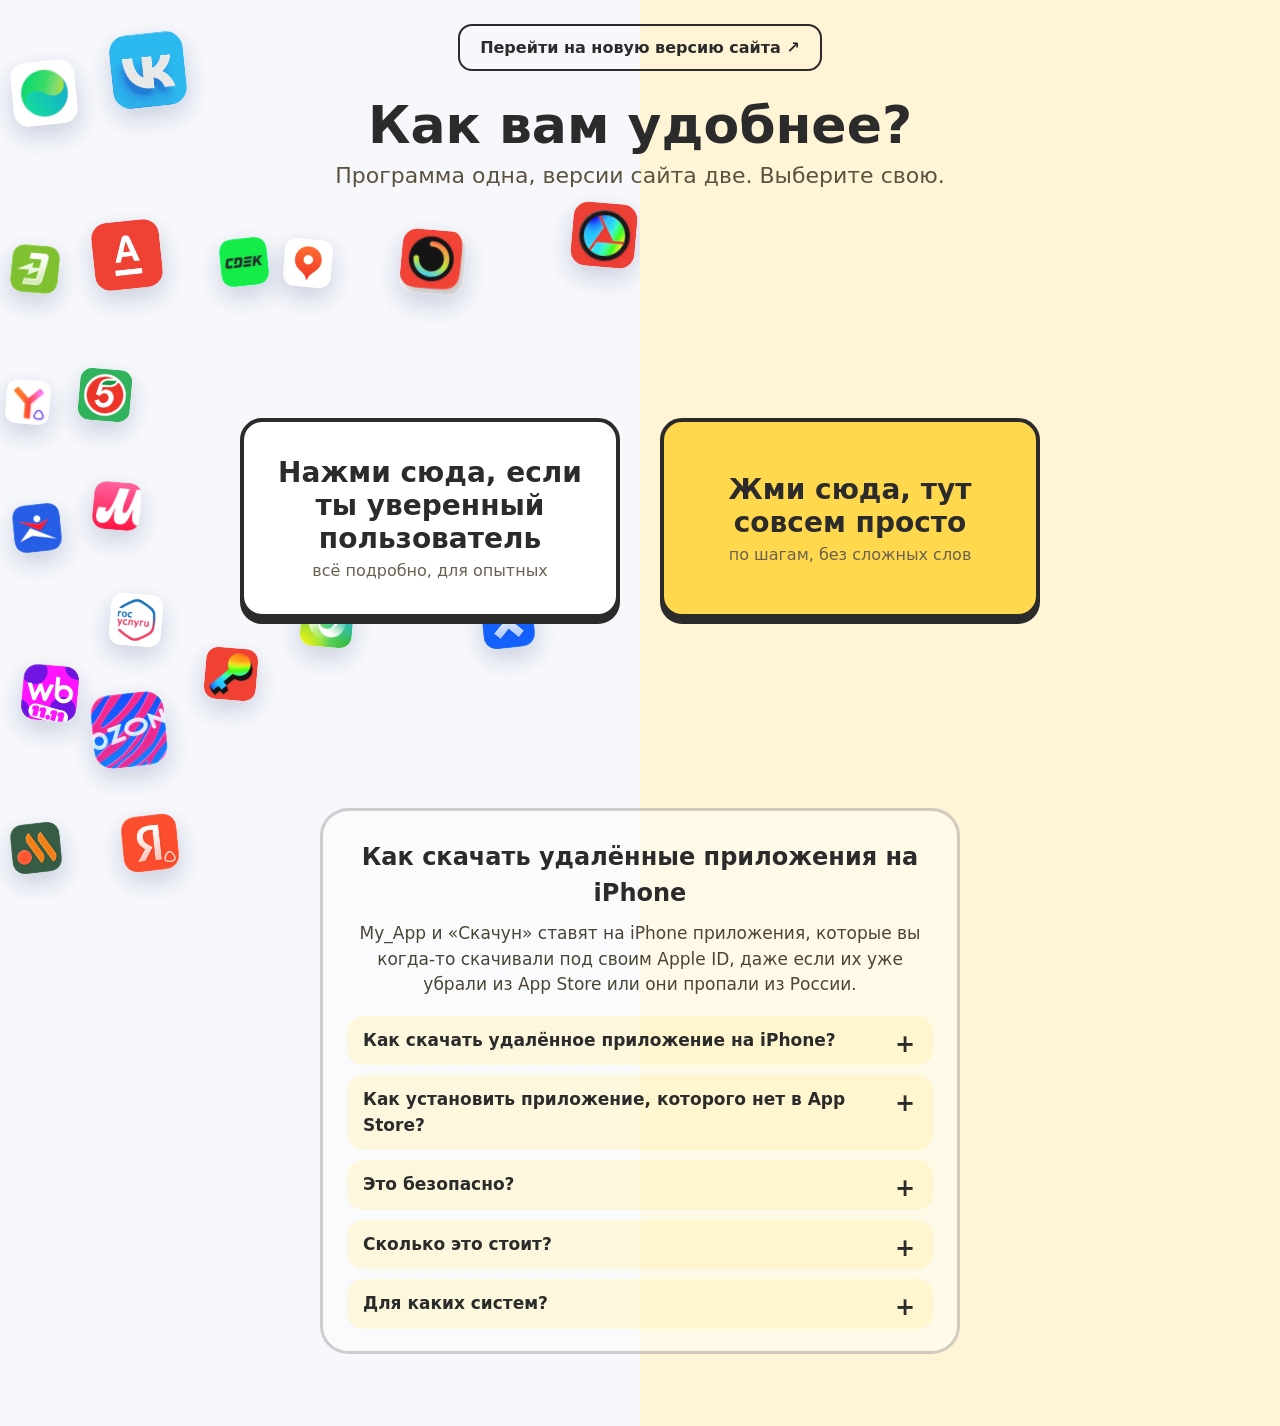
<file: index.html>
<!doctype html>
<html lang="ru">
<head>
  <meta charset="utf-8">
  <meta name="viewport" content="width=device-width, initial-scale=1">
  <title>Как скачать удалённые приложения на iPhone: My_App и Скачун</title><link rel="icon" type="image/png" href="brand-v2.png">
  <link rel="canonical" href="https://zloyklaus.github.io/my-app-site/">
  <meta name="google-site-verification" content="hJFZl_1677f4Jn8jU_tb278IQx1VNny_bzgPY5jXziM" />
  <meta name="description" content="Как скачать и установить на iPhone приложение, которого уже нет в App Store: программа для Windows и Mac берёт его из вашей истории покупок Apple ID.">
  <meta property="og:title" content="Как скачать удалённые приложения на iPhone: My_App и Скачун">
  <meta property="og:image" content="https://zloyklaus.github.io/my-app-site/go/home-v2.jpg">
  
  
  <meta name="theme-color" content="#fff4d6">
  <style>
    :root { color-scheme: light; }
    * { box-sizing: border-box; }
    body { margin: 0; min-height: 100vh; background: #fff4d6; color: #2b2b2b; font-family: "Segoe UI", system-ui, Arial, sans-serif;
           display: flex; flex-direction: column; align-items: center; justify-content: center; padding: 24px 16px; text-align: center; }
    h1 { font-size: clamp(30px, 6vw, 52px); margin: 0 0 8px; }
    p.sub { font-size: clamp(17px, 3vw, 22px); margin: 0 0 40px; color: #5c5240; }
    .choices { display: flex; flex-wrap: wrap; gap: 32px 40px; justify-content: center; align-items: flex-end; }
    .choice { position: relative; padding-top: 190px; }
    .choice a.big { position: relative; z-index: 2; display: block; min-width: 280px; max-width: 380px; text-align: center; padding: 26px 34px; border-radius: 22px; background: #fff; color: #2b2b2b;
                    font-size: clamp(20px, 4vw, 28px); font-weight: 700; text-decoration: none; border: 4px solid #2b2b2b; box-shadow: 0 6px 0 #2b2b2b;
                    transition: transform .15s, box-shadow .15s; }
    .choice a.big:hover, .choice a.big:focus-visible { transform: translateY(3px); box-shadow: 0 3px 0 #2b2b2b; outline: none; }
    .choice.pro { padding-top: 0; }
    @media (max-width: 640px) { p.sub { margin-bottom: 20px; } .choices { gap: 24px; } }
    @media (min-width: 641px) { .choice a.big { display: flex; flex-direction: column; justify-content: center; min-height: 200px; } }
    .choice small { display: block; font-weight: 400; font-size: 16px; color: #6b6150; margin-top: 6px; }
    .choice.easy a.big { background: #ffd84d; }
    /* собачка за кнопкой: выезжает вверх и опирается лапками на её верхний край (рамка обрезает низ, поэтому лапки лежат поверх кнопки) */
    .btnwrap { position: relative; }
    .dogbox { position: absolute; left: 50%; width: 170px; margin-left: -85px; height: 190px; bottom: calc(100% - 26px); overflow: hidden; z-index: 3; pointer-events: none; }
    .dog { position: absolute; left: 0; bottom: 0; width: 170px; transform: translateY(190px); transition: transform .5s cubic-bezier(.2, 1.25, .4, 1); }
    .choice.easy:hover .dog, .choice.easy:focus-within .dog, .choice.easy:active .dog { transform: translateY(0); }
    @media (hover: none) { .choice.easy .dog { transform: translateY(0); } }
    @media (prefers-reduced-motion: reduce) { .dog, .choice a.big { transition: none; } }
    .about { max-width: 640px; margin: 190px auto 48px; padding: 28px 24px 22px; background: rgba(255,255,255,.45); border: 3px solid rgba(43,43,43,.22); border-radius: 28px; text-align: left; font-size: 17px; line-height: 1.5; color: #4a4435; }
    .about h2 { font-size: 24px; margin: 0 0 10px; color: #2b2b2b; text-align: center; }
    .about > p { margin: 0 0 18px; text-align: center; }
    .about details { margin: 10px 0 0; background: rgba(255,238,160,.35); border-radius: 16px; padding: 12px 16px; transition: background .2s; }
    .about details[open] { background: rgba(255,238,160,.7); }
    .about summary { cursor: pointer; font-weight: 700; color: #2b2b2b; list-style: none; position: relative; padding-right: 28px; }
    .about summary::-webkit-details-marker { display: none; }
    .about summary::after { content: "+"; position: absolute; right: 2px; top: -2px; font-size: 24px; font-weight: 800; }
    .about details[open] summary::after { content: "−"; }
    .about details p { margin: 10px 0 2px; }
    @media (max-width: 520px) { .about { margin: 90px 16px 36px; padding: 22px 16px 16px; } }
    /* экран пополам: слева фон «про» версии, справа — простой */
    .floaters { display: none; }
    @media (min-width: 761px) {
      body { background: linear-gradient(90deg, #f6f8fc 50%, #fff4d6 50%); }
      .floaters { display: block; position: fixed; left: 0; top: 0; width: 50%; height: 100%; pointer-events: none; z-index: -1; overflow: hidden; }
      .tile { position: absolute; width: 74px; height: 74px; border-radius: 18px; overflow: hidden; box-shadow: 0 10px 24px rgba(30, 50, 110, .22); animation: floaty 6s ease-in-out infinite; opacity: .92; }
      .tile img { width: 100%; height: 100%; display: block; }
      .tile:nth-child(even) { animation-duration: 7.5s; transform: rotate(-6deg); }
      .tile:nth-child(odd) { transform: rotate(5deg); }
    }
    @media (max-width: 1699px) { .tile.mid { display: none; } }
    @keyframes floaty { 0%, 100% { translate: 0 0; } 50% { translate: 0 -16px; } }
    @media (prefers-reduced-motion: reduce) { .tile { animation: none; } }
    .mobile-browser-hint { display: none; }
    @media (max-width: 767px) {
      .mobile-browser-hint { display: block; flex: none; position: relative; width: 100%; max-width: 420px; margin: -12px auto 24px; padding: 8px 0 13px; }
      .mobile-browser-hint__row { display: flex; align-items: center; gap: 44px; min-height: 62px; text-align: left; }
      .mobile-browser-hint p { flex: 1; margin: 0; font-size: 14px; font-weight: 400; line-height: 1.45; color: #5c5240; }
      .mobile-browser-hint button { position: relative; flex: none; width: 100px; padding: 7px 8px; border: 1px solid rgba(43,43,43,.3); border-radius: 9px; background: rgba(255,255,255,.65); color: #5c5240; font: inherit; font-size: 12px; cursor: pointer; }
      .mobile-browser-hint button::after { content: ''; position: absolute; inset: -14px -12px; pointer-events: none; opacity: 0; background: url("data:image/svg+xml,%3Csvg xmlns='http://www.w3.org/2000/svg' viewBox='0 0 124 60'%3E%3Cg stroke='%23d49a25' stroke-width='2.5' stroke-linecap='round'%3E%3Cpath d='M31 7l-3-4M62 6V1M93 7l3-4M7 24l-5-2M117 24l5-2M31 53l-3 4M62 54v5M93 53l3 4'/%3E%3C/g%3E%3C/svg%3E") center / 100% 100% no-repeat; }
      .mobile-browser-hint button.copy-spark::after { animation: copy-sunshine .65s ease-out; }
      .mobile-browser-hint button:active { transform: translateY(1px); }
      .mobile-browser-hint svg { position: absolute; left: 0; top: 0; width: calc(100% - 110px); height: 100%; overflow: visible; stroke: #2b2b2b; stroke-width: 2.5; stroke-linecap: round; stroke-linejoin: round; pointer-events: none; }
    }
    @keyframes copy-sunshine { 0% { opacity: 0; transform: scale(.82); } 25% { opacity: 1; } 65% { opacity: 1; } 100% { opacity: 0; transform: scale(1.08); } }
    @media (prefers-reduced-motion: reduce) { .mobile-browser-hint button.copy-spark::after { animation: none; } }
  </style>
  <script type="application/ld+json">{"@context": "https://schema.org", "@graph": [{"@type": "SoftwareApplication", "name": "My_App", "applicationCategory": "UtilitiesApplication", "operatingSystem": "Windows 10, Windows 11", "inLanguage": "ru", "url": "https://zloyklaus.github.io/my-app-site/", "description": "Скачивает приложения из вашей истории покупок Apple ID, в том числе удалённые из App Store, и ставит их на iPhone и iPad."}, {"@type": "FAQPage", "mainEntity": [{"@type": "Question", "name": "Как скачать удалённое приложение на iPhone?", "acceptedAnswer": {"@type": "Answer", "text": "Если вы когда-то скачивали приложение под своим Apple ID, оно остаётся в вашей истории покупок, даже если его убрали из App Store. My_App и «Скачун» находят его там, скачивают файл и ставят на iPhone через компьютер."}}, {"@type": "Question", "name": "Как установить приложение, которого нет в App Store?", "acceptedAnswer": {"@type": "Answer", "text": "Подключите iPhone к компьютеру проводом, войдите в программе под своим Apple ID, отметьте нужное приложение и нажмите «Поставить». Работает только с приложениями, которые уже были скачаны под вашим Apple ID."}}, {"@type": "Question", "name": "Это безопасно?", "acceptedAnswer": {"@type": "Answer", "text": "Установка идёт через ваш компьютер под вашим Apple ID, без сторонних магазинов приложений."}}, {"@type": "Question", "name": "Сколько это стоит?", "acceptedAnswer": {"@type": "Answer", "text": "Первое приложение ставится бесплатно. Дальше нужна лицензия, тарифы указаны на странице для опытных пользователей."}}, {"@type": "Question", "name": "Для каких систем?", "acceptedAnswer": {"@type": "Answer", "text": "Для Windows 10 и 11 (программа и «Скачун»), для Mac есть консольная версия."}}]}]}</script>
</head>
<body>
  <a href="https://app.d-yabloko.online/preview/" style="display:inline-block;margin:0 0 24px;padding:12px 20px;border:2px solid currentColor;border-radius:14px;color:inherit;text-decoration:none;font-weight:600">Перейти на новую версию сайта ↗</a>
  <aside class="mobile-browser-hint" aria-label="Откройте сайт на компьютере">
    <div class="mobile-browser-hint__row">
      <p>Скопируй эту ссылку в любой браузер на своём компьютере</p>
      <button type="button" id="copySiteLink">Скопировать</button>
    </div>
    <svg viewBox="0 0 300 90" preserveAspectRatio="none" fill="none" aria-hidden="true" focusable="false"><path d="M3 81C55 76 119 79 179 78S261 80 297 78C280 70 282 38 276 8M266 20L276 8L287 20" /></svg>
  </aside>
  <div class="floaters" aria-hidden="true"><span class="tile mid" style="left:calc((100% - 468px) * 0.8943);top:45.7%;width:56px;height:56px;border-radius:13px;animation-delay:0.0s"><img src="img/apps/avito.png" alt="" width="256" height="256"></span><span class="tile mid" style="left:calc((100% - 388px) * 1.5475);top:72.7%;width:56px;height:56px;border-radius:13px;animation-delay:0.4s"><img src="img/apps/u_ring.png" alt="" width="256" height="256"></span><span class="tile" style="left:3.5%;top:73.9%;width:56px;height:56px;border-radius:13px;animation-delay:0.7s"><img src="img/apps/wb.png" alt="" width="256" height="256"></span><span class="tile mid" style="left:calc((100% - 376px) * 0.9904);top:75.2%;width:44px;height:44px;border-radius:11px;animation-delay:1.1s"><img src="img/apps/telegram.png" alt="" width="256" height="256"></span><span class="tile" style="left:32.1%;top:72.0%;width:52px;height:52px;border-radius:12px;animation-delay:1.5s"><img src="img/apps/u_key.png" alt="" width="256" height="256"></span><span class="tile" style="left:75.3%;top:66.2%;width:52px;height:52px;border-radius:12px;animation-delay:1.9s"><img src="img/apps/cian.png" alt="" width="256" height="256"></span><span class="tile" style="left:47.0%;top:66.1%;width:52px;height:52px;border-radius:12px;animation-delay:2.2s"><img src="img/apps/u_swirl.png" alt="" width="256" height="256"></span><span class="tile" style="left:1.8%;top:6.8%;width:64px;height:64px;border-radius:15px;animation-delay:2.6s"><img src="img/apps/u_yin.png" alt="" width="256" height="256"></span><span class="tile" style="left:89.4%;top:22.6%;width:64px;height:64px;border-radius:15px;animation-delay:3.0s"><img src="img/apps/u_lens.png" alt="" width="256" height="256"></span><span class="tile mid" style="left:calc((100% - 334px) * 0.7648);top:3.4%;width:52px;height:52px;border-radius:12px;animation-delay:0.3s"><img src="img/apps/aviasales.png" alt="" width="256" height="256"></span><span class="tile" style="left:12.3%;top:41.0%;width:52px;height:52px;border-radius:12px;animation-delay:0.7s"><img src="img/apps/pyaterochka.png" alt="" width="256" height="256"></span><span class="tile mid" style="left:calc((100% - 330px) * 0.4225);top:18.2%;width:48px;height:48px;border-radius:12px;animation-delay:1.1s"><img src="img/apps/vkvideo.png" alt="" width="256" height="256"></span><span class="tile" style="left:62.7%;top:25.6%;width:64px;height:64px;border-radius:15px;animation-delay:1.4s"><img src="img/apps/u_ring2.png" alt="" width="256" height="256"></span><span class="tile" style="left:19.0%;top:90.6%;width:56px;height:56px;border-radius:13px;animation-delay:1.8s"><img src="img/apps/yandex.png" alt="" width="256" height="256"></span><span class="tile mid" style="left:calc((100% - 382px) * 0.7348);top:91.2%;width:50px;height:50px;border-radius:12px;animation-delay:2.2s"><img src="img/apps/u_cloud.png" alt="" width="256" height="256"></span><span class="tile mid" style="left:calc((100% - 462px) * 0.5292);top:52.9%;width:50px;height:50px;border-radius:12px;animation-delay:2.5s"><img src="img/apps/max.png" alt="" width="256" height="256"></span><span class="tile" style="left:44.3%;top:26.5%;width:48px;height:48px;border-radius:12px;animation-delay:2.9s"><img src="img/apps/yamaps.png" alt="" width="256" height="256"></span><span class="tile" style="left:2.0%;top:56.0%;width:48px;height:48px;border-radius:12px;animation-delay:0.3s"><img src="img/apps/sportmaster.png" alt="" width="256" height="256"></span><span class="tile" style="left:1.7%;top:27.2%;width:48px;height:48px;border-radius:12px;animation-delay:0.7s"><img src="img/apps/eldorado.png" alt="" width="256" height="256"></span><span class="tile" style="left:1.7%;top:91.4%;width:50px;height:50px;border-radius:12px;animation-delay:1.0s"><img src="img/apps/vit.png" alt="" width="256" height="256"></span><span class="tile mid" style="left:calc((100% - 468px) * 0.5614);top:35.5%;width:56px;height:56px;border-radius:13px;animation-delay:1.4s"><img src="img/apps/whatsapp.png" alt="" width="256" height="256"></span><span class="tile mid" style="left:calc((100% - 400px) * 1.0015);top:89.5%;width:68px;height:68px;border-radius:16px;animation-delay:1.8s"><img src="img/apps/mail.png" alt="" width="256" height="256"></span><span class="tile mid" style="left:calc((100% - 334px) * 0.9982);top:8.5%;width:52px;height:52px;border-radius:12px;animation-delay:2.1s"><img src="img/apps/samokat.png" alt="" width="256" height="256"></span><span class="tile" style="left:17.3%;top:3.7%;width:74px;height:74px;border-radius:18px;animation-delay:2.5s"><img src="img/apps/vk.png" alt="" width="256" height="256"></span><span class="tile" style="left:17.2%;top:66.0%;width:52px;height:52px;border-radius:12px;animation-delay:2.9s"><img src="img/apps/gosuslugi.png" alt="" width="256" height="256"></span><span class="tile" style="left:14.6%;top:24.5%;width:68px;height:68px;border-radius:16px;animation-delay:0.2s"><img src="img/apps/alfa.png" alt="" width="256" height="256"></span><span class="tile mid" style="left:calc((100% - 326px) * 0.5222);top:4.9%;width:44px;height:44px;border-radius:11px;animation-delay:0.6s"><img src="img/apps/gismeteo.png" alt="" width="256" height="256"></span><span class="tile mid" style="left:calc((100% - 470px) * 1.5022);top:30.1%;width:58px;height:58px;border-radius:14px;animation-delay:1.0s"><img src="img/apps/u_rzd.png" alt="" width="256" height="256"></span><span class="tile mid" style="left:calc((100% - 380px) * 0.5343);top:86.0%;width:48px;height:48px;border-radius:12px;animation-delay:1.4s"><img src="img/apps/ali.png" alt="" width="256" height="256"></span><span class="tile mid" style="left:calc((100% - 350px) * 0.8182);top:15.9%;width:68px;height:68px;border-radius:16px;animation-delay:1.7s"><img src="img/apps/mts.png" alt="" width="256" height="256"></span><span class="tile mid" style="left:calc((100% - 402px) * 0.8092);top:78.2%;width:70px;height:70px;border-radius:17px;animation-delay:2.1s"><img src="img/apps/u_wave.png" alt="" width="256" height="256"></span><span class="tile" style="left:14.4%;top:77.0%;width:74px;height:74px;border-radius:18px;animation-delay:2.5s"><img src="img/apps/ozon.png" alt="" width="256" height="256"></span><span class="tile" style="left:14.5%;top:53.5%;width:48px;height:48px;border-radius:12px;animation-delay:2.8s"><img src="img/apps/mvideo.png" alt="" width="256" height="256"></span><span class="tile mid" style="left:calc((100% - 480px) * 0.7784);top:55.5%;width:68px;height:68px;border-radius:16px;animation-delay:0.2s"><img src="img/apps/sber.png" alt="" width="256" height="256"></span><span class="tile" style="left:0.9%;top:42.2%;width:44px;height:44px;border-radius:11px;animation-delay:0.6s"><img src="img/apps/dzen.png" alt="" width="256" height="256"></span><span class="tile mid" style="left:calc((100% - 338px) * 0.6245);top:13.7%;width:56px;height:56px;border-radius:13px;animation-delay:0.9s"><img src="img/apps/tbank.png" alt="" width="256" height="256"></span><span class="tile mid" style="left:calc((100% - 474px) * 0.9725);top:34.1%;width:62px;height:62px;border-radius:15px;animation-delay:1.3s"><img src="img/apps/ok.png" alt="" width="256" height="256"></span><span class="tile mid" style="left:calc((100% - 456px) * 1.1073);top:64.3%;width:44px;height:44px;border-radius:11px;animation-delay:1.7s"><img src="img/apps/kinopoisk.png" alt="" width="256" height="256"></span><span class="tile mid" style="left:calc((100% - 486px) * 0.6800);top:43.6%;width:74px;height:74px;border-radius:18px;animation-delay:2.1s"><img src="img/apps/magnit.png" alt="" width="256" height="256"></span><span class="tile" style="left:34.3%;top:26.4%;width:48px;height:48px;border-radius:12px;animation-delay:2.4s"><img src="img/apps/cdek.png" alt="" width="256" height="256"></span><span class="tile mid" style="left:calc((100% - 456px) * 0.9988);top:55.3%;width:44px;height:44px;border-radius:11px;animation-delay:2.8s"><img src="img/apps/2gis.png" alt="" width="256" height="256"></span></div>
  <h1>Как вам удобнее?</h1>
  <p class="sub">Программа одна, версии сайта две. Выберите свою.</p>
  <div class="choices">
    <div class="choice pro">
      <a class="big" href="pro.html">Нажми сюда, если ты уверенный пользователь<small>всё подробно, для опытных</small></a>
    </div>
    <div class="choice easy">
      <div class="btnwrap">
        <div class="dogbox"><img class="dog" src="img/dog.png" alt="" width="170"></div>
        <a class="big" href="prosto.html">Жми сюда, тут совсем просто<small>по шагам, без сложных слов</small></a>
      </div>
    </div>
  </div>
  <section class="about"><h2>Как скачать удалённые приложения на iPhone</h2><p>My_App и «Скачун» ставят на iPhone приложения, которые вы когда-то скачивали под своим Apple ID, даже если их уже убрали из App Store или они пропали из России.</p><details><summary>Как скачать удалённое приложение на iPhone?</summary><p>Если вы когда-то скачивали приложение под своим Apple ID, оно остаётся в вашей истории покупок, даже если его убрали из App Store. My_App и «Скачун» находят его там, скачивают файл и ставят на iPhone через компьютер.</p></details><details><summary>Как установить приложение, которого нет в App Store?</summary><p>Подключите iPhone к компьютеру проводом, войдите в программе под своим Apple ID, отметьте нужное приложение и нажмите «Поставить». Работает только с приложениями, которые уже были скачаны под вашим Apple ID.</p></details><details><summary>Это безопасно?</summary><p>Установка идёт через ваш компьютер под вашим Apple ID, без сторонних магазинов приложений.</p></details><details><summary>Сколько это стоит?</summary><p>Первое приложение ставится бесплатно. Дальше нужна лицензия, тарифы указаны на странице для опытных пользователей.</p></details><details><summary>Для каких систем?</summary><p>Для Windows 10 и 11 (программа и «Скачун»), для Mac есть консольная версия.</p></details></section>
  <script>
    document.getElementById('copySiteLink').addEventListener('click', async function () {
      var button = this;
      var link = location.href;
      try {
        if (navigator.clipboard && window.isSecureContext) {
          await navigator.clipboard.writeText(link);
        } else {
          var field = document.createElement('textarea');
          field.value = link;
          field.style.cssText = 'position:fixed;top:0;left:0;opacity:0;font-size:16px';
          document.body.appendChild(field);
          try {
            field.focus(); field.select(); field.setSelectionRange(0, field.value.length);
            if (!document.execCommand('copy')) throw new Error('copy failed');
          } finally { field.remove(); button.focus(); }
        }
        button.removeAttribute('aria-label');
        button.textContent = 'Скопировано';
        button.classList.remove('copy-spark');
        void button.offsetWidth;
        button.classList.add('copy-spark');
        clearTimeout(button.copyTimer);
        button.copyTimer = setTimeout(function () { button.textContent = 'Скопировать'; button.classList.remove('copy-spark'); }, 2500);
      } catch (error) {
        button.textContent = 'Повторить';
        button.setAttribute('aria-label', 'Не удалось скопировать ссылку. Повторить копирование');
      }
    });
    // Старые ссылки (из программы и приглашения друзей) вели на главную: тарифы и ?ref= теперь на pro.html
    if (location.hash === '#pricing' || /[?&]ref=/.test(location.search) || /[?&]promo=/.test(location.search)) {
      location.replace('pro.html' + location.search + location.hash);
    }
  </script>
</body>
</html>
</file>
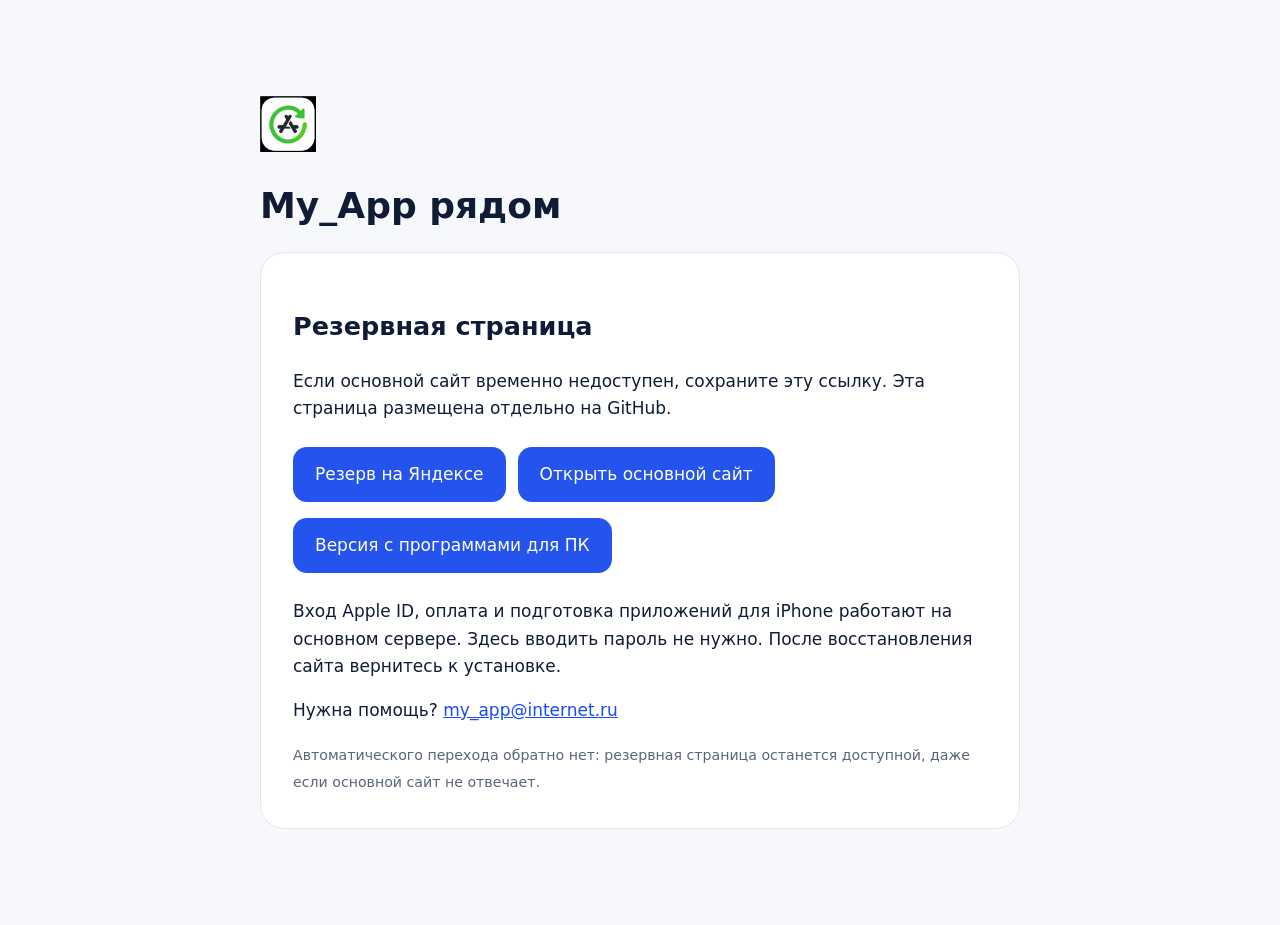
<file: reserve/index.html>
<!doctype html><html lang="ru"><head><meta charset="utf-8"><meta name="viewport" content="width=device-width,initial-scale=1"><title>My_App — резервная страница</title><link rel="icon" href="../favicon.svg"><style>body{font:17px/1.6 system-ui,sans-serif;color:#101c36;background:#f7f8fc;margin:0}main{max-width:760px;margin:8vh auto;padding:24px}article{background:white;padding:32px;border:1px solid #e0e5f0;border-radius:24px}h1{line-height:1.2;font-size:36px}a{color:#164bff}.button{display:inline-block;padding:14px 22px;background:#2454ed;color:white;border-radius:14px;text-decoration:none;margin:8px 12px 8px 0}small{color:#59657b}img{width:56px;height:56px}</style></head><body><main><img src="../brand-v2.png" alt="My_App"><h1>My_App рядом</h1><article><h2>Резервная страница</h2><p>Если основной сайт временно недоступен, сохраните эту ссылку. Эта страница размещена отдельно на GitHub.</p><a class="button" href="https://app-reserve.d-yabloko.online/">Резерв на Яндексе</a><a class="button" href="https://app.d-yabloko.online/">Открыть основной сайт</a><a class="button" href="../">Версия с программами для ПК</a><p>Вход Apple ID, оплата и подготовка приложений для iPhone работают на основном сервере. Здесь вводить пароль не нужно. После восстановления сайта вернитесь к установке.</p><p>Нужна помощь? <a href="mailto:my_app@internet.ru">my_app@internet.ru</a></p><small>Автоматического перехода обратно нет: резервная страница останется доступной, даже если основной сайт не отвечает.</small></article></main></body></html>
</file>
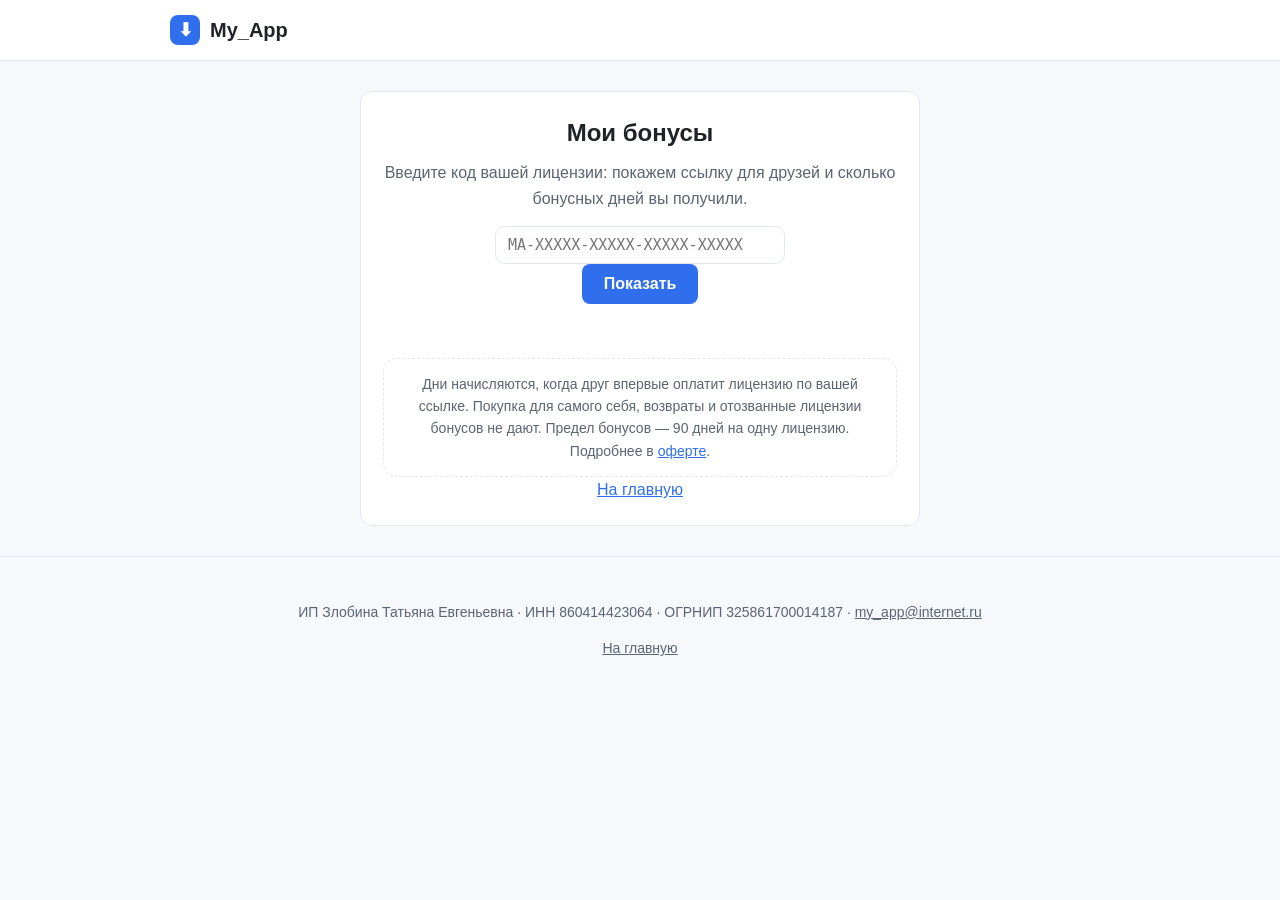
<file: bonus.html>
<!doctype html>
<html lang="ru">
<head>
  <meta charset="utf-8">
  <meta name="viewport" content="width=device-width, initial-scale=1">
  <meta name="robots" content="noindex">
  <meta name="referrer" content="no-referrer">
  <title>Мои бонусы: My_App</title>
  <link rel="icon" href="favicon.svg" type="image/svg+xml">
  <link rel="icon" href="favicon.ico" sizes="any">
  <meta name="theme-color" content="#2f6fed">
  <link rel="stylesheet" href="style.css?v=20261020">
</head>
<body>
  <header class="top"><div class="wrap"><a class="logo" href="pro.html"><span class="mark">⬇</span> My_App</a></div></header>
  <main class="wrap">
    <div class="card center-card">
      <h2 style="margin:0 0 8px">Мои бонусы</h2>
      <p>Введите код вашей лицензии: покажем ссылку для друзей и сколько бонусных дней вы получили.</p>
      <p class="extend" style="margin-top:14px"><input id="code" placeholder="MA-XXXXX-XXXXX-XXXXX-XXXXX" autocomplete="off" spellcheck="false"></p>
      <p><button class="btn" id="go">Показать</button></p>
      <div class="msg" id="msg"></div>
      <div id="result" hidden>
        <p>Ваша ссылка для друзей:</p>
        <div class="code" id="link" style="font-size:15px"></div>
        <p><button class="btn" id="copy">Скопировать ссылку</button></p>
        <p id="stats" class="notice"></p>
      </div>
      <p class="notice" style="margin-top:16px">Дни начисляются, когда друг впервые оплатит лицензию по вашей ссылке. Покупка для самого себя, возвраты и отозванные лицензии бонусов не дают.
        Предел бонусов — <span id="cap">90</span> дней на одну лицензию. Подробнее в <a href="offer.html">оферте</a>.</p>
      <p><a href="pro.html">На главную</a></p>
    </div>
  </main>
  <footer><div class="wrap">
      <p>ИП Злобина Татьяна Евгеньевна · ИНН 860414423064 · ОГРНИП 325861700014187 · <a href="mailto:my_app@internet.ru">my_app@internet.ru</a></p><a href="pro.html">На главную</a></div></footer>
  <script src="config.js?v=release215-152"></script>
  <script src="stats.js?v=1" defer></script>
  <script>
    (function () {
      var cfg = window.MY_APP;
      var $ = function (id) { return document.getElementById(id); };
      $("cap").textContent = cfg.referral.capDays;
      function say(t, err) { $("msg").textContent = t; $("msg").className = "msg" + (err ? " error" : ""); }

      $("go").addEventListener("click", function () {
        var code = $("code").value.toUpperCase().replace(/\s+/g, "");
        if (!/^MA-[A-Z0-9]{5}(-[A-Z0-9]{5}){3}$/.test(code)) { say("Проверьте код: он выглядит как MA-XXXXX-XXXXX-XXXXX-XXXXX.", true); return; }
        $("go").disabled = true; say("Загружаем…"); $("result").hidden = true;
        fetch(cfg.licenseUrl, { method: "POST", headers: { "content-type": "application/json" }, body: JSON.stringify({ action: "referral", code: code }) })
          .then(function (r) { return r.json().then(function (d) { return { ok: r.ok, data: d }; }); })
          .then(function (res) {
            $("go").disabled = false;
            if (!res.ok) {
              var map = { invalid_code: "Такой код не найден.", revoked: "Лицензия отозвана: бонусы недоступны.", bad_request: "Неверный формат кода." };
              say(map[res.data && res.data.error] || "Не удалось получить данные. Попробуйте позже.", true);
              return;
            }
            var d = res.data, base = window.location.href.replace(/bonus\.html.*$/, "");
            $("link").textContent = base + "?ref=" + d.ref_code + "#pricing";
            $("stats").textContent = "Друзей оплатили: " + d.invited + ". Бонусных дней получено: " + d.bonus_days + " из " + d.bonus_cap + ". Лицензия действует до " + d.expires + ".";
            $("result").hidden = false; say("");
          })
          .catch(function () { $("go").disabled = false; say("Нет связи с сервером. Проверьте интернет.", true); });
      });

      $("copy").addEventListener("click", function () {
        var text = $("link").textContent;
        if (navigator.clipboard) navigator.clipboard.writeText(text).then(function () { say("Ссылка скопирована."); });
      });
    })();
  </script>
</body>
</html>
</file>
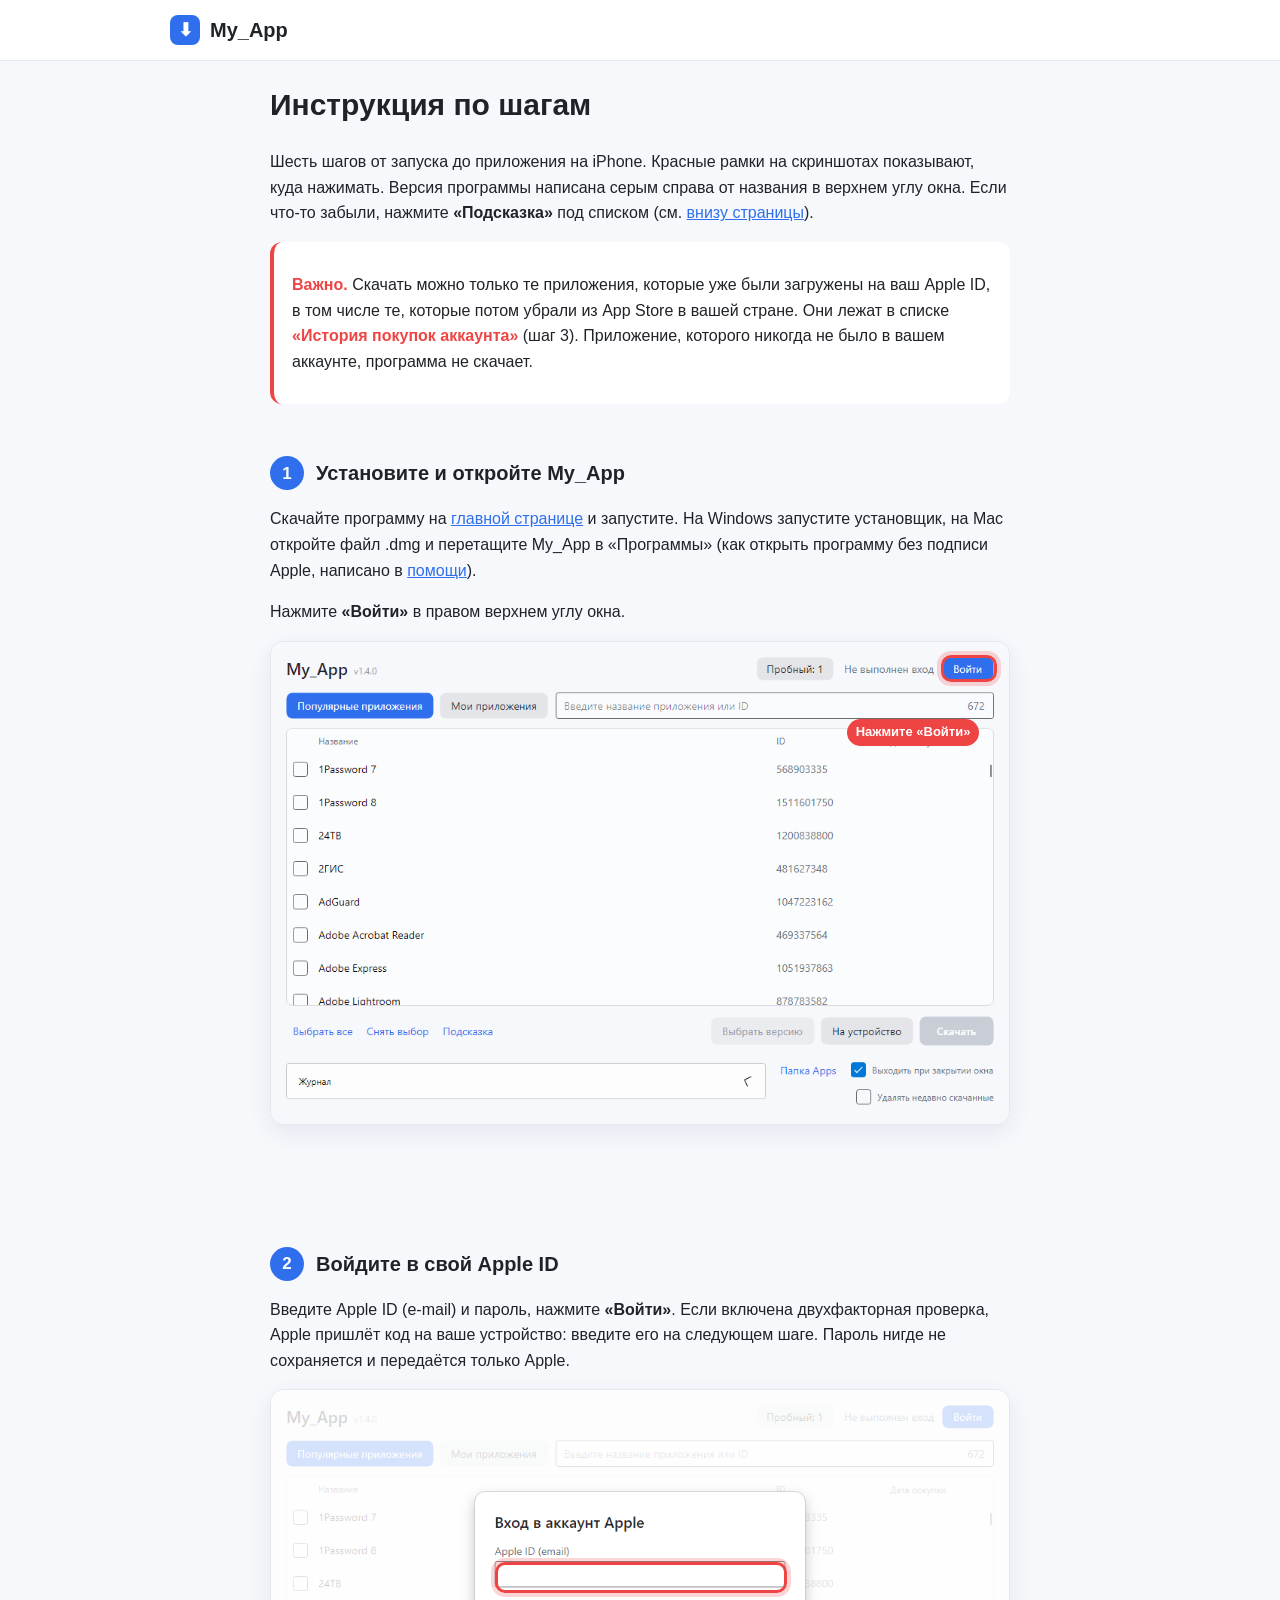
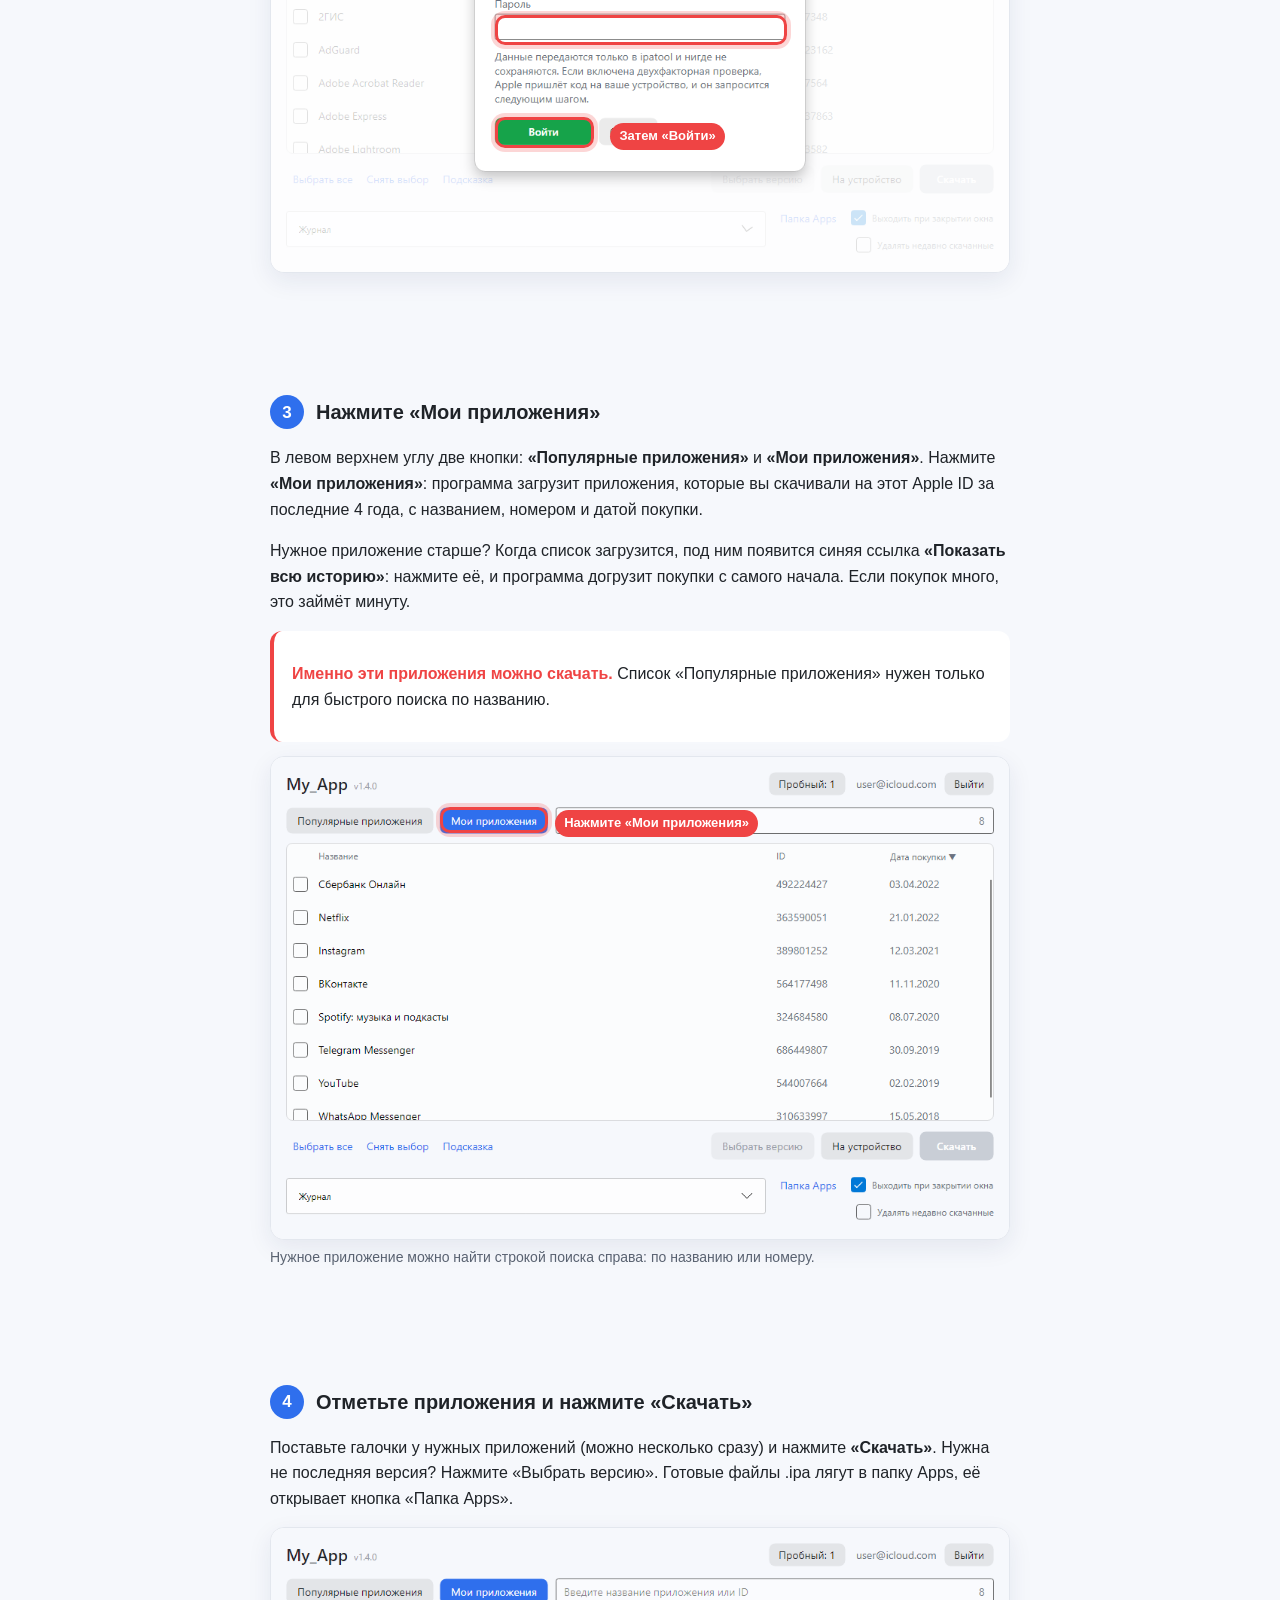
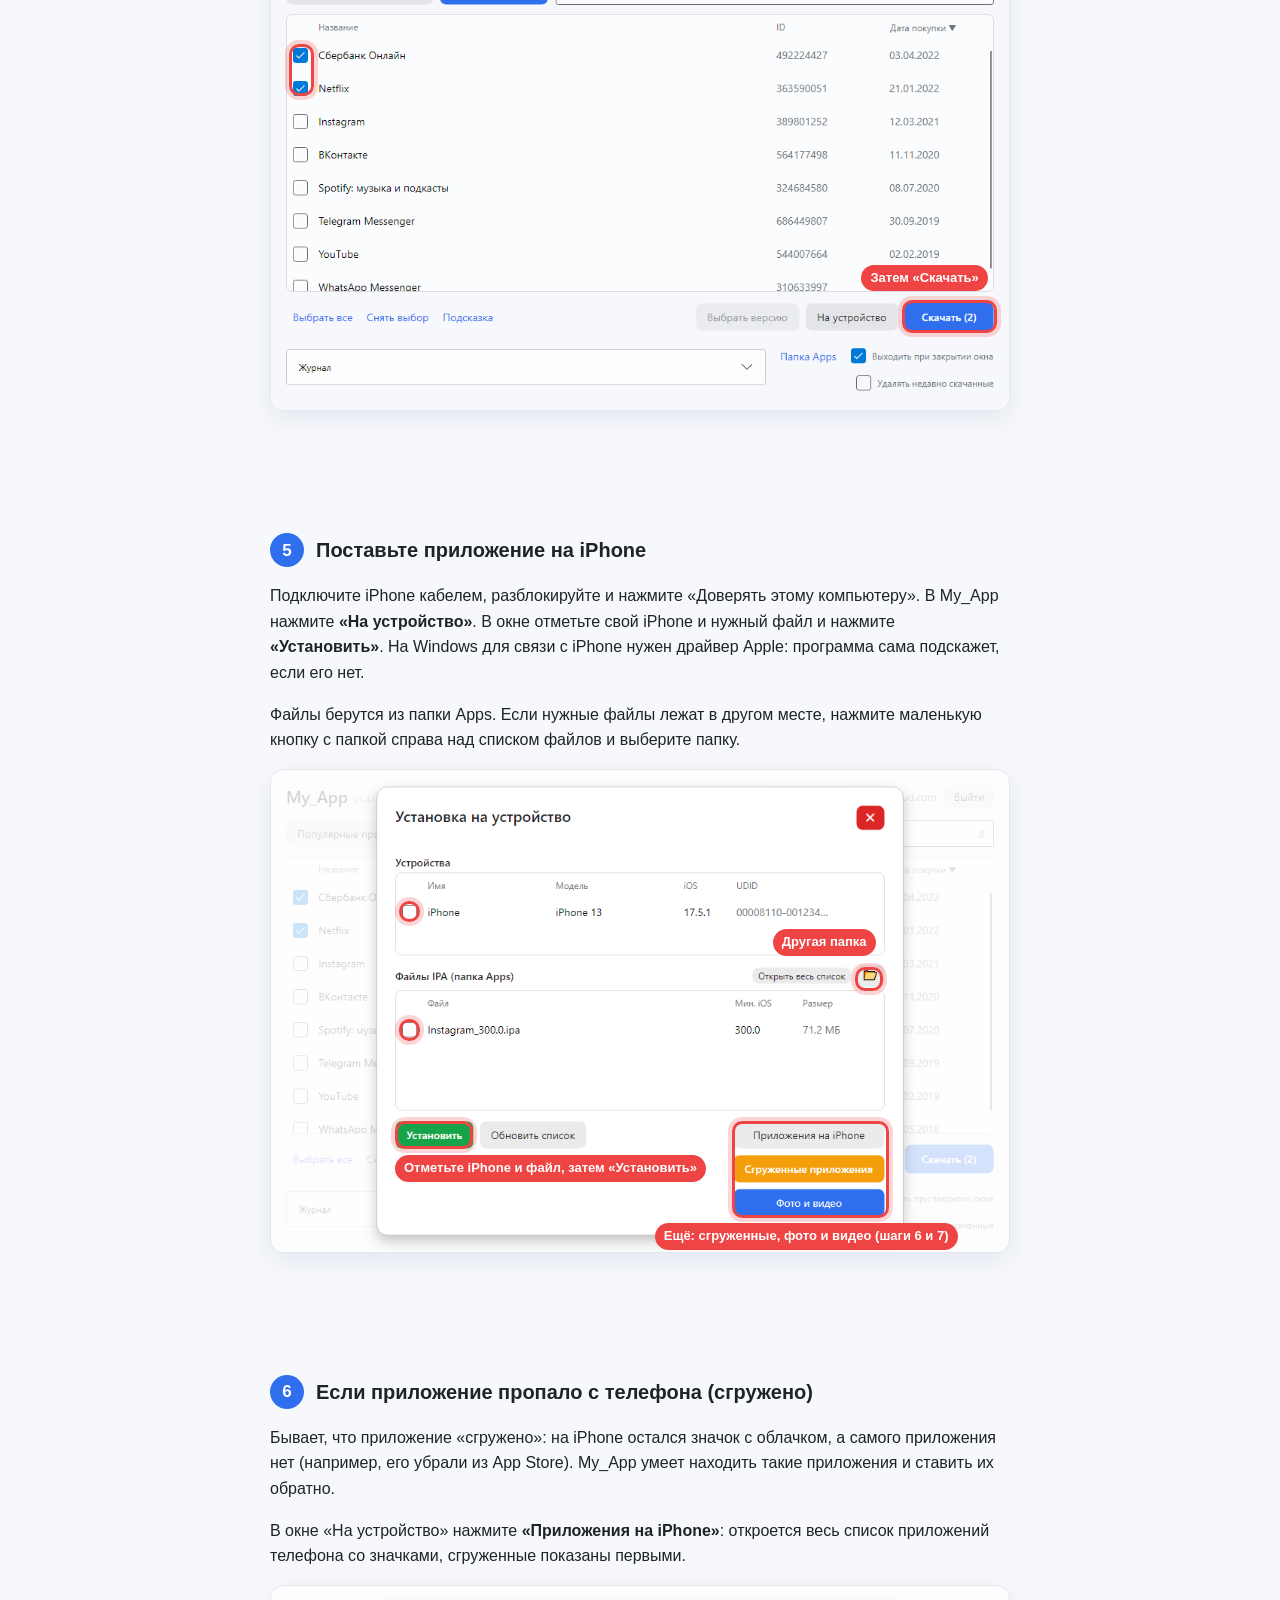
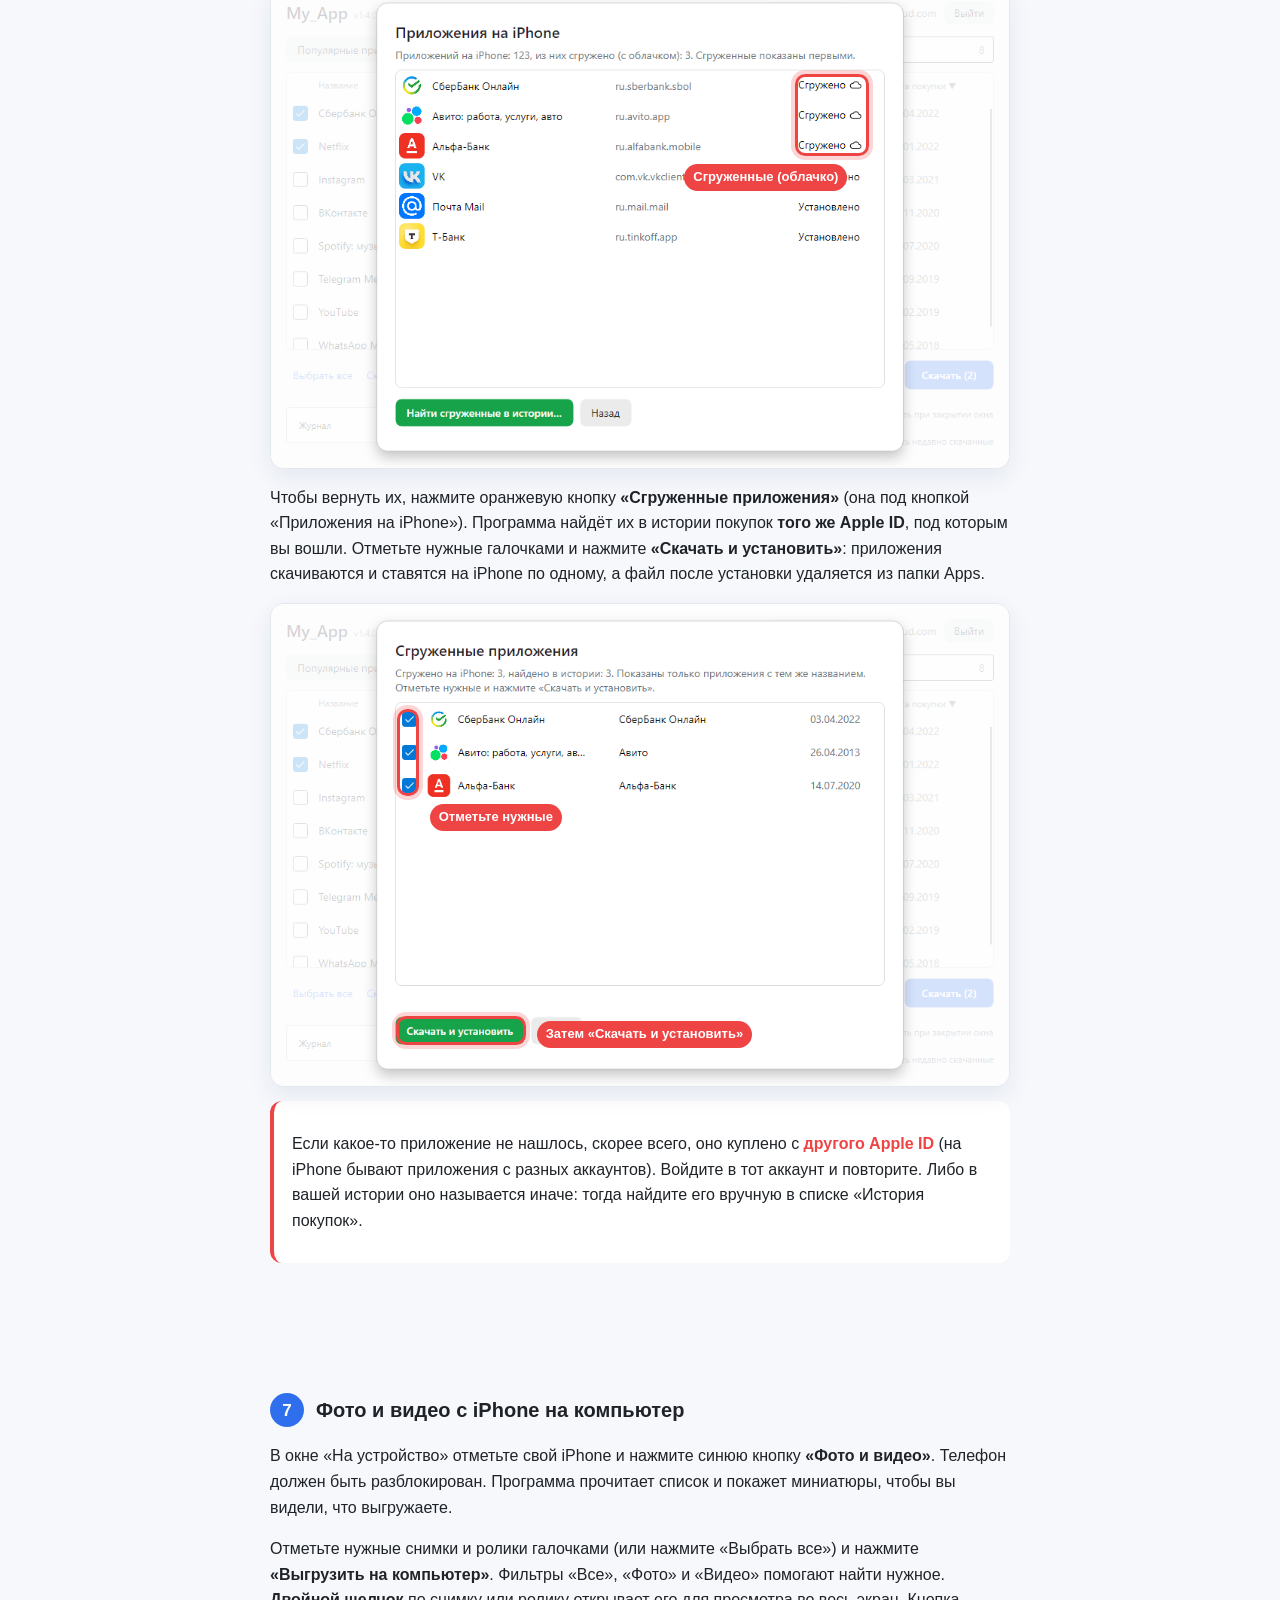
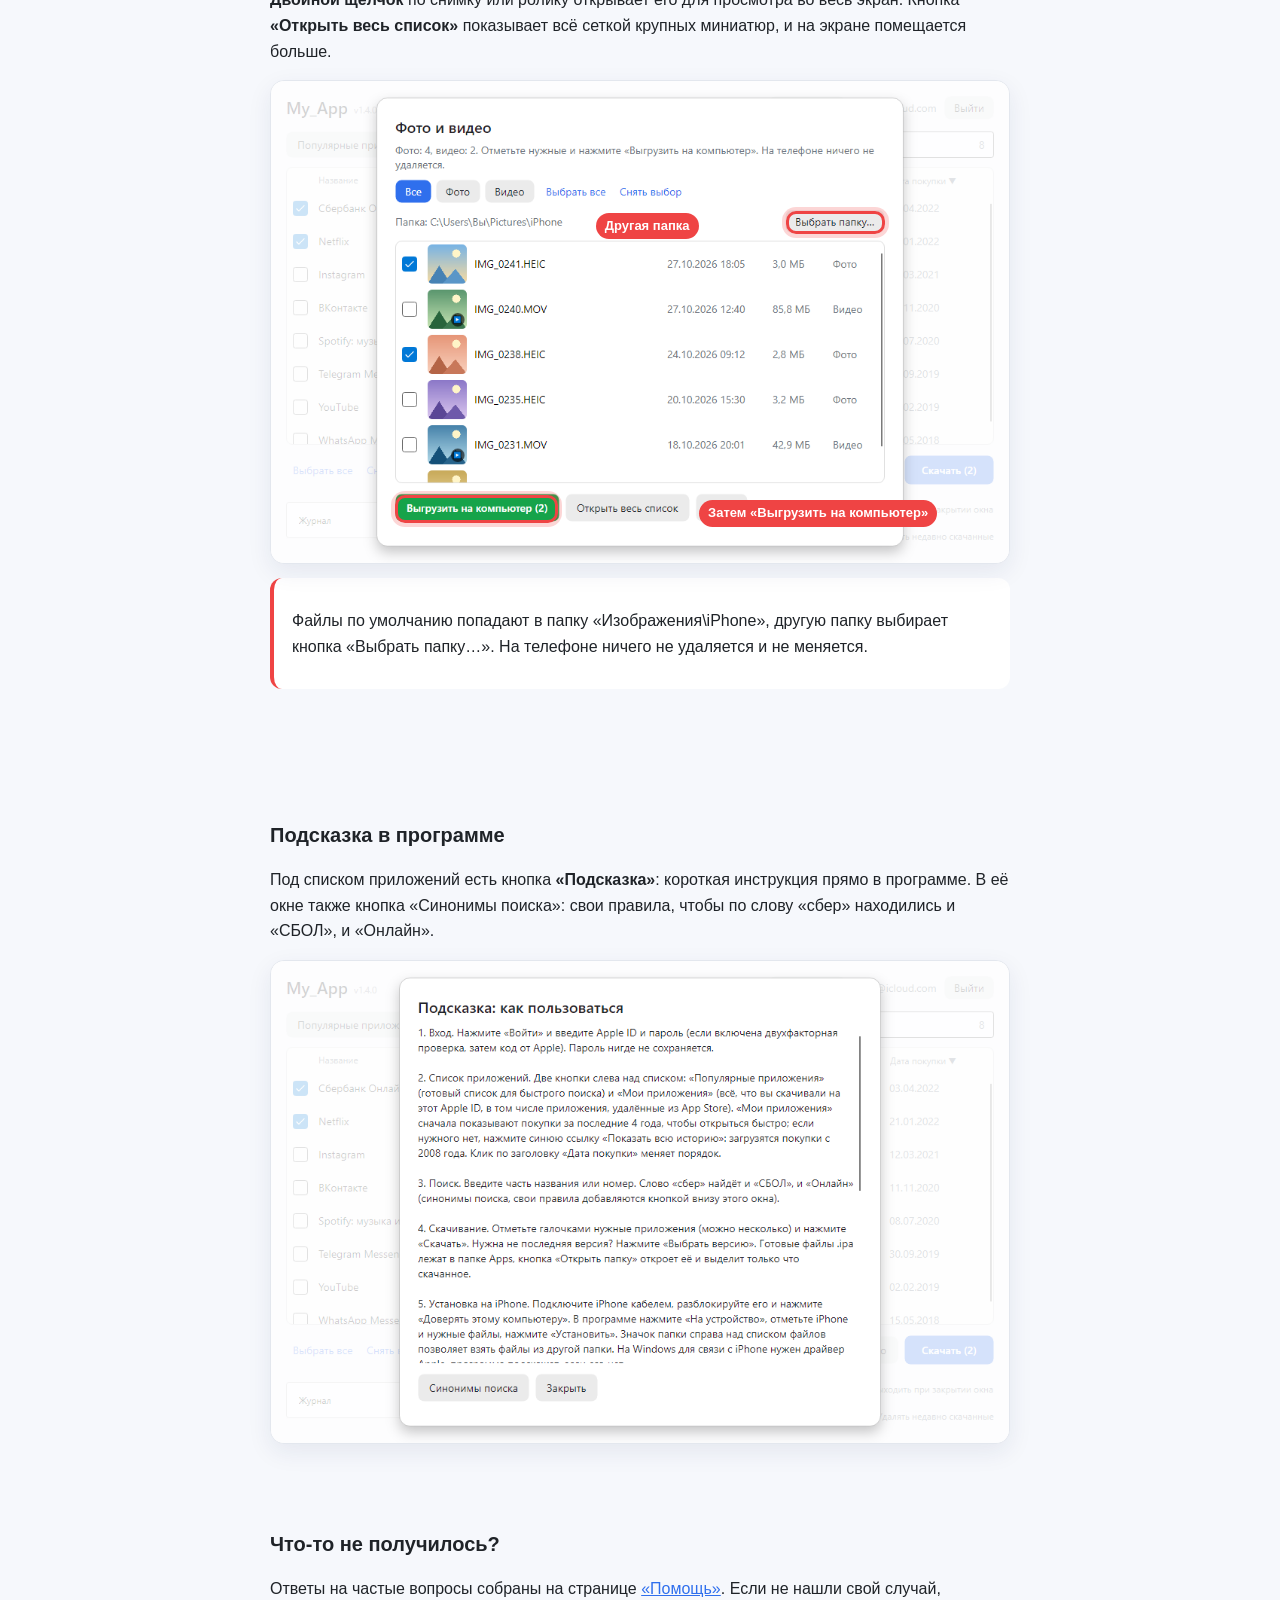
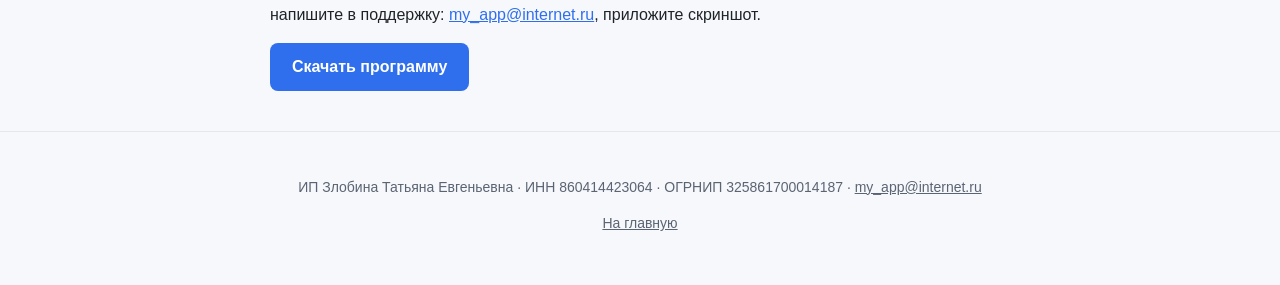
<file: guide.html>
<!doctype html>
<html lang="ru">
<head>
  <meta charset="utf-8">
  <meta name="viewport" content="width=device-width, initial-scale=1">
  <title>Как скачать приложение из Apple ID и поставить на iPhone: инструкция</title>
  <link rel="canonical" href="https://zloyklaus.github.io/my-app-site/guide.html">
  <meta name="description" content="Пошаговая инструкция со скриншотами: как скачать приложение из своей истории покупок Apple ID, в том числе удалённое из App Store, и установить на iPhone.">
  <meta property="og:type" content="website">
  <meta property="og:site_name" content="My_App">
  <meta property="og:locale" content="ru_RU">
  <meta property="og:title" content="Как скачать приложение из Apple ID и поставить на iPhone: инструкция">
  <meta property="og:description" content="Вход в Apple ID, история покупок, скачивание и установка на iPhone: по шагам и со скриншотами.">
  <meta property="og:url" content="https://zloyklaus.github.io/my-app-site/guide.html">
  <meta property="og:image" content="https://zloyklaus.github.io/my-app-site/og-image.png">
  <meta property="og:image:width" content="1200">
  <meta property="og:image:height" content="630">
  <meta name="twitter:card" content="summary_large_image">
  <meta name="twitter:image" content="https://zloyklaus.github.io/my-app-site/og-image.png">
  <link rel="icon" href="favicon.svg" type="image/svg+xml">
  <link rel="icon" href="favicon.ico" sizes="any">
  <meta name="theme-color" content="#2f6fed">
  <link rel="stylesheet" href="style.css?v=20261020">
  <style>
    .guide-step { margin: 0 0 40px; }
    .guide-step h2 { display: flex; align-items: center; gap: 12px; margin: 0 0 10px; }
    .guide-step .num { flex: none; width: 34px; height: 34px; border-radius: 50%; background: var(--accent); color: #fff; display: inline-flex; align-items: center; justify-content: center; font-size: 17px; font-weight: 700; }
    .shot { position: relative; margin: 14px 0 6px; border: 1px solid var(--line); border-radius: 14px; overflow: hidden; background: var(--card); box-shadow: 0 8px 24px rgba(20, 40, 90, .08); }
    .shot img { display: block; width: 100%; height: auto; }
    .mark-box { position: absolute; border: 3px solid #ef4444; border-radius: 10px; box-shadow: 0 0 0 4px rgba(239, 68, 68, .22); animation: pulse 1.8s ease-in-out infinite; pointer-events: none; }
    .mark-label { position: absolute; background: #ef4444; color: #fff; font-size: 13px; font-weight: 600; padding: 3px 9px; border-radius: 999px; white-space: nowrap; pointer-events: none; }
    @keyframes pulse { 0%, 100% { box-shadow: 0 0 0 3px rgba(239, 68, 68, .22); } 50% { box-shadow: 0 0 0 9px rgba(239, 68, 68, .08); } }
    @media (prefers-reduced-motion: reduce) { .mark-box { animation: none; } }
    .important { border-left: 4px solid #ef4444; background: var(--card); border-radius: 12px; padding: 14px 18px; margin: 14px 0; }
    .important b { color: #ef4444; }
    .caption { font-size: 14px; color: var(--muted); margin: 4px 0 0; }
    @media (max-width: 560px) { .mark-label { font-size: 11px; padding: 2px 7px; } }
  </style>
</head>
<body>
  <header class="top"><div class="wrap"><a class="logo" href="pro.html"><span class="mark">⬇</span> My_App</a></div></header>
  <main class="wrap doc">

    <h1>Инструкция по шагам</h1>
    <p>Шесть шагов от запуска до приложения на iPhone. Красные рамки на скриншотах показывают, куда нажимать. Версия программы написана серым справа от названия в верхнем углу окна. Если что-то забыли, нажмите <b>«Подсказка»</b> под списком (см. <a href="#help">внизу страницы</a>).</p>

    <div class="important">
      <p><b>Важно.</b> Скачать можно только те приложения, которые уже были загружены на ваш Apple ID, в том числе те, которые потом убрали из App Store
        в вашей стране. Они лежат в списке <b>«История покупок аккаунта»</b> (шаг 3). Приложение, которого никогда не было в вашем аккаунте, программа не скачает.</p>
    </div>

    <section class="guide-step" id="step1">
      <h2><span class="num">1</span> Установите и откройте My_App</h2>
      <p>Скачайте программу на <a href="pro.html#download">главной странице</a> и запустите. На Windows запустите установщик, на Mac откройте файл .dmg и перетащите
        My_App в «Программы» (как открыть программу без подписи Apple, написано в <a href="help.html#mac">помощи</a>).</p>
      <p>Нажмите <b>«Войти»</b> в правом верхнем углу окна.</p>
      <div class="shot">
        <img src="img/guide/g1_main.png" alt="Главное окно My_App, кнопка «Войти» в правом верхнем углу" width="980" height="640" loading="lazy">
        <span class="mark-box" style="left:90.8%;top:2.7%;width:7.6%;height:5.6%"></span>
        <span class="mark-label" style="left:78%;top:16%">Нажмите «Войти»</span>
      </div>
    </section>

    <section class="guide-step" id="step2">
      <h2><span class="num">2</span> Войдите в свой Apple ID</h2>
      <p>Введите Apple ID (e-mail) и пароль, нажмите <b>«Войти»</b>. Если включена двухфакторная проверка, Apple пришлёт код на ваше устройство: введите его
        на следующем шаге. Пароль нигде не сохраняется и передаётся только Apple.</p>
      <div class="shot">
        <img src="img/guide/g2_login.png" alt="Окно входа в аккаунт Apple: поля Apple ID и пароль, кнопка «Войти»" width="980" height="640" loading="lazy">
        <span class="mark-box" style="left:30.3%;top:35.6%;width:39.6%;height:6.4%"></span>
        <span class="mark-box" style="left:30.3%;top:46.5%;width:39.6%;height:6.4%"></span>
        <span class="mark-box" style="left:30.3%;top:67.8%;width:13.4%;height:6.4%"></span>
        <span class="mark-label" style="left:46%;top:69%">Затем «Войти»</span>
      </div>
    </section>

    <section class="guide-step" id="step3">
      <h2><span class="num">3</span> Нажмите «Мои приложения»</h2>
      <p>В левом верхнем углу две кнопки: <b>«Популярные приложения»</b> и <b>«Мои приложения»</b>. Нажмите <b>«Мои приложения»</b>: программа загрузит приложения, которые вы
        скачивали на этот Apple ID за последние 4 года, с названием, номером и датой покупки.</p>
      <p>Нужное приложение старше? Когда список загрузится, под ним появится синяя ссылка <b>«Показать всю историю»</b>: нажмите её, и программа догрузит покупки с самого начала.
        Если покупок много, это займёт минуту.</p>
      <div class="important">
        <p><b>Именно эти приложения можно скачать.</b> Список «Популярные приложения» нужен только для быстрого поиска по названию.</p>
      </div>
      <div class="shot">
        <img src="img/guide/g3_history.png" alt="Нажата кнопка «Мои приложения»: список приложений аккаунта с датами покупки" width="980" height="640" loading="lazy">
        <span class="mark-box" style="left:22.9%;top:10.4%;width:14.7%;height:5.4%"></span>
        <span class="mark-label" style="left:38.5%;top:11%">Нажмите «Мои приложения»</span>
      </div>
      <p class="caption">Нужное приложение можно найти строкой поиска справа: по названию или номеру.</p>
    </section>

    <section class="guide-step" id="step4">
      <h2><span class="num">4</span> Отметьте приложения и нажмите «Скачать»</h2>
      <p>Поставьте галочки у нужных приложений (можно несколько сразу) и нажмите <b>«Скачать»</b>. Нужна не последняя версия? Нажмите «Выбрать версию».
        Готовые файлы .ipa лягут в папку Apps, её открывает кнопка «Папка Apps».</p>
      <div class="shot">
        <img src="img/guide/g4_selected.png" alt="Отмечены два приложения, кнопка «Скачать (2)» активна" width="980" height="640" loading="lazy">
        <span class="mark-box" style="left:2.4%;top:24%;width:3.4%;height:10.8%"></span>
        <span class="mark-box" style="left:85.5%;top:77.2%;width:12.9%;height:6.8%"></span>
        <span class="mark-label" style="left:80%;top:69.8%">Затем «Скачать»</span>
      </div>
    </section>

    <section class="guide-step" id="step5">
      <h2><span class="num">5</span> Поставьте приложение на iPhone</h2>
      <p>Подключите iPhone кабелем, разблокируйте и нажмите «Доверять этому компьютеру». В My_App нажмите <b>«На устройство»</b>. В окне отметьте
        свой iPhone и нужный файл и нажмите <b>«Установить»</b>. На Windows для связи с iPhone нужен драйвер Apple: программа сама подскажет, если его нет.</p>
      <p>Файлы берутся из папки Apps. Если нужные файлы лежат в другом месте, нажмите маленькую кнопку с папкой справа над списком файлов и выберите папку.</p>
      <div class="shot">
        <img src="img/guide/g5_install.png" alt="Окно установки на устройство: список устройств и файлов, кнопка «Установить»" width="980" height="640" loading="lazy">
        <span class="mark-box" style="left:17.4%;top:27.2%;width:2.8%;height:4.4%"></span>
        <span class="mark-box" style="left:17.4%;top:51.8%;width:2.8%;height:4.4%"></span>
        <span class="mark-box" style="left:16.8%;top:72.8%;width:10.6%;height:5.8%"></span>
        <span class="mark-box" style="left:79.2%;top:41%;width:3.7%;height:4.8%"></span>
        <span class="mark-box" style="left:62.4%;top:72.8%;width:21.3%;height:20.2%"></span>
        <span class="mark-label" style="left:16.8%;top:80%">Отметьте iPhone и файл, затем «Установить»</span>
        <span class="mark-label" style="left:68%;top:33%">Другая папка</span>
        <span class="mark-label" style="left:52%;top:94%">Ещё: сгруженные, фото и видео (шаги 6 и 7)</span>
      </div>
    </section>

    <section class="guide-step" id="step6">
      <h2><span class="num">6</span> Если приложение пропало с телефона (сгружено)</h2>
      <p>Бывает, что приложение «сгружено»: на iPhone остался значок с облачком, а самого приложения нет (например, его убрали из App Store). My_App умеет находить такие
        приложения и ставить их обратно.</p>
      <p>В окне «На устройство» нажмите <b>«Приложения на iPhone»</b>: откроется весь список приложений телефона со значками, сгруженные показаны первыми.</p>
      <div class="shot">
        <img src="img/guide/g6_phoneapps.png" alt="Список приложений на iPhone со значками: сгруженные с облачком показаны первыми" width="980" height="640" loading="lazy">
        <span class="mark-box" style="left:71%;top:18.4%;width:10%;height:17%"></span>
        <span class="mark-label" style="left:56%;top:37%">Сгруженные (облачко)</span>
      </div>
      <p>Чтобы вернуть их, нажмите оранжевую кнопку <b>«Сгруженные приложения»</b> (она под кнопкой «Приложения на iPhone»). Программа найдёт их в истории покупок <b>того же Apple ID</b>,
        под которым вы вошли. Отметьте нужные галочками и нажмите <b>«Скачать и установить»</b>: приложения скачиваются и ставятся на iPhone по одному, а файл после установки удаляется
        из папки Apps.</p>
      <div class="shot">
        <img src="img/guide/g7_restore.png" alt="Сгруженные приложения, найденные в истории покупок: галочки и кнопка «Скачать и установить»" width="980" height="640" loading="lazy">
        <span class="mark-box" style="left:17.1%;top:21.8%;width:2.9%;height:18%"></span>
        <span class="mark-box" style="left:16.9%;top:85.4%;width:17.6%;height:6%"></span>
        <span class="mark-label" style="left:21.5%;top:41.5%">Отметьте нужные</span>
        <span class="mark-label" style="left:36%;top:86.6%">Затем «Скачать и установить»</span>
      </div>
      <div class="important">
        <p>Если какое-то приложение не нашлось, скорее всего, оно куплено с <b>другого Apple ID</b> (на iPhone бывают приложения с разных аккаунтов). Войдите в тот аккаунт
          и повторите. Либо в вашей истории оно называется иначе: тогда найдите его вручную в списке «История покупок».</p>
      </div>
    </section>

    <section class="guide-step" id="step7">
      <h2><span class="num">7</span> Фото и видео с iPhone на компьютер</h2>
      <p>В окне «На устройство» отметьте свой iPhone и нажмите синюю кнопку <b>«Фото и видео»</b>. Телефон должен быть разблокирован. Программа прочитает список и покажет
        миниатюры, чтобы вы видели, что выгружаете.</p>
      <p>Отметьте нужные снимки и ролики галочками (или нажмите «Выбрать все») и нажмите <b>«Выгрузить на компьютер»</b>. Фильтры «Все», «Фото» и «Видео» помогают найти нужное.
        <b>Двойной щелчок</b> по снимку или ролику открывает его для просмотра во весь экран. Кнопка <b>«Открыть весь список»</b> показывает всё сеткой крупных миниатюр, и на экране
        помещается больше.</p>
      <div class="shot">
        <img src="img/guide/g9_media.png" alt="Окно «Фото и видео»: миниатюры, галочки, кнопка «Выгрузить на компьютер»" width="980" height="640" loading="lazy">
        <span class="mark-box" style="left:16.8%;top:85.8%;width:22.1%;height:5.8%"></span>
        <span class="mark-box" style="left:69.8%;top:26.9%;width:13.4%;height:4.8%"></span>
        <span class="mark-label" style="left:58%;top:87%">Затем «Выгрузить на компьютер»</span>
        <span class="mark-label" style="left:44%;top:27.3%">Другая папка</span>
      </div>
      <div class="important">
        <p>Файлы по умолчанию попадают в папку «Изображения\iPhone», другую папку выбирает кнопка «Выбрать папку…». На телефоне ничего не удаляется и не меняется.</p>
      </div>
    </section>

    <section class="guide-step" id="help">
      <h2>Подсказка в программе</h2>
      <p>Под списком приложений есть кнопка <b>«Подсказка»</b>: короткая инструкция прямо в программе. В её окне также кнопка «Синонимы поиска»: свои правила, чтобы по слову
        «сбер» находились и «СБОЛ», и «Онлайн».</p>
      <div class="shot">
        <img src="img/guide/g8_help.png" alt="Окно «Подсказка: как пользоваться»" width="980" height="640" loading="lazy">
      </div>
    </section>

    <h2>Что-то не получилось?</h2>
    <p>Ответы на частые вопросы собраны на странице <a href="help.html">«Помощь»</a>. Если не нашли свой случай, напишите в поддержку:
      <a id="mail" href="#">адрес поддержки</a>, приложите скриншот.</p>
    <p><a class="btn" href="pro.html#download">Скачать программу</a></p>
  </main>
  <footer><div class="wrap">
      <p>ИП Злобина Татьяна Евгеньевна · ИНН 860414423064 · ОГРНИП 325861700014187 · <a href="mailto:my_app@internet.ru">my_app@internet.ru</a></p><a href="pro.html">На главную</a></div></footer>
  <script src="config.js?v=release215-152"></script>
  <script src="stats.js?v=1" defer></script>
  <script>
    var a = document.getElementById('mail');
    a.href = 'mailto:' + window.MY_APP.supportEmail;
    a.textContent = window.MY_APP.supportEmail;
  </script>
</body>
</html>
</file>
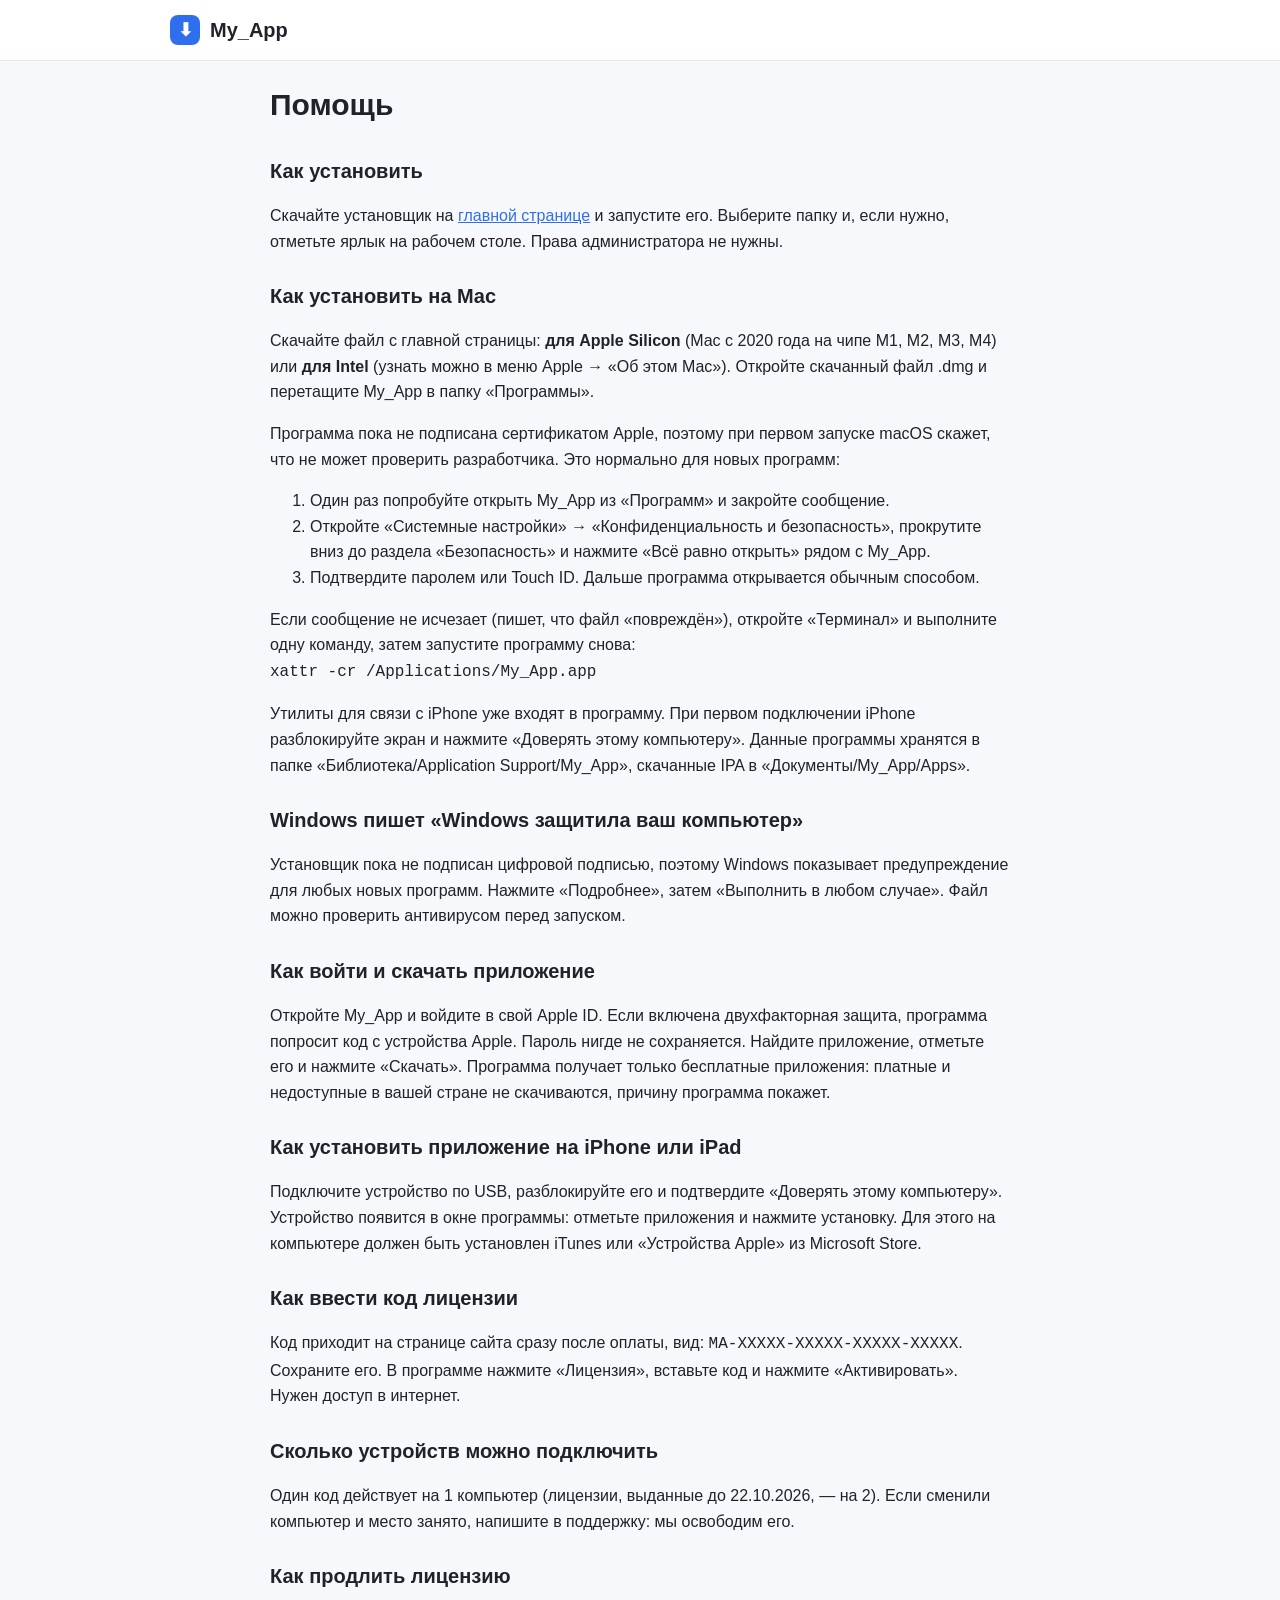
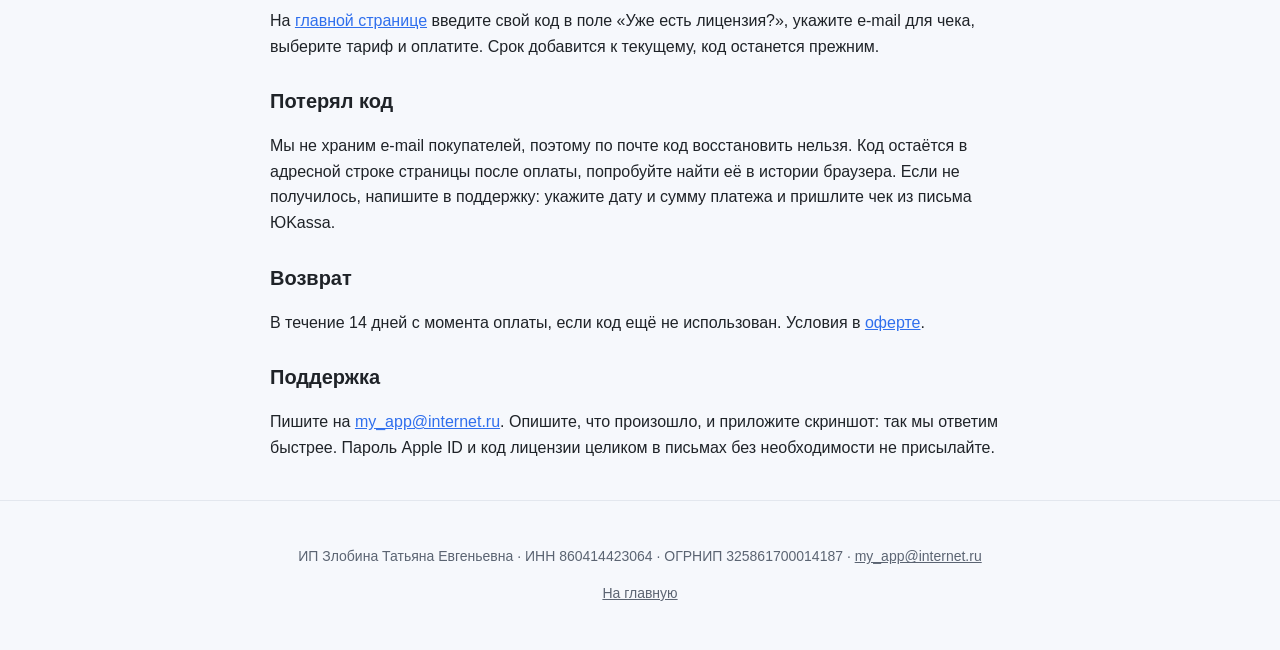
<file: help.html>
<!doctype html>
<html lang="ru">
<head>
  <meta charset="utf-8">
  <meta name="viewport" content="width=device-width, initial-scale=1">
  <title>Помощь: My_App</title>
  <meta property="og:type" content="website">
  <meta property="og:site_name" content="My_App">
  <meta property="og:locale" content="ru_RU">
  <meta property="og:title" content="My_App: помощь и установка">
  <meta property="og:description" content="Как установить My_App, войти в Apple ID, скачать приложение и поставить его на iPhone или iPad.">
  <meta property="og:url" content="https://zloyklaus.github.io/my-app-site/help.html">
  <meta property="og:image" content="https://zloyklaus.github.io/my-app-site/og-image.png">
  <meta property="og:image:width" content="1200">
  <meta property="og:image:height" content="630">
  <meta property="og:image:alt" content="My_App: приложения из вашего Apple ID в IPA и сразу на iPhone или iPad">
  <meta name="twitter:card" content="summary_large_image">
  <meta name="twitter:image" content="https://zloyklaus.github.io/my-app-site/og-image.png">
  <link rel="icon" href="favicon.svg" type="image/svg+xml">
  <link rel="icon" href="favicon.ico" sizes="any">
  <meta name="theme-color" content="#2f6fed">
  <link rel="stylesheet" href="style.css?v=20261020">
</head>
<body>
  <header class="top"><div class="wrap"><a class="logo" href="pro.html"><span class="mark">⬇</span> My_App</a></div></header>
  <main class="wrap doc">

    <h1>Помощь</h1>

    <h2>Как установить</h2>
    <p>Скачайте установщик на <a href="pro.html#download">главной странице</a> и запустите его. Выберите папку и, если нужно, отметьте ярлык на рабочем столе.
      Права администратора не нужны.</p>

    <h2 id="mac">Как установить на Mac</h2>
    <p>Скачайте файл с главной страницы: <b>для Apple Silicon</b> (Mac с 2020 года на чипе M1, M2, M3, M4) или <b>для Intel</b>
      (узнать можно в меню Apple → «Об этом Mac»). Откройте скачанный файл .dmg и перетащите My_App в папку «Программы».</p>
    <p>Программа пока не подписана сертификатом Apple, поэтому при первом запуске macOS скажет, что не может проверить разработчика. Это нормально для новых программ:</p>
    <ol>
      <li>Один раз попробуйте открыть My_App из «Программ» и закройте сообщение.</li>
      <li>Откройте «Системные настройки» → «Конфиденциальность и безопасность», прокрутите вниз до раздела «Безопасность» и нажмите «Всё равно открыть» рядом с My_App.</li>
      <li>Подтвердите паролем или Touch ID. Дальше программа открывается обычным способом.</li>
    </ol>
    <p>Если сообщение не исчезает (пишет, что файл «повреждён»), откройте «Терминал» и выполните одну команду, затем запустите программу снова:<br>
      <code>xattr -cr /Applications/My_App.app</code></p>
    <p>Утилиты для связи с iPhone уже входят в программу. При первом подключении iPhone разблокируйте экран и нажмите «Доверять этому компьютеру».
      Данные программы хранятся в папке «Библиотека/Application Support/My_App», скачанные IPA в «Документы/My_App/Apps».</p>

    <h2>Windows пишет «Windows защитила ваш компьютер»</h2>
    <p>Установщик пока не подписан цифровой подписью, поэтому Windows показывает предупреждение для любых новых программ.
      Нажмите «Подробнее», затем «Выполнить в любом случае». Файл можно проверить антивирусом перед запуском.</p>

    <h2>Как войти и скачать приложение</h2>
    <p>Откройте My_App и войдите в свой Apple ID. Если включена двухфакторная защита, программа попросит код с устройства Apple.
      Пароль нигде не сохраняется. Найдите приложение, отметьте его и нажмите «Скачать».
      Программа получает только бесплатные приложения: платные и недоступные в вашей стране не скачиваются, причину программа покажет.</p>

    <h2>Как установить приложение на iPhone или iPad</h2>
    <p>Подключите устройство по USB, разблокируйте его и подтвердите «Доверять этому компьютеру». Устройство появится в окне программы:
      отметьте приложения и нажмите установку. Для этого на компьютере должен быть установлен iTunes или «Устройства Apple» из Microsoft Store.</p>

    <h2>Как ввести код лицензии</h2>
    <p>Код приходит на странице сайта сразу после оплаты, вид: <code>MA-XXXXX-XXXXX-XXXXX-XXXXX</code>. Сохраните его.
      В программе нажмите «Лицензия», вставьте код и нажмите «Активировать». Нужен доступ в интернет.</p>

    <h2>Сколько устройств можно подключить</h2>
    <p>Один код действует на 1 компьютер (лицензии, выданные до 22.10.2026, — на 2). Если сменили компьютер и место занято, напишите в поддержку: мы освободим его.</p>

    <h2>Как продлить лицензию</h2>
    <p>На <a href="pro.html#pricing">главной странице</a> введите свой код в поле «Уже есть лицензия?», укажите e-mail для чека, выберите тариф и оплатите.
      Срок добавится к текущему, код останется прежним.</p>

    <h2>Потерял код</h2>
    <p>Мы не храним e-mail покупателей, поэтому по почте код восстановить нельзя. Код остаётся в адресной строке страницы после оплаты,
      попробуйте найти её в истории браузера. Если не получилось, напишите в поддержку: укажите дату и сумму платежа и пришлите чек из письма ЮKassa.</p>

    <h2>Возврат</h2>
    <p>В течение 14 дней с момента оплаты, если код ещё не использован. Условия в <a href="offer.html">оферте</a>.</p>

    <h2>Поддержка</h2>
    <p>Пишите на <a id="mail" href="#">адрес поддержки</a>. Опишите, что произошло, и приложите скриншот: так мы ответим быстрее.
      Пароль Apple ID и код лицензии целиком в письмах без необходимости не присылайте.</p>
  </main>
  <footer><div class="wrap">
      <p>ИП Злобина Татьяна Евгеньевна · ИНН 860414423064 · ОГРНИП 325861700014187 · <a href="mailto:my_app@internet.ru">my_app@internet.ru</a></p><a href="pro.html">На главную</a></div></footer>
  <script src="config.js?v=release215-152"></script>
  <script src="stats.js?v=1" defer></script>
  <script>
    var a = document.getElementById('mail');
    a.href = 'mailto:' + window.MY_APP.supportEmail;
    a.textContent = window.MY_APP.supportEmail;
  </script>
</body>
</html>
</file>
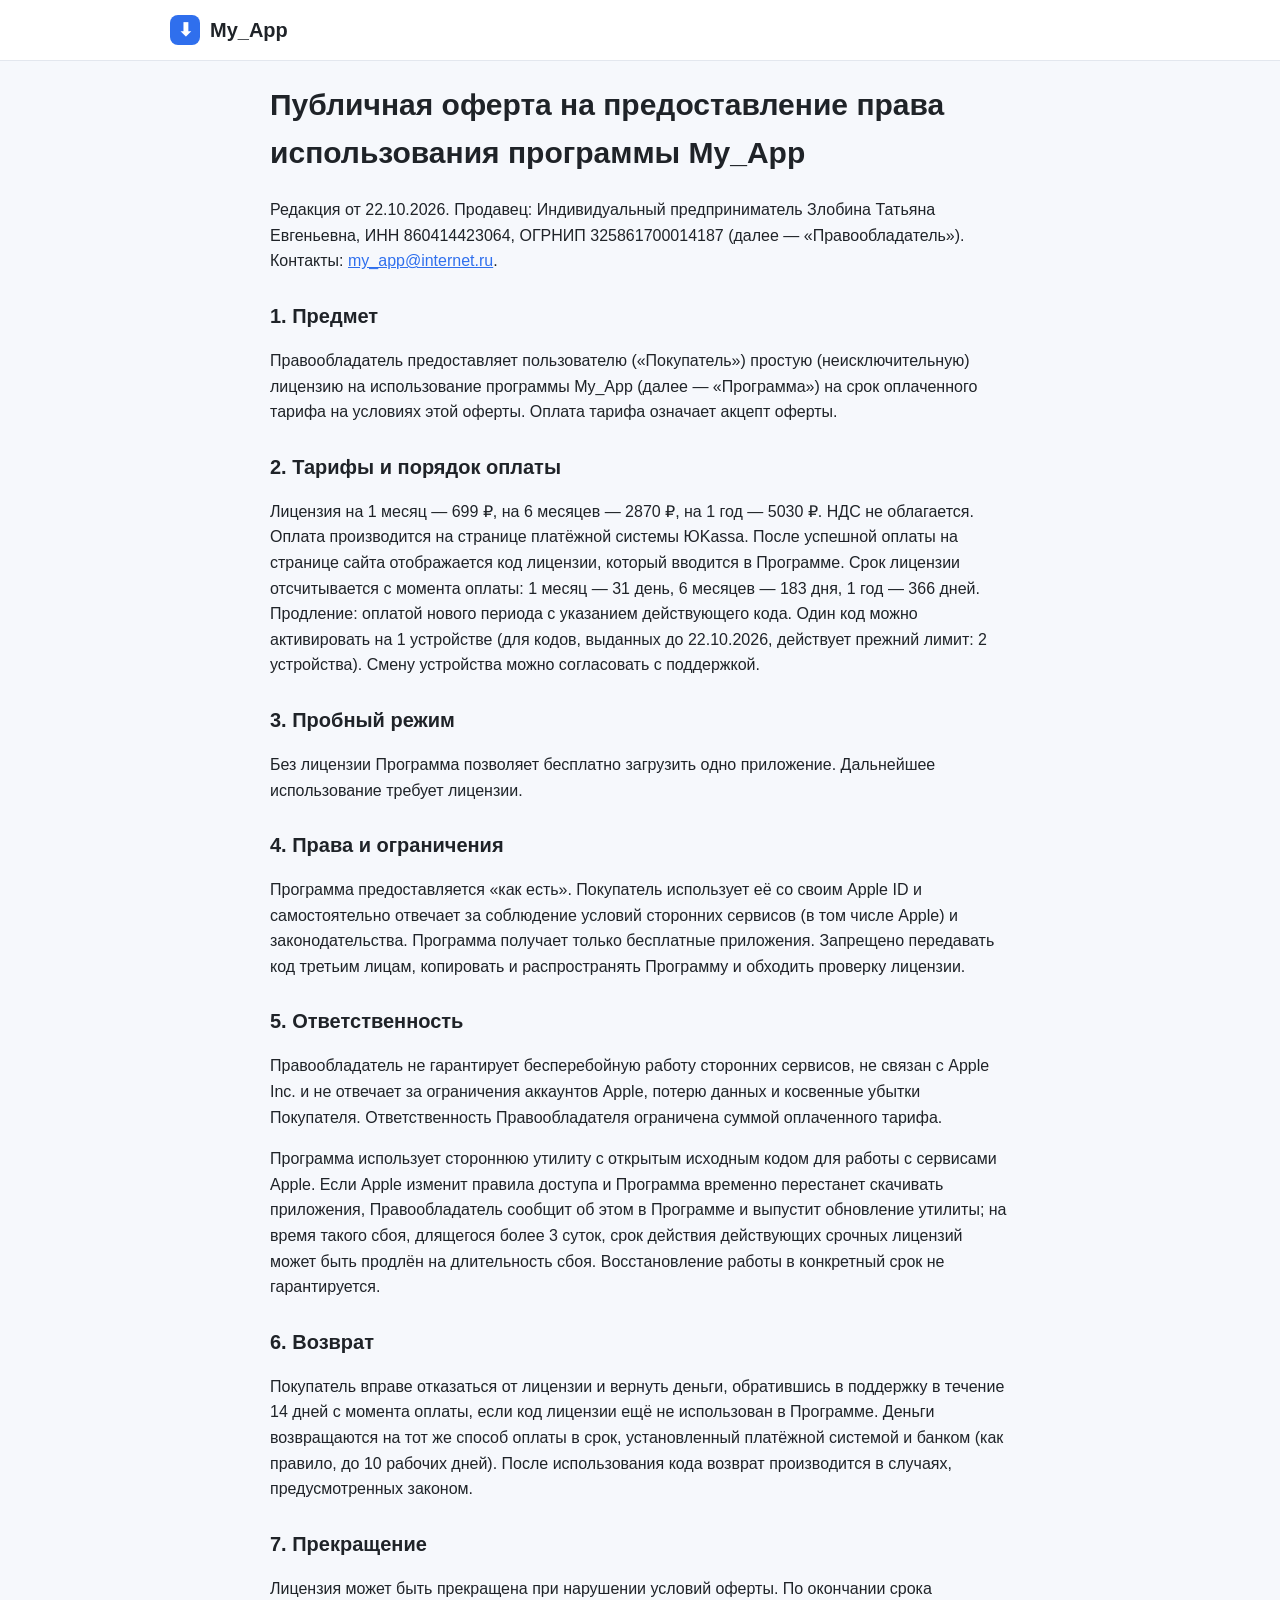
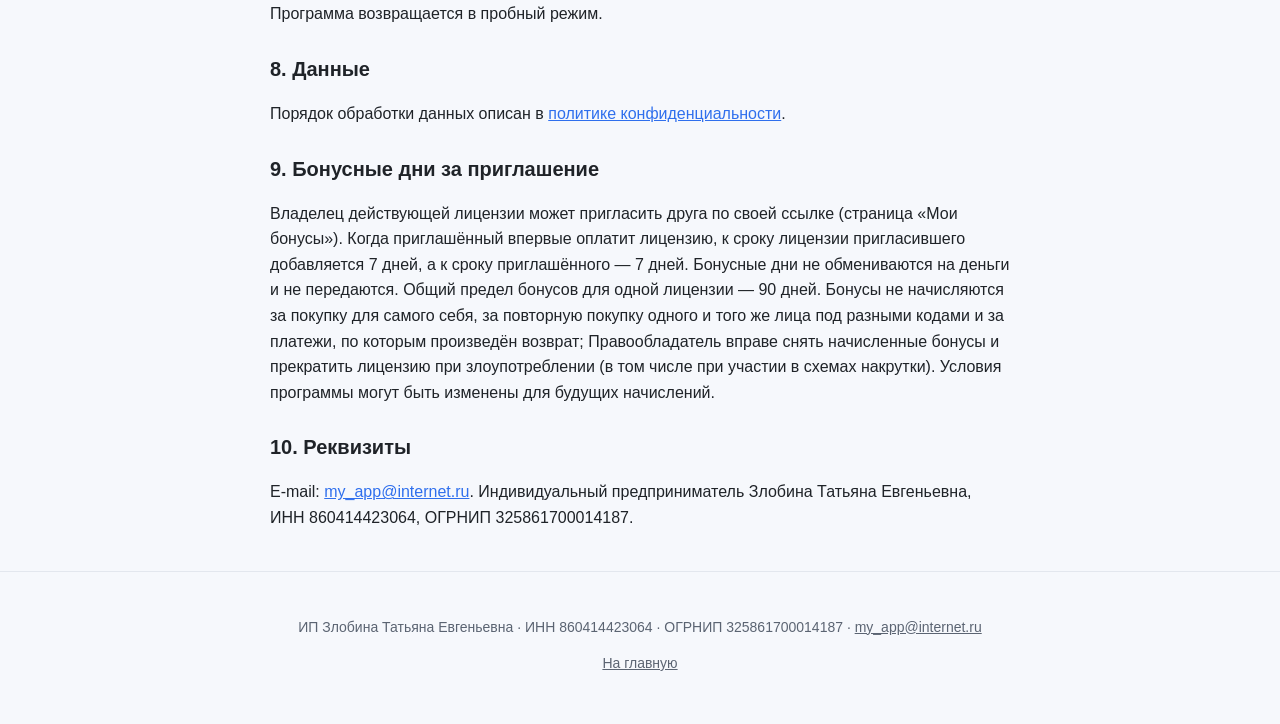
<file: offer.html>
<!doctype html>
<html lang="ru">
<head>
  <meta charset="utf-8">
  <meta name="viewport" content="width=device-width, initial-scale=1">
  <title>Публичная оферта: My_App</title>
  <link rel="icon" href="favicon.svg" type="image/svg+xml">
  <link rel="icon" href="favicon.ico" sizes="any">
  <meta name="theme-color" content="#2f6fed">
  <link rel="stylesheet" href="style.css?v=20261020">
</head>
<body>
  <header class="top"><div class="wrap"><a class="logo" href="pro.html"><span class="mark">⬇</span> My_App</a></div></header>
  <main class="wrap doc">

    <h1>Публичная оферта на предоставление права использования программы My_App</h1>
    <p>Редакция от 22.10.2026. Продавец: Индивидуальный предприниматель Злобина Татьяна Евгеньевна, ИНН 860414423064, ОГРНИП 325861700014187
      (далее — «Правообладатель»). Контакты: <a href="mailto:my_app@internet.ru">my_app@internet.ru</a>.</p>

    <h2>1. Предмет</h2>
    <p>Правообладатель предоставляет пользователю («Покупатель») простую (неисключительную) лицензию на использование программы My_App
      (далее — «Программа») на срок оплаченного тарифа на условиях этой оферты. Оплата тарифа означает акцепт оферты.</p>

    <h2>2. Тарифы и порядок оплаты</h2>
    <p>Лицензия на 1 месяц — <span data-price="month">699</span> ₽, на 6 месяцев — <span data-price="half">2870</span> ₽, на 1 год — <span data-price="year">5030</span> ₽. НДС не облагается. Оплата производится на странице платёжной системы ЮKassa.
      После успешной оплаты на странице сайта отображается код лицензии, который вводится в Программе. Срок лицензии отсчитывается
      с момента оплаты: 1 месяц — 31 день, 6 месяцев — 183 дня, 1 год — 366 дней. Продление: оплатой нового периода с указанием действующего кода.
      Один код можно активировать на 1 устройстве (для кодов, выданных до 22.10.2026, действует прежний лимит: 2 устройства). Смену устройства можно согласовать с поддержкой.</p>

    <h2>3. Пробный режим</h2>
    <p>Без лицензии Программа позволяет бесплатно загрузить одно приложение. Дальнейшее использование требует лицензии.</p>

    <h2>4. Права и ограничения</h2>
    <p>Программа предоставляется «как есть». Покупатель использует её со своим Apple ID и самостоятельно отвечает за соблюдение условий
      сторонних сервисов (в том числе Apple) и законодательства. Программа получает только бесплатные приложения. Запрещено передавать
      код третьим лицам, копировать и распространять Программу и обходить проверку лицензии.</p>

    <h2>5. Ответственность</h2>
    <p>Правообладатель не гарантирует бесперебойную работу сторонних сервисов, не связан с Apple Inc. и не отвечает за ограничения
      аккаунтов Apple, потерю данных и косвенные убытки Покупателя. Ответственность Правообладателя ограничена суммой оплаченного тарифа.</p>
    <p>Программа использует стороннюю утилиту с открытым исходным кодом для работы с сервисами Apple. Если Apple изменит правила доступа и Программа временно
      перестанет скачивать приложения, Правообладатель сообщит об этом в Программе и выпустит обновление утилиты; на время такого сбоя, длящегося более
      3 суток, срок действия действующих срочных лицензий может быть продлён на длительность сбоя. Восстановление работы в конкретный срок не гарантируется.</p>

    <h2>6. Возврат</h2>
    <p>Покупатель вправе отказаться от лицензии и вернуть деньги, обратившись в поддержку в течение 14 дней с момента оплаты, если код лицензии ещё не использован в Программе. Деньги возвращаются на тот же способ оплаты в срок, установленный платёжной системой и банком (как правило, до 10 рабочих дней). После использования кода возврат производится в случаях, предусмотренных законом.</p>

    <h2>7. Прекращение</h2>
    <p>Лицензия может быть прекращена при нарушении условий оферты. По окончании срока Программа возвращается в пробный режим.</p>

    <h2>8. Данные</h2>
    <p>Порядок обработки данных описан в <a href="privacy.html">политике конфиденциальности</a>.</p>

    <h2>9. Бонусные дни за приглашение</h2>
    <p>Владелец действующей лицензии может пригласить друга по своей ссылке (страница «Мои бонусы»). Когда приглашённый впервые оплатит лицензию, к сроку
      лицензии пригласившего добавляется 7 дней, а к сроку приглашённого — 7 дней. Бонусные дни не обмениваются на деньги и не передаются. Общий предел бонусов для одной лицензии — 90 дней.
      Бонусы не начисляются за покупку для самого себя, за повторную покупку одного и того же лица под разными кодами и за платежи, по которым произведён возврат;
      Правообладатель вправе снять начисленные бонусы и прекратить лицензию при злоупотреблении (в том числе при участии в схемах накрутки). Условия программы могут быть изменены для будущих начислений.</p>

    <h2>10. Реквизиты</h2>
    <p>E-mail: <a href="mailto:my_app@internet.ru">my_app@internet.ru</a>. Индивидуальный предприниматель Злобина Татьяна Евгеньевна, ИНН 860414423064, ОГРНИП 325861700014187.</p>
  </main>
  <footer><div class="wrap">
      <p>ИП Злобина Татьяна Евгеньевна · ИНН 860414423064 · ОГРНИП 325861700014187 · <a href="mailto:my_app@internet.ru">my_app@internet.ru</a></p><a href="pro.html">На главную</a></div></footer>
  <script src="config.js?v=release215-152"></script>
  <script>
    // Цены в тексте берутся с сервера (те же, что на главной и в боте); если сервер недоступен, остаются записанные в тексте
    (function () {
      var cfg = window.MY_APP || {};
      if (!cfg.payUrl) return;
      fetch(cfg.payUrl, { method: "POST", headers: { "content-type": "application/json" }, body: JSON.stringify({ action: "prices" }) })
        .then(function (r) { return r.json(); })
        .then(function (d) {
          if (!d || !d.prices) return;
          document.querySelectorAll("[data-price]").forEach(function (el) {
            var v = d.prices[el.getAttribute("data-price")];
            if (v > 0) el.textContent = String(v);
          });
        })
        .catch(function () {});
    })();
  </script>
</body>
</html>
</file>
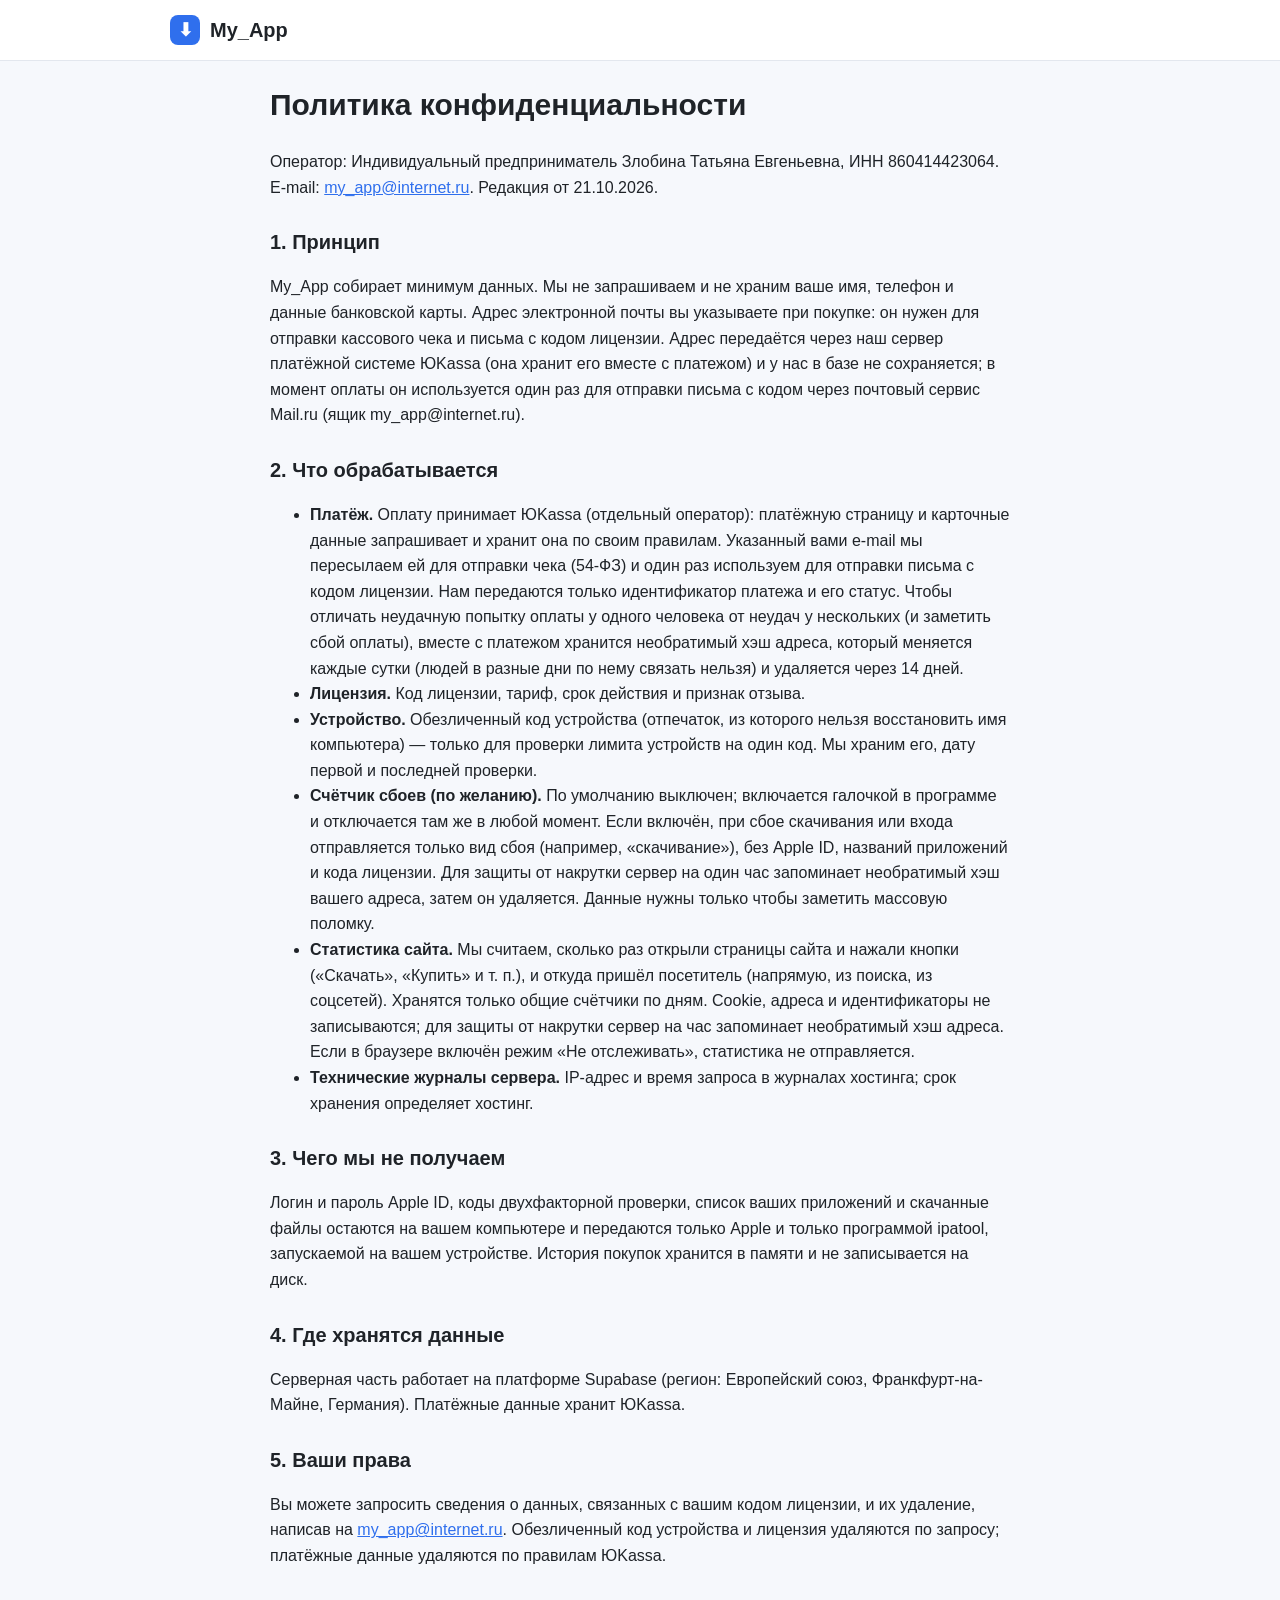
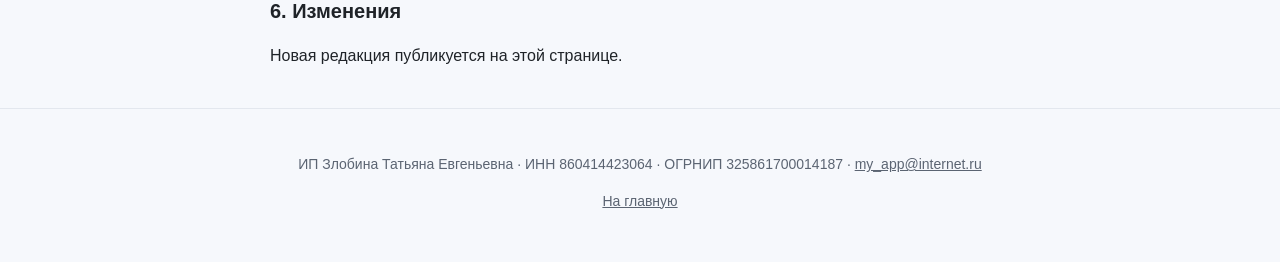
<file: privacy.html>
<!doctype html>
<html lang="ru">
<head>
  <meta charset="utf-8">
  <meta name="viewport" content="width=device-width, initial-scale=1">
  <title>Политика конфиденциальности: My_App</title>
  <link rel="icon" href="favicon.svg" type="image/svg+xml">
  <link rel="icon" href="favicon.ico" sizes="any">
  <meta name="theme-color" content="#2f6fed">
  <link rel="stylesheet" href="style.css?v=20261020">
</head>
<body>
  <header class="top"><div class="wrap"><a class="logo" href="pro.html"><span class="mark">⬇</span> My_App</a></div></header>
  <main class="wrap doc">

    <h1>Политика конфиденциальности</h1>
    <p>Оператор: Индивидуальный предприниматель Злобина Татьяна Евгеньевна, ИНН 860414423064. E-mail: <a href="mailto:my_app@internet.ru">my_app@internet.ru</a>. Редакция от 21.10.2026.</p>

    <h2>1. Принцип</h2>
    <p>My_App собирает минимум данных. Мы не запрашиваем и не храним ваше имя, телефон и данные банковской карты. Адрес электронной почты вы указываете при покупке: он нужен для отправки кассового чека и письма с кодом лицензии. Адрес передаётся через наш сервер платёжной системе ЮKassa (она хранит его вместе с платежом) и у нас в базе не сохраняется; в момент оплаты он используется один раз для отправки письма с кодом через почтовый сервис Mail.ru (ящик my_app@internet.ru).</p>

    <h2>2. Что обрабатывается</h2>
    <ul>
      <li><strong>Платёж.</strong> Оплату принимает ЮKassa (отдельный оператор): платёжную страницу и карточные данные запрашивает и хранит она по своим правилам. Указанный вами e-mail мы пересылаем ей для отправки чека (54-ФЗ) и один раз используем для отправки письма с кодом лицензии. Нам передаются только идентификатор платежа и его статус. Чтобы отличать неудачную попытку оплаты у одного человека от неудач у нескольких (и заметить сбой оплаты), вместе с платежом хранится необратимый хэш адреса, который меняется каждые сутки (людей в разные дни по нему связать нельзя) и удаляется через 14 дней.</li>
      <li><strong>Лицензия.</strong> Код лицензии, тариф, срок действия и признак отзыва.</li>
      <li><strong>Устройство.</strong> Обезличенный код устройства (отпечаток, из которого нельзя восстановить имя компьютера) —
        только для проверки лимита устройств на один код. Мы храним его, дату первой и последней проверки.</li>
      <li><strong>Счётчик сбоев (по желанию).</strong> По умолчанию выключен; включается галочкой в программе и отключается там же в любой момент.
        Если включён, при сбое скачивания или входа отправляется только вид сбоя (например, «скачивание»), без Apple ID, названий приложений и кода лицензии.
        Для защиты от накрутки сервер на один час запоминает необратимый хэш вашего адреса, затем он удаляется. Данные нужны только чтобы заметить массовую поломку.</li>
      <li><strong>Статистика сайта.</strong> Мы считаем, сколько раз открыли страницы сайта и нажали кнопки («Скачать», «Купить» и т. п.), и откуда пришёл посетитель
        (напрямую, из поиска, из соцсетей). Хранятся только общие счётчики по дням. Cookie, адреса и идентификаторы не записываются; для защиты от накрутки сервер
        на час запоминает необратимый хэш адреса. Если в браузере включён режим «Не отслеживать», статистика не отправляется.</li>
      <li><strong>Технические журналы сервера.</strong> IP-адрес и время запроса в журналах хостинга; срок хранения определяет хостинг.</li>
    </ul>

    <h2>3. Чего мы не получаем</h2>
    <p>Логин и пароль Apple ID, коды двухфакторной проверки, список ваших приложений и скачанные файлы остаются на вашем компьютере и
      передаются только Apple и только программой ipatool, запускаемой на вашем устройстве. История покупок хранится в памяти и не
      записывается на диск.</p>

    <h2>4. Где хранятся данные</h2>
    <p>Серверная часть работает на платформе Supabase (регион: Европейский союз, Франкфурт-на-Майне, Германия).
      Платёжные данные хранит ЮKassa.</p>

    <h2>5. Ваши права</h2>
    <p>Вы можете запросить сведения о данных, связанных с вашим кодом лицензии, и их удаление, написав на <a href="mailto:my_app@internet.ru">my_app@internet.ru</a>.
      Обезличенный код устройства и лицензия удаляются по запросу; платёжные данные удаляются по правилам ЮKassa.</p>

    <h2>6. Изменения</h2>
    <p>Новая редакция публикуется на этой странице.</p>
  </main>
  <footer><div class="wrap">
      <p>ИП Злобина Татьяна Евгеньевна · ИНН 860414423064 · ОГРНИП 325861700014187 · <a href="mailto:my_app@internet.ru">my_app@internet.ru</a></p><a href="pro.html">На главную</a></div></footer>
</body>
</html>
</file>
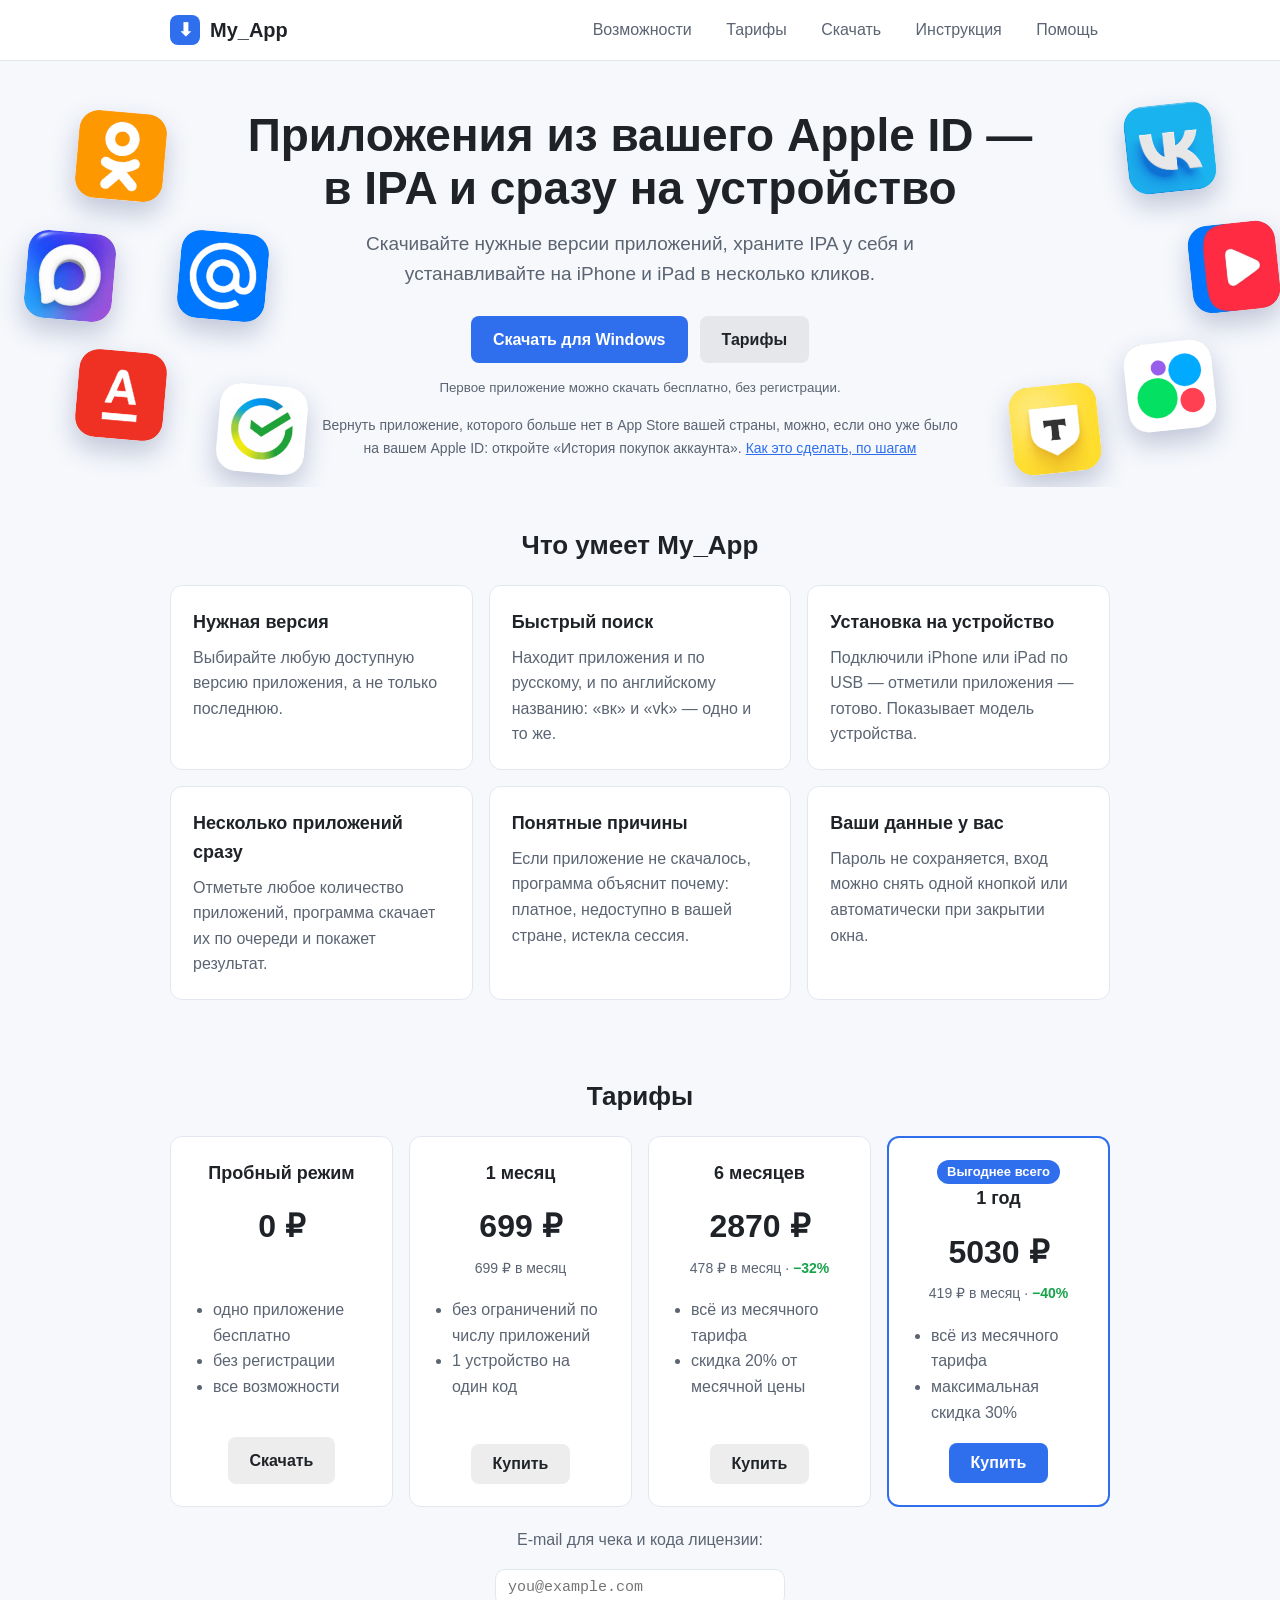
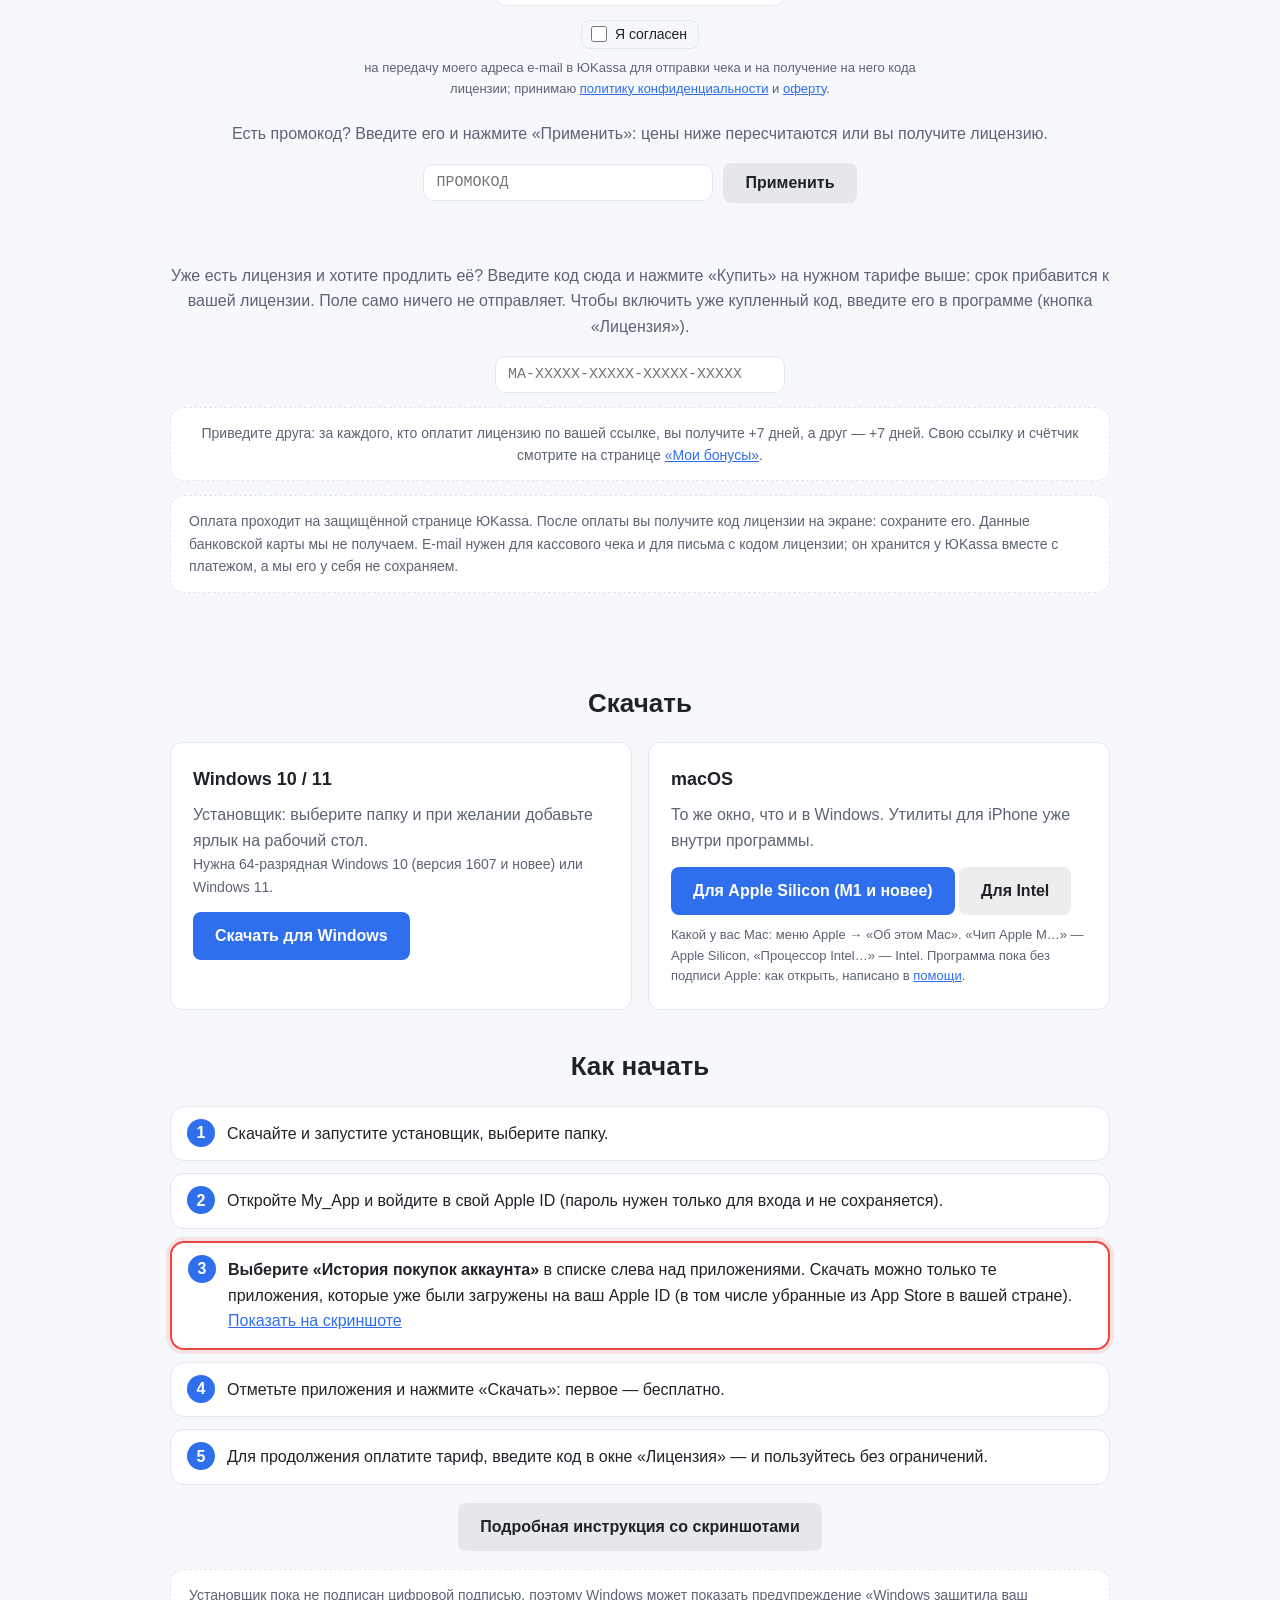
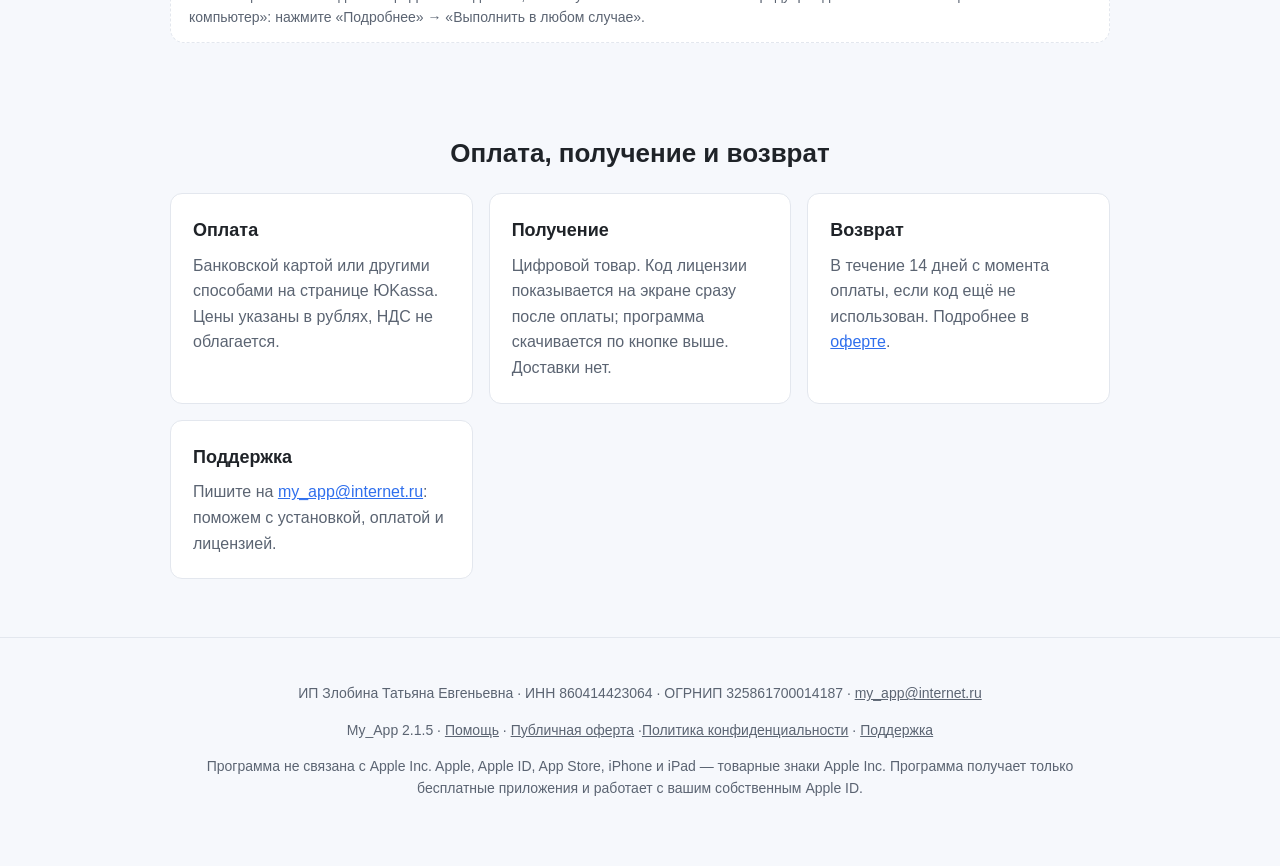
<file: pro.html>
<!doctype html>
<html lang="ru">
<head>
  <meta charset="utf-8">
  <meta name="viewport" content="width=device-width, initial-scale=1">
  <title>My_App: скачать удалённые приложения из Apple ID и поставить на iPhone</title>
  <link rel="canonical" href="https://zloyklaus.github.io/my-app-site/pro.html">
  <meta name="description" content="Скачивайте IPA приложений из своей истории покупок Apple ID, в том числе удалённых из App Store, и ставьте на iPhone и iPad. Windows и Mac. Первое приложение бесплатно.">
  <meta property="og:type" content="website">
  <meta property="og:site_name" content="My_App">
  <meta property="og:locale" content="ru_RU">
  <meta property="og:title" content="My_App: скачать удалённые приложения из Apple ID и поставить на iPhone">
  <meta property="og:description" content="Скачивайте IPA нужных версий и ставьте на iPhone и iPad в пару кликов. Windows и Mac.">
  <meta property="og:url" content="https://zloyklaus.github.io/my-app-site/pro.html">
  <meta property="og:image" content="https://zloyklaus.github.io/my-app-site/og-image.png">
  <meta property="og:image:width" content="1200">
  <meta property="og:image:height" content="630">
  <meta property="og:image:alt" content="My_App: приложения из вашего Apple ID в IPA и сразу на iPhone или iPad">
  <meta name="twitter:card" content="summary_large_image">
  <meta name="twitter:image" content="https://zloyklaus.github.io/my-app-site/og-image.png">
  <link rel="icon" href="favicon.svg" type="image/svg+xml">
  <link rel="icon" href="favicon.ico" sizes="any">
  <meta name="theme-color" content="#2f6fed">
  <link rel="stylesheet" href="style.css?v=20261020">
</head>
<body>
  <header class="top">
    <div class="wrap">
      <a class="logo" href="index.html"><span class="mark">⬇</span> My_App</a>
      <nav>
        <a href="#features">Возможности</a>
        <a href="#pricing">Тарифы</a>
        <a href="#download">Скачать</a>
        <a href="guide.html">Инструкция</a>
        <a href="help.html">Помощь</a>
      </nav>
    </div>
  </header>

  <main>
    <section class="hero">
      <div class="floaters" aria-hidden="true">
        <span class="tile pic" style="left:6%;top:12%;animation-delay:0s"><img src="img/apps/ok.png" alt="" width="256" height="256"></span>
        <span class="tile pic" style="left:88%;top:10%;animation-delay:.9s"><img src="img/apps/vk.png" alt="" width="256" height="256"></span>
        <span class="tile pic" style="left:2%;top:40%;animation-delay:1.2s"><img src="img/apps/max.png" alt="" width="256" height="256"></span>
        <span class="tile pic" style="left:93%;top:38%;animation-delay:.5s"><img src="img/apps/vkvideo.png" alt="" width="256" height="256"></span>
        <span class="tile pic" style="left:6%;top:68%;animation-delay:.2s"><img src="img/apps/alfa.png" alt="" width="256" height="256"></span>
        <span class="tile pic" style="left:88%;top:66%;animation-delay:1.5s"><img src="img/apps/avito.png" alt="" width="256" height="256"></span>
        <span class="tile pic" style="left:17%;top:76%;animation-delay:.7s"><img src="img/apps/sber.png" alt="" width="256" height="256"></span>
        <span class="tile pic" style="left:79%;top:76%;animation-delay:1.1s"><img src="img/apps/tbank.png" alt="" width="256" height="256"></span>
        <span class="tile pic" style="left:14%;top:40%;animation-delay:1.8s"><img src="img/apps/mail.png" alt="" width="256" height="256"></span>
      </div>
      <div class="wrap">
        <h1>Приложения из вашего Apple ID —<br>в IPA и сразу на устройство</h1>
        <p class="lead">Скачивайте нужные версии приложений, храните IPA у себя и устанавливайте на iPhone и iPad в несколько кликов.</p>
        <div class="actions">
          <a class="btn" id="dlWinTop" href="#download">Скачать для Windows</a>
          <a class="btn ghost" href="#pricing">Тарифы</a>
        </div>
        <small>Первое приложение можно скачать бесплатно, без регистрации.</small>
        <p class="hero-note">Вернуть приложение, которого больше нет в App Store вашей страны, можно, если оно уже было на вашем Apple ID:
          откройте «История покупок аккаунта». <a href="guide.html">Как это сделать, по шагам</a></p>
        <div class="icon-strip" aria-hidden="true"><div class="icon-track"><img src="img/apps/ok.png" alt="" width="256" height="256"><img src="img/apps/vk.png" alt="" width="256" height="256"><img src="img/apps/max.png" alt="" width="256" height="256"><img src="img/apps/vkvideo.png" alt="" width="256" height="256"><img src="img/apps/alfa.png" alt="" width="256" height="256"><img src="img/apps/avito.png" alt="" width="256" height="256"><img src="img/apps/sber.png" alt="" width="256" height="256"><img src="img/apps/tbank.png" alt="" width="256" height="256"><img src="img/apps/mail.png" alt="" width="256" height="256"><img src="img/apps/ok.png" alt="" width="256" height="256"><img src="img/apps/vk.png" alt="" width="256" height="256"><img src="img/apps/max.png" alt="" width="256" height="256"><img src="img/apps/vkvideo.png" alt="" width="256" height="256"><img src="img/apps/alfa.png" alt="" width="256" height="256"><img src="img/apps/avito.png" alt="" width="256" height="256"><img src="img/apps/sber.png" alt="" width="256" height="256"><img src="img/apps/tbank.png" alt="" width="256" height="256"><img src="img/apps/mail.png" alt="" width="256" height="256"></div></div>
      </div>
    </section>

    <section id="features">
      <div class="wrap">
        <h2>Что умеет My_App</h2>
        <div class="grid">
          <div class="card"><h3>Нужная версия</h3><p>Выбирайте любую доступную версию приложения, а не только последнюю.</p></div>
          <div class="card"><h3>Быстрый поиск</h3><p>Находит приложения и по русскому, и по английскому названию: «вк» и «vk» — одно и то же.</p></div>
          <div class="card"><h3>Установка на устройство</h3><p>Подключили iPhone или iPad по USB — отметили приложения — готово. Показывает модель устройства.</p></div>
          <div class="card"><h3>Несколько приложений сразу</h3><p>Отметьте любое количество приложений, программа скачает их по очереди и покажет результат.</p></div>
          <div class="card"><h3>Понятные причины</h3><p>Если приложение не скачалось, программа объяснит почему: платное, недоступно в вашей стране, истекла сессия.</p></div>
          <div class="card"><h3>Ваши данные у вас</h3><p>Пароль не сохраняется, вход можно снять одной кнопкой или автоматически при закрытии окна.</p></div>
        </div>
      </div>
    </section>

    <section id="pricing">
      <div class="wrap">
        <h2>Тарифы</h2>
        <div class="grid plans">
          <div class="card price">
            <h3>Пробный режим</h3>
            <div class="amount">0 ₽</div>
            <div class="per">&nbsp;</div>
            <ul><li>одно приложение бесплатно</li><li>без регистрации</li><li>все возможности</li></ul>
            <a class="btn ghost" href="#download">Скачать</a>
          </div>
          <div class="card price">
            <h3>1 месяц</h3>
            <div class="amount"><span data-price="month">699</span> ₽</div>
            <div class="per"><span data-per="month">599</span> ₽ в месяц</div>
            <ul><li>без ограничений по числу приложений</li><li>1 устройство на один код</li></ul>
            <button class="btn ghost" id="buyMonth">Купить</button>
          </div>
          <div class="card price">
            <h3>6 месяцев</h3>
            <div class="amount"><span data-price="half">2870</span> ₽</div>
            <div class="per"><span data-per="half">638</span> ₽ в месяц · <b>−<span data-off="half">20</span>%</b></div>
            <ul><li>всё из месячного тарифа</li><li>скидка 20% от месячной цены</li></ul>
            <button class="btn ghost" id="buyHalf">Купить</button>
          </div>
          <div class="card price best">
            <span class="badge">Выгоднее всего</span>
            <h3>1 год</h3>
            <div class="amount"><span data-price="year">5030</span> ₽</div>
            <div class="per"><span data-per="year">559</span> ₽ в месяц · <b>−<span data-off="year">30</span>%</b></div>
            <ul><li>всё из месячного тарифа</li><li>максимальная скидка 30%</li></ul>
            <button class="btn" id="buyYear">Купить</button>
          </div>
        </div>
        <p class="notice" id="refNote" hidden style="margin-bottom:18px;text-align:center"></p>
        <div class="extend" style="margin-bottom:22px">
          <p>E-mail для чека и кода лицензии:</p>
          <input id="email" type="email" placeholder="you@example.com" autocomplete="email" spellcheck="false">
          <div class="msg" id="buyMsg" role="alert"></div>
          <div class="consent">
            <label class="consent-row"><input type="checkbox" id="consent"> <span>Я согласен</span></label>
            <p class="consent-text">на передачу моего адреса e-mail в ЮKassa для отправки чека и на получение на него кода лицензии; принимаю <a href="privacy.html" target="_blank">политику конфиденциальности</a> и <a href="offer.html" target="_blank">оферту</a>.</p>
          </div>
        </div>
        <div class="extend promo-box" style="margin-bottom:22px">
          <p>Есть промокод? Введите его и нажмите «Применить»: цены ниже пересчитаются или вы получите лицензию.</p>
          <div class="promo-row">
            <input id="promo" placeholder="Промокод" autocomplete="off" autocapitalize="characters" spellcheck="false">
            <button class="btn ghost" id="promoBtn" type="button">Применить</button>
          </div>
          <div class="msg" id="promoMsg" role="status"></div>
          <div class="promo-gift" id="promoGift" hidden>
            <div class="code" id="promoGiftCode"></div>
            <p><button class="btn" id="promoGiftCopy" type="button">Скопировать код</button></p>
            <p class="notice" id="promoGiftNote"></p>
          </div>
        </div>
        <div class="extend">
          <p>Уже есть лицензия и хотите продлить её? Введите код сюда и нажмите «Купить» на нужном тарифе выше: срок прибавится к вашей лицензии. Поле само ничего не отправляет. Чтобы включить уже купленный код, введите его в программе (кнопка «Лицензия»).</p>
          <input id="extendCode" placeholder="MA-XXXXX-XXXXX-XXXXX-XXXXX" autocomplete="off" spellcheck="false">
        </div>
        <p class="notice" style="text-align:center">Приведите друга: за каждого, кто оплатит лицензию по вашей ссылке, вы получите +<span id="refInv">7</span> дней, а друг — +<span id="refFr">7</span> дней.
          Свою ссылку и счётчик смотрите на странице <a href="bonus.html">«Мои бонусы»</a>.</p>
        <p class="notice">Оплата проходит на защищённой странице ЮKassa. После оплаты вы получите код лицензии на экране: сохраните его.
          Данные банковской карты мы не получаем. E-mail нужен для кассового чека и для письма с кодом лицензии; он хранится у ЮKassa вместе с платежом, а мы его у себя не сохраняем.</p>
      </div>
    </section>

    <section id="download">
      <div class="wrap">
        <h2>Скачать</h2>
        <div class="grid">
          <div class="card">
            <h3>Windows 10 / 11</h3>
            <p>Установщик: выберите папку и при желании добавьте ярлык на рабочий стол.</p>
            <p class="muted" style="font-size:14px">Нужна 64-разрядная Windows 10 (версия 1607 и новее) или Windows 11.</p>
            <p style="margin-top:14px"><a class="btn" id="dlWin" href="#">Скачать для Windows</a></p>
          </div>
          <div class="card">
            <h3>macOS</h3>
            <p>То же окно, что и в Windows. Утилиты для iPhone уже внутри программы.</p>
            <p style="margin-top:14px">
              <a class="btn" id="dlMacArm" href="#">Для Apple Silicon (M1 и новее)</a>
              <a class="btn ghost" id="dlMacIntel" href="#">Для Intel</a>
            </p>
            <p style="margin-top:10px;font-size:13px;color:var(--muted)">Какой у вас Mac: меню Apple → «Об этом Mac». «Чип Apple M…» — Apple Silicon, «Процессор Intel…» — Intel.
              Программа пока без подписи Apple: как открыть, написано в <a href="help.html#mac">помощи</a>.</p>
          </div>
        </div>
        <h2 style="margin-top:36px">Как начать</h2>
        <ol class="steps">
          <li>Скачайте и запустите установщик, выберите папку.</li>
          <li>Откройте My_App и войдите в свой Apple ID (пароль нужен только для входа и не сохраняется).</li>
          <li class="key-step"><b>Выберите «История покупок аккаунта»</b> в списке слева над приложениями. Скачать можно только те приложения, которые
            уже были загружены на ваш Apple ID (в том числе убранные из App Store в вашей стране). <a href="guide.html#step3">Показать на скриншоте</a></li>
          <li>Отметьте приложения и нажмите «Скачать»: первое — бесплатно.</li>
          <li>Для продолжения оплатите тариф, введите код в окне «Лицензия» — и пользуйтесь без ограничений.</li>
        </ol>
        <p style="margin-top:18px;text-align:center"><a class="btn ghost" href="guide.html">Подробная инструкция со скриншотами</a></p>
        <p class="notice" style="margin-top:18px">Установщик пока не подписан цифровой подписью, поэтому Windows может показать предупреждение
          «Windows защитила ваш компьютер»: нажмите «Подробнее» → «Выполнить в любом случае».</p>
      </div>
    </section>
    <section id="terms">
      <div class="wrap">
        <h2>Оплата, получение и возврат</h2>
        <div class="grid">
          <div class="card"><h3>Оплата</h3><p>Банковской картой или другими способами на странице ЮKassa. Цены указаны в рублях, НДС не облагается.</p></div>
          <div class="card"><h3>Получение</h3><p>Цифровой товар. Код лицензии показывается на экране сразу после оплаты; программа скачивается по кнопке выше. Доставки нет.</p></div>
          <div class="card"><h3>Возврат</h3><p>В течение 14 дней с момента оплаты, если код ещё не использован. Подробнее в <a href="offer.html">оферте</a>.</p></div>
          <div class="card"><h3>Поддержка</h3><p>Пишите на <a id="mail2" href="#">адрес поддержки</a>: поможем с установкой, оплатой и лицензией.</p></div>
        </div>
      </div>
    </section>
  </main>

  <footer>
    <div class="wrap">
      <p>ИП Злобина Татьяна Евгеньевна · ИНН 860414423064 · ОГРНИП 325861700014187 · <a href="mailto:my_app@internet.ru">my_app@internet.ru</a></p>
      <p>My_App <span id="ver"></span> · <a href="help.html">Помощь</a> · <a href="offer.html">Публичная оферта</a> ·<a href="privacy.html">Политика конфиденциальности</a> ·
        <a id="mail" href="#">Поддержка</a></p>
      <p>Программа не связана с Apple Inc. Apple, Apple ID, App Store, iPhone и iPad — товарные знаки Apple Inc.
        Программа получает только бесплатные приложения и работает с вашим собственным Apple ID.</p>
    </div>
  </footer>

  <script src="config.js?v=release215-152"></script>
  <script src="stats.js?v=1" defer></script>
  <script>
    (function () {
      var cfg = window.MY_APP;
      var ref = cfg.referral || { inviterDays: 7, friendDays: 7, capDays: 90 };
      var winLink = document.getElementById('dlWin'), winTop = document.getElementById('dlWinTop');
      if (cfg.downloadWindows) { winLink.href = cfg.downloadWindows; winTop.href = cfg.downloadWindows; }
      document.getElementById('ver').textContent = cfg.version;
      // Базовые цены: запасные из config.js?v=release215-152 затем актуальные с сервера (таблица prices)
      var basePrices = {}; Object.keys(cfg.prices).forEach(function (k) { basePrices[k] = cfg.prices[k]; });
      // Цены на карточках: без промокода — из config.js?v=release215-152 с промокодом — со скидкой с сервера (старая цена зачёркивается)
      function fmt(n) { return Number.isInteger(n) ? String(n) : n.toFixed(2).replace(".", ","); }
      function renderPrices(prices) {
        Object.keys(cfg.prices).forEach(function (plan) {
          var base = basePrices.month;
          var months = cfg.months[plan];
          var total = prices ? prices[plan] : basePrices[plan];
          var per = Math.round(total / months);
          var off = Math.round((1 - per / base) * 100);
          var set = function (attr, value) { document.querySelectorAll("[data-" + attr + "=\"" + plan + "\"]").forEach(function (el) { el.textContent = value; }); };
          set("price", fmt(total)); set("per", per); set("off", off);
          document.querySelectorAll("[data-price=\"" + plan + "\"]").forEach(function (el) {
            var amount = el.parentNode, old = amount.querySelector(".old-price");
            if (prices && total !== basePrices[plan]) {
              if (!old) { old = document.createElement("s"); old.className = "old-price"; amount.insertBefore(old, amount.firstChild); }
              old.textContent = fmt(basePrices[plan]) + " ₽";
            } else if (old) { old.remove(); }
          });
        });
      }
      renderPrices(null);
      // Актуальные цены с сервера (если не ответил — остаются запасные)
      fetch(cfg.payUrl, { method: "POST", headers: { "content-type": "application/json" }, body: JSON.stringify({ action: "prices" }) })
        .then(function (r) { return r.json(); })
        .then(function (d) {
          if (!d || !d.prices) return;
          Object.keys(basePrices).forEach(function (k) { if (d.prices[k] > 0) basePrices[k] = d.prices[k]; });
          renderPrices(typeof promo !== "undefined" && promo && promo.prices ? promo.prices : null);
        })
        .catch(function () {});
      document.getElementById("refInv").textContent = ref.inviterDays;
      document.getElementById("refFr").textContent = ref.friendDays;
      document.getElementById('mail').href = 'mailto:' + cfg.supportEmail;
      var m2 = document.getElementById("mail2"); m2.href = "mailto:" + cfg.supportEmail; m2.textContent = cfg.supportEmail;

      var win = document.getElementById('dlWin');
      win.href = cfg.downloadWindows;
      var macArm = document.getElementById('dlMacArm'), macIntel = document.getElementById('dlMacIntel');
      var macLinks = cfg.downloadMac || {};
      if (macLinks.arm64) macArm.href = macLinks.arm64; else macArm.classList.add('disabled');
      if (macLinks.amd64) macIntel.href = macLinks.amd64; else macIntel.classList.add('disabled');

      // Реферальная ссылка вида ...?ref=КОД: код запоминается на время визита (только в этом браузере):
      var refCode = "";
      try {
        var fromUrl = (new URLSearchParams(window.location.search).get("ref") || "").toUpperCase().replace(/[^A-Z2-9]/g, "");
        if (/^[A-Z2-9]{8}$/.test(fromUrl)) { refCode = fromUrl; sessionStorage.setItem("my_app_ref", fromUrl); }
        else { var saved = sessionStorage.getItem("my_app_ref") || ""; if (/^[A-Z2-9]{8}$/.test(saved)) refCode = saved; }
      } catch (e) {}
      if (refCode) {
        var note = document.getElementById("refNote");
        note.textContent = "Вы пришли по приглашению друга: при первой покупке получите +" + ref.friendDays + " дней в подарок.";
        note.hidden = false;
      }

      var msg = document.getElementById('buyMsg');
      var consent = document.getElementById('consent'), consentRow = document.querySelector('.consent-row'), emailEl = document.getElementById('email');
      var EMAIL_RE = /^[^\s@]+@[^\s@]+\.[^\s@]{2,}$/;
      function markConsent(on) { consentRow.classList.toggle('required', on); }
      consent.addEventListener('change', function () { if (consent.checked) markConsent(false); });
      // Почта введена, а согласия нет: квадратик краснеет сразу, не дожидаясь нажатия «Купить»
      emailEl.addEventListener('blur', function () { if (EMAIL_RE.test(emailEl.value.trim()) && !consent.checked) markConsent(true); });
      function say(text, error) {
        msg.textContent = text; msg.className = 'msg' + (error ? ' error' : '');
      }
      function clearMsg() { if (msg.classList.contains('error')) say('', false); }
      emailEl.addEventListener('input', clearMsg);
      consent.addEventListener('change', clearMsg);
      // Ошибка в поле: прокрутить к нему, подсветить, поставить курсор, показать подсказку
      function fail(el, text) {
        say(text, true);
        el.scrollIntoView({ behavior: 'smooth', block: 'center' });
        try { el.focus({ preventScroll: true }); } catch (e) { el.focus(); }
        el.classList.remove('field-error'); void el.offsetWidth; el.classList.add('field-error');
        el.addEventListener('input', function clear() { el.classList.remove('field-error'); el.removeEventListener('input', clear); });
      }

      // ---- промокод ----
      var promo = null; // применённый промокод: { code, kind, value, prices }
      var promoEl = document.getElementById("promo"), promoBtn = document.getElementById("promoBtn"), promoMsg = document.getElementById("promoMsg");
      var gift = document.getElementById("promoGift");
      var PROMO_TEXTS = {
        promo_not_found: "Такого промокода нет. Проверьте написание.",
        promo_stopped: "Этот промокод больше не действует.",
        promo_expired: "Срок действия промокода закончился.",
        promo_exhausted: "Этот промокод уже израсходован.",
        too_many: "Слишком много попыток. Подождите несколько минут.",
        extend_code_not_found: "Код лицензии для продления не найден. Проверьте его.",
        bad_extend_code: "Неверный формат кода лицензии для продления.",
        license_revoked: "Эта лицензия отключена, продлить её нельзя.",
        promo_is_free: "Этот промокод даёт бесплатную лицензию: нажмите «Получить лицензию»."
      };
      function promoSay(text, error) { promoMsg.textContent = text; promoMsg.className = "msg" + (error ? " error" : ""); }
      function resetPromo() {
        promo = null; gift.hidden = true; renderPrices(null);
        promoBtn.textContent = "Применить"; promoBtn.dataset.mode = "";
      }
      promoEl.addEventListener("input", function () { if (promo || promoMsg.textContent) { resetPromo(); promoSay("", false); } });
      promoEl.addEventListener("keydown", function (e) { if (e.key === "Enter") { e.preventDefault(); promoBtn.click(); } });

      document.getElementById("promoGiftCopy").addEventListener("click", function () {
        var self = this;
        navigator.clipboard.writeText(document.getElementById("promoGiftCode").textContent).then(function () { self.textContent = "Скопировано"; });
      });

      function applyPromo() {
        var code = promoEl.value.trim();
        if (!code) { promoSay("Введите промокод.", true); return; }
        if (promoBtn.classList.contains("loading")) return;
        promoBtn.classList.add("loading");
        fetch(cfg.payUrl, { method: "POST", headers: { "content-type": "application/json" }, body: JSON.stringify({ action: "promo", code: code }) })
          .then(function (r) { return r.json().then(function (d) { return { ok: r.ok, data: d }; }); })
          .then(function (res) {
            promoBtn.classList.remove("loading");
            if (!res.ok || !res.data.kind) { promoSay(PROMO_TEXTS[res.data && res.data.error] || "Не удалось проверить промокод. Попробуйте позже.", true); return; }
            promo = res.data;
            if (promo.kind === "free") {
              promoSay("Промокод принят: бесплатная лицензия на " + promo.value + " дн.", false);
              promoBtn.textContent = "Получить лицензию"; promoBtn.dataset.mode = "free";
              return;
            }
            renderPrices(promo.prices);
            var what = promo.kind === "percent" ? "скидка " + promo.value + "%" : "скидка " + promo.value + " ₽";
            promoSay("Промокод применён: " + what + "." + (refCode ? " Бонус за приглашение друга с промокодом не суммируется." : ""), false);
          })
          .catch(function () { promoBtn.classList.remove("loading"); promoSay("Нет связи с сервером. Проверьте интернет.", true); });
      }

      function redeemPromo() {
        if (!promo || promoBtn.classList.contains("loading")) return;
        var body = { action: "redeem", code: promo.code };
        var extend = document.getElementById("extendCode").value.trim();
        if (extend) body.extend_code = extend;
        promoBtn.classList.add("loading");
        fetch(cfg.payUrl, { method: "POST", headers: { "content-type": "application/json" }, body: JSON.stringify(body) })
          .then(function (r) { return r.json().then(function (d) { return { ok: r.ok, data: d }; }); })
          .then(function (res) {
            promoBtn.classList.remove("loading");
            if (!res.ok || !res.data.code) { promoSay(PROMO_TEXTS[res.data && res.data.error] || "Не удалось выдать лицензию. Попробуйте позже.", true); return; }
            var until = res.data.expires.split("-").reverse().join(".");
            promoSay(res.data.extended ? "Готово: лицензия продлена." : "Готово: ваша лицензия.", false);
            document.getElementById("promoGiftCode").textContent = res.data.code;
            document.getElementById("promoGiftCopy").textContent = "Скопировать код";
            document.getElementById("promoGiftNote").textContent = "Действует до " + until + ". Сохраните код: повторно мы его показать не сможем. Введите его в программе: кнопка «Лицензия» → вставьте код → «Активировать».";
            gift.hidden = false; promoBtn.dataset.mode = "done"; promoBtn.disabled = true;
            gift.scrollIntoView({ behavior: "smooth", block: "center" });
          })
          .catch(function () { promoBtn.classList.remove("loading"); promoSay("Нет связи с сервером. Проверьте интернет.", true); });
      }

      promoBtn.addEventListener("click", function () { if (promoBtn.dataset.mode === "free") redeemPromo(); else applyPromo(); });
      promoEl.addEventListener("input", function () { promoBtn.disabled = false; });
      // Ссылка вида ...?promo=КОД подставляет и применяет промокод
      try {
        var fromUrlPromo = (new URLSearchParams(window.location.search).get("promo") || "").trim().slice(0, 40);
        if (fromUrlPromo) { promoEl.value = fromUrlPromo; applyPromo(); }
      } catch (e) {}

      function buy(plan, button) {
        if (button.classList.contains('loading')) return;
        var label = button.textContent;
        function endLoading() { button.classList.remove('loading'); button.textContent = label; }
        var extend = document.getElementById('extendCode').value.trim();
        var email = document.getElementById("email").value.trim();
        if (!/^[^\s@]+@[^\s@]+\.[^\s@]{2,}$/.test(email)) { fail(document.getElementById("email"), "Пожалуйста, укажите e-mail: на него придёт чек и код лицензии"); return; }
        if (!consent.checked) { markConsent(true); fail(consentRow, "Пожалуйста, поставьте галочку «Я согласен»"); return; }
        var body = { action: "create", plan: plan, email: email };
        if (extend) body.extend_code = extend;
        else if (refCode && !promo) body.ref = refCode;
        if (promo && promo.kind !== "free") body.promo = promo.code;
        button.classList.add('loading'); button.textContent = 'Оформляем…';
        say('Создаём платёж, сейчас откроется страница оплаты…');
        fetch(cfg.payUrl, { method: 'POST', headers: { 'content-type': 'application/json' }, body: JSON.stringify(body) })
          .then(function (r) { return r.json().then(function (d) { return { ok: r.ok, data: d }; }); })
          .then(function (res) {
            if (res.ok && res.data.confirmation_url) {
              try { localStorage.setItem('my_app_last_payment', res.data.id); } catch (e) {}
              window.location.href = res.data.confirmation_url;
              return;
            }
            endLoading();
            var err = (res.data && res.data.error) || 'unknown';
            var texts = {
              payments_not_configured: 'Оплата ещё не подключена. Напишите в поддержку.',
              extend_code_not_found: 'Код для продления не найден. Проверьте его.',
              bad_email: "Проверьте адрес e-mail.",
              bad_extend_code: 'Неверный формат кода для продления.',
              provider_error: 'Платёжная система временно недоступна, попробуйте позже.'
            };
            if (PROMO_TEXTS[err] && err.indexOf('promo') === 0) { resetPromo(); promoSay(PROMO_TEXTS[err], true); }
            say(texts[err] || PROMO_TEXTS[err] || 'Не удалось создать платёж. Попробуйте позже.', true);
          })
          .catch(function () { endLoading(); say('Нет связи с сервером. Проверьте интернет.', true); });
      }

      window.addEventListener('pageshow', function () { document.querySelectorAll('.btn.loading').forEach(function (b) { b.classList.remove('loading'); }); });
      [["buyMonth", "month"], ["buyHalf", "half"], ["buyYear", "year"]].forEach(function (pair) {
        document.getElementById(pair[0]).addEventListener("click", function () { buy(pair[1], this); });
      });
    })();
  </script>
</body>
</html>
</file>
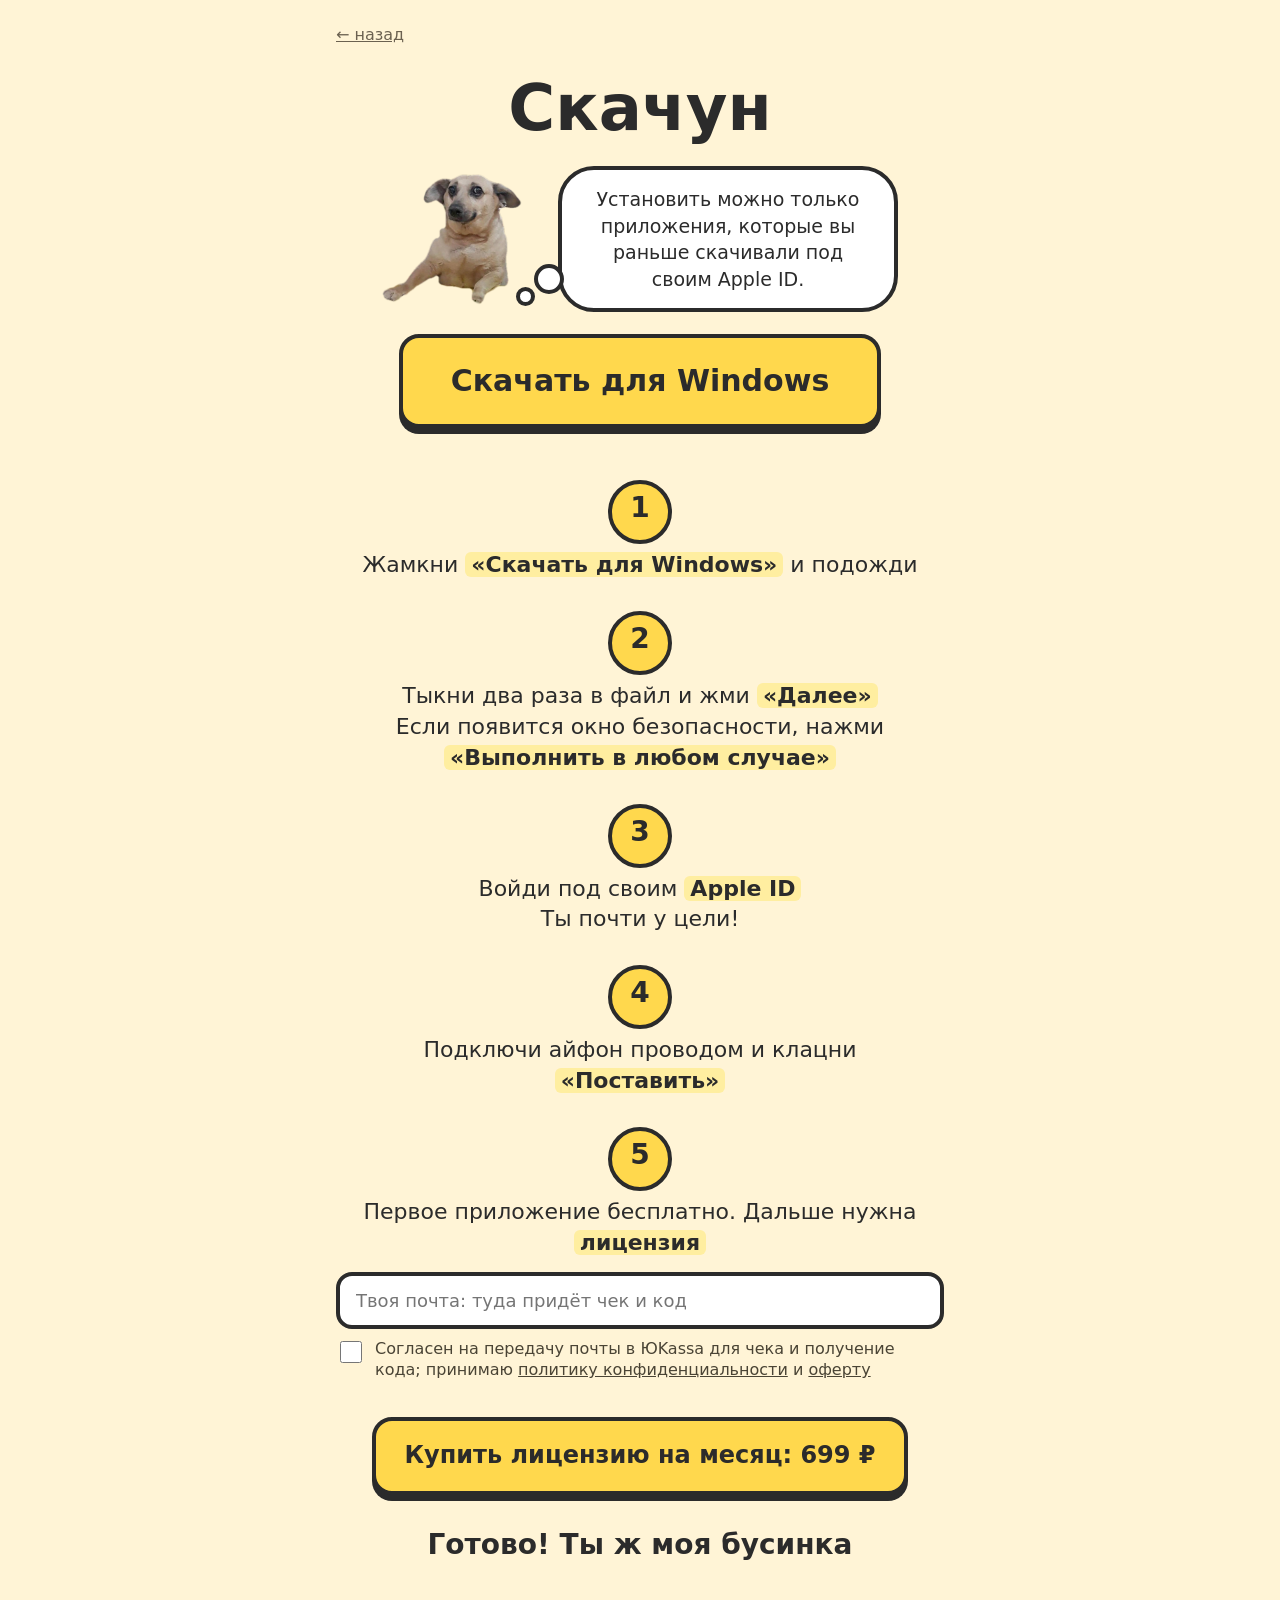
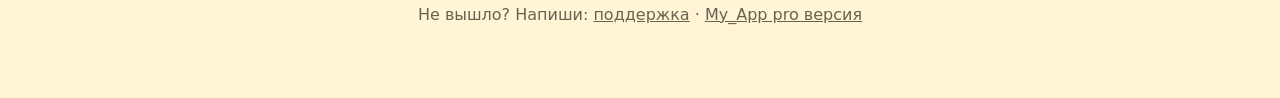
<file: prosto.html>
<!doctype html>
<html lang="ru">
<head>
  <meta charset="utf-8">
  <meta name="viewport" content="width=device-width, initial-scale=1">
  <title>Скачун: как поставить на iPhone приложение, которого нет в App Store</title>
  <link rel="canonical" href="https://zloyklaus.github.io/my-app-site/prosto.html">
  <meta name="description" content="Скачун: простая программа для Windows. Войди под Apple ID, подключи iPhone и поставь приложение, которое когда-то скачивал, даже если его удалили из App Store.">
  <link rel="icon" href="favicon.svg" type="image/svg+xml">
  <link rel="icon" href="favicon.ico" sizes="any">
  <meta name="theme-color" content="#fff4d6">
  <style>
    :root { color-scheme: light; }
    * { box-sizing: border-box; }
    body { margin: 0; background: #fff4d6; color: #2b2b2b; font-family: "Segoe UI", system-ui, Arial, sans-serif; font-size: 22px; line-height: 1.4; text-align: center; }
    .wrap { max-width: 640px; margin: 0 auto; padding: 24px 16px 56px; }
    .back { text-align: left; font-size: 16px; }
    .back a { color: #6b6150; }
    h1 { font-size: clamp(40px, 9vw, 64px); margin: 18px 0 0; }
    .hero { display: flex; align-items: center; justify-content: center; gap: 36px; flex-wrap: wrap; margin: 12px 0 6px; }
    .hero img { width: 140px; }
    /* мысль в облачке */
    .cloud { position: relative; width: 340px; max-width: 100%; min-height: 110px; background: #fff; border: 4px solid #2b2b2b; border-radius: 36px; padding: 16px 20px;
             font-size: 19px; display: flex; align-items: center; justify-content: center; }
    .cloud::before, .cloud::after { content: ""; position: absolute; background: #fff; border: 4px solid #2b2b2b; border-radius: 50%; }
    .cloud::before { width: 22px; height: 22px; left: -28px; bottom: 14px; }
    .cloud::after { width: 11px; height: 11px; left: -46px; bottom: 2px; }
    .cloud span { transition: opacity .35s; }
    .cloud span.off { opacity: 0; }
    .btn { display: block; width: fit-content; margin: 22px auto 0; padding: 22px 48px; border-radius: 20px; background: #ffd84d; color: #2b2b2b; font-size: 30px; font-weight: 800;
           text-decoration: none; border: 4px solid #2b2b2b; box-shadow: 0 6px 0 #2b2b2b; }
    .btn:hover { transform: translateY(3px); box-shadow: 0 3px 0 #2b2b2b; }
    .btn.off { background: #e8e1cf; color: #6b6150; pointer-events: none; box-shadow: none; border-color: #b9b09a; }
    ol { list-style: none; counter-reset: s; padding: 0; margin: 52px 0 0; }
    ol li { counter-increment: s; margin: 0 0 30px; }
    ol li::before { content: counter(s); display: block; width: 56px; height: 56px; margin: 0 auto 6px; border-radius: 50%; background: #ffd84d; border: 4px solid #2b2b2b;
                    font-weight: 800; font-size: 28px; line-height: 48px; }
    ol b { background: #ffeea0; padding: 0 6px; border-radius: 6px; }
    #buy-license { scroll-margin-top: 20px; }
    .buy { margin-top: 14px; text-align: left; font-size: 16px; }
    .buy input[type=email] { width: 100%; padding: 14px 16px; font-size: 18px; border: 4px solid #2b2b2b; border-radius: 16px; background: #fff; font-family: inherit; }
    .buy input[type=email].bad { border-color: #b3261e; }
    .consent { display: flex; gap: 10px; align-items: flex-start; margin-top: 10px; color: #4a4435; line-height: 1.3; }
    .consent input { width: 22px; height: 22px; flex: none; margin-top: 2px; }
    .consent.bad span { color: #b3261e; }
    .consent a { color: #4a4435; }
    .msg { min-height: 20px; margin-top: 8px; text-align: center; color: #4a4435; }
    .msg.error { color: #b3261e; font-weight: 700; }
    .buybtn { margin-top: 8px; font-size: 24px; padding: 18px 28px; text-align: center; }
    .buybtn.loading { opacity: .6; pointer-events: none; }
    .done { font-size: 28px; font-weight: 800; margin: 8px 0 40px; }
    .foot { font-size: 16px; color: #6b6150; }
    .foot a { color: #6b6150; }
    @media (prefers-reduced-motion: reduce) { .cloud span { transition: none; } }
  </style>
</head>
<body>
  <div class="wrap">
    <div class="back"><a href="index.html">&larr; назад</a></div>
    <h1>Скачун</h1>

    <div class="hero">
      <img src="img/dog.png" alt="" width="140">
      <div class="cloud" aria-live="polite"><span id="tip"></span></div>
    </div>

    <a class="btn off" id="dl" href="#">Скоро будет готово</a>

    <ol>
      <li>Жамкни <b>«Скачать для Windows»</b> и подожди</li>
      <li>Тыкни два раза в файл и жми <b>«Далее»</b><br>Если появится окно безопасности, нажми <b>«Выполнить в любом случае»</b></li>
      <li>Войди под своим <b>Apple ID</b><br>Ты почти у цели!</li>
      <li>Подключи айфон проводом и клацни <b>«Поставить»</b></li>
      <li id="buy-license">Первое приложение бесплатно. Дальше нужна <b>лицензия</b>
        <div class="buy">
          <input id="email" type="email" placeholder="Твоя почта: туда придёт чек и код" autocomplete="email" spellcheck="false">
          <label class="consent"><input type="checkbox" id="consent"> <span>Согласен на передачу почты в ЮKassa для чека и получение кода; принимаю <a href="privacy.html" target="_blank">политику конфиденциальности</a> и <a href="offer.html" target="_blank">оферту</a></span></label>
          <div class="msg" id="buyMsg" role="alert"></div>
          <a class="btn buybtn" id="buy" href="#">Купить лицензию на месяц: <span id="price">599</span>&nbsp;₽</a>
        </div>
      </li>
    </ol>
    <p class="done">Готово! Ты ж моя бусинка</p>

    <p class="foot">Не вышло? Напиши: <a id="mail" href="#">поддержка</a> &middot; <a href="pro.html">My_App pro версия</a></p>
  </div>

  <script src="config.js?v=release215-152"></script>
  <script>
    (function () {
      var c = window.MY_APP || {};
      var dl = document.getElementById('dl');
      if (c.downloadSkachun) { dl.href = c.downloadSkachun; dl.textContent = 'Скачать для Windows'; dl.className = 'btn'; }
      var mail = document.getElementById('mail');
      if (c.supportEmail) { mail.href = 'mailto:' + c.supportEmail; }
      var price = (c.prices && c.prices.month) || 599;
      document.getElementById('price').textContent = price;
      var emailEl = document.getElementById('email'), consent = document.getElementById('consent'), msg = document.getElementById('buyMsg'), buy = document.getElementById('buy');
      function say(t, err) { msg.textContent = t; msg.className = 'msg' + (err ? ' error' : ''); }
      emailEl.addEventListener('input', function () { emailEl.classList.remove('bad'); say('', false); });
      consent.addEventListener('change', function () { consent.parentNode.classList.remove('bad'); say('', false); });
      buy.addEventListener('click', function (e) {
        e.preventDefault();
        if (buy.classList.contains('loading')) return;
        var email = emailEl.value.trim();
        if (!/^[^\s@]+@[^\s@]+\.[^\s@]{2,}$/.test(email)) { emailEl.classList.add('bad'); emailEl.focus(); say('Напиши почту: на неё придёт чек и код лицензии', true); return; }
        if (!consent.checked) { consent.parentNode.classList.add('bad'); say('Поставь галочку «Согласен»', true); return; }
        var label = buy.innerHTML;
        buy.classList.add('loading'); buy.textContent = 'Открываю оплату…'; say('Создаю платёж, сейчас откроется страница оплаты…', false);
        function stop(t) { buy.classList.remove('loading'); buy.innerHTML = label; say(t, true); }
        fetch(c.payUrl, { method: 'POST', headers: { 'content-type': 'application/json' }, body: JSON.stringify({ action: 'create', plan: 'month', email: email }) })
          .then(function (r) { return r.json().then(function (d) { return { ok: r.ok, data: d }; }); })
          .then(function (res) {
            if (res.ok && res.data.confirmation_url) {
              try { localStorage.setItem('my_app_last_payment', res.data.id); } catch (x) {}
              window.location.href = res.data.confirmation_url; return;
            }
            var err = (res.data && res.data.error) || '';
            stop(err === 'bad_email' ? 'Проверь адрес почты.' : err === 'payments_not_configured' ? 'Оплата пока не подключена. Напиши в поддержку.' : 'Не получилось создать платёж. Попробуй позже.');
          })
          .catch(function () { stop('Нет связи с сервером. Проверь интернет.'); });
      });
      window.addEventListener('pageshow', function () { buy.classList.remove('loading'); });
      var tips = [
        'Установить можно только приложения, которые вы раньше скачивали под своим Apple ID.',
        'Не скачивали нужное приложение? Попросите учётную запись друга.',
        'Самая безопасная установка: через ваш компьютер под вашим Apple ID.',
        'Даже пятилетний ребёнок справится.',
        'Первое приложение ставится бесплатно.'
      ];
      var el = document.getElementById('tip'), i = 1;
      el.textContent = tips[0];
      setInterval(function () {
        el.className = 'off';
        setTimeout(function () { el.textContent = tips[i]; el.className = ''; i = (i + 1) % tips.length; }, 350);
      }, 5500);
    })();
  </script>
</body>
</html>
</file>
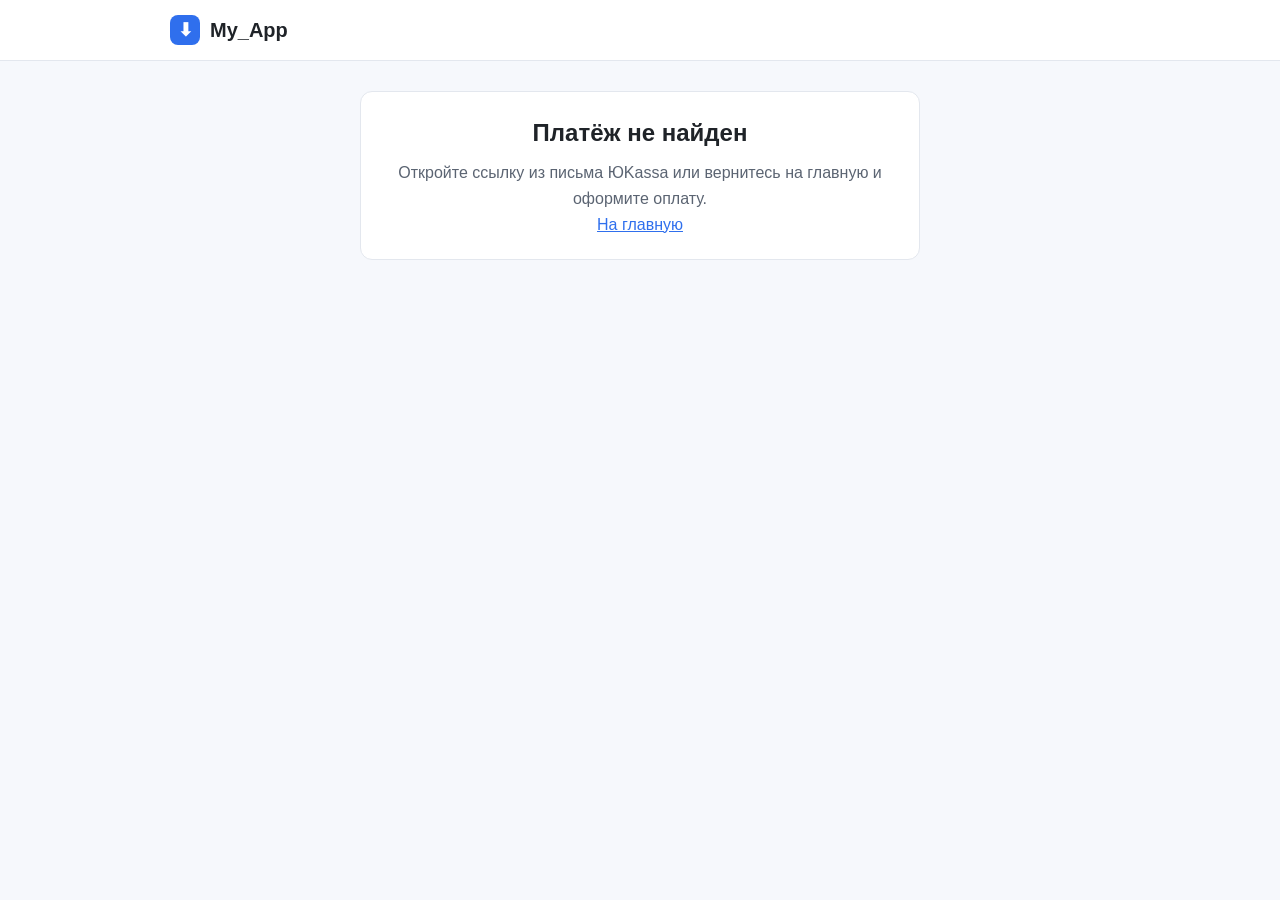
<file: success.html>
<!doctype html>
<html lang="ru">
<head>
  <meta charset="utf-8">
  <meta name="viewport" content="width=device-width, initial-scale=1">
  <meta name="robots" content="noindex">
  <meta name="referrer" content="no-referrer">
  <title>Оплата: My_App</title>
  <link rel="icon" href="favicon.svg" type="image/svg+xml">
  <link rel="icon" href="favicon.ico" sizes="any">
  <meta name="theme-color" content="#2f6fed">
  <link rel="stylesheet" href="style.css?v=20261020">
</head>
<body>
  <header class="top">
    <div class="wrap"><a class="logo" href="pro.html"><span class="mark">⬇</span> My_App</a></div>
  </header>

  <main class="wrap">
    <div class="card center-card" id="box">
      <div class="spinner" id="spin"></div>
      <h2 id="title" style="margin:0 0 8px">Проверяем оплату…</h2>
      <p id="text" style="color:var(--muted)">Это занимает несколько секунд. Не закрывайте страницу.</p>
      <div id="result" hidden>
        <div class="code" id="code"></div>
        <p><button class="btn" id="copy">Скопировать код</button> <button class="btn ghost" id="mailMe" hidden>Отправить на e-mail из платежа</button></p>
        <p class="msg" id="mailMsg" style="min-height:0"></p>
        <p class="notice">Сохраните код. Копия отправляется на e-mail, указанный при оплате (проверьте папку «Спам»); если письма нет, нажмите «Отправить на e-mail из платежа» (до 3 раз). Другой адрес указать нельзя, потому что мы не храним вашу почту.
          Адрес этой страницы тоже сохраняет код: можно вернуться по ссылке из браузера.
          Код вводится в программе: кнопка «Лицензия» → вставьте код → «Активировать».</p>
      </div>
      <p><a href="pro.html">На главную</a></p>
    </div>
  </main>

  <script src="config.js?v=release215-152"></script>
  <script>
    (function () {
      var cfg = window.MY_APP;
      var params = new URLSearchParams(location.search);
      var id = params.get('id');
      try { if (!id) id = localStorage.getItem('my_app_last_payment'); } catch (e) {}

      var title = document.getElementById('title');
      var text = document.getElementById('text');
      var spin = document.getElementById('spin');
      var result = document.getElementById('result');
      var codeEl = document.getElementById('code');

      function fail(t, d) { spin.hidden = true; title.textContent = t; text.textContent = d; }

      if (!id) { fail('Платёж не найден', 'Откройте ссылку из письма ЮKassa или вернитесь на главную и оформите оплату.'); return; }

      document.getElementById('copy').addEventListener('click', function () {
        var self = this;
        navigator.clipboard.writeText(codeEl.textContent).then(function () { self.textContent = 'Скопировано'; });
      });

      document.getElementById('mailMe').addEventListener('click', function () {
        var btn = this, msg = document.getElementById('mailMsg');
        btn.disabled = true; msg.className = 'msg'; msg.textContent = 'Отправляем…';
        fetch(cfg.payUrl, { method: 'POST', headers: { 'content-type': 'application/json' }, body: JSON.stringify({ action: 'resend', id: id }) })
          .then(function (r) { return r.json().then(function (d) { return { ok: r.ok, d: d }; }); })
          .then(function (res) {
            if (res.ok && res.d.ok) {
              msg.textContent = 'Письмо отправлено на ' + res.d.to + '. Проверьте также папку «Спам».';
              btn.hidden = res.d.left <= 0; btn.disabled = false;
              return;
            }
            var map = { limit: 'Письмо уже отправлялось 3 раза. Сохраните код отсюда или напишите в поддержку.', mail_not_configured: 'Отправка писем пока не подключена. Сохраните код отсюда.', no_email: 'Адрес не найден. Сохраните код отсюда или напишите в поддержку.' };
            msg.className = 'msg error'; msg.textContent = map[res.d && res.d.error] || 'Не удалось отправить письмо. Попробуйте позже или сохраните код отсюда.';
            btn.disabled = false;
          })
          .catch(function () { msg.className = 'msg error'; msg.textContent = 'Нет связи с сервером. Проверьте интернет.'; btn.disabled = false; });
      });

      var started = Date.now();
      function poll() {
        fetch(cfg.payUrl, { method: 'POST', headers: { 'content-type': 'application/json' }, body: JSON.stringify({ action: 'status', id: id }) })
          .then(function (r) { return r.json(); })
          .then(function (d) {
            if (d.status === 'succeeded' && d.code) {
              spin.hidden = true;
              title.textContent = d.renewed ? 'Лицензия продлена' : 'Оплата прошла';
              text.textContent = 'Тариф: ' + ({ year: '1 год', half: '6 месяцев', quarter: '3 месяца', month: '1 месяц' }[d.plan] || d.plan) + (d.expires ? ', действует до ' + d.expires.split('-').reverse().join('.') : '') + '.';
              codeEl.textContent = d.code;
              result.hidden = false;
              if (d.can_resend) document.getElementById('mailMe').hidden = false;
              return;
            }
            if (d.status === 'canceled') { fail('Платёж отменён', 'Оплата не прошла. Вы можете попробовать ещё раз на главной странице.'); return; }
            if (d.error === 'not_found') { fail('Платёж не найден', 'Проверьте ссылку или вернитесь на главную.'); return; }
            if (Date.now() - started > 15 * 60 * 1000) { fail('Оплата не подтверждена', 'Если деньги списаны, обновите страницу через несколько минут или напишите в поддержку, указав номер платежа: ' + id); return; }
            setTimeout(poll, 3000);
          })
          .catch(function () { setTimeout(poll, 5000); });
      }
      poll();
    })();
  </script>
</body>
</html>
</file>
<file: style.css>
:root {
  --ink: #1f2328;
  --muted: #5b6472;
  --line: #e3e7ee;
  --bg: #f6f8fc;
  --card: #ffffff;
  --accent: #2f6fed;
  --accent-dark: #2457c4;
  --ok: #16a34a;
  --warn: #b45309;
}

@media (prefers-color-scheme: dark) {
  :root {
    --ink: #e8ecf3;
    --muted: #9aa5b8;
    --line: #2a3140;
    --bg: #0f131b;
    --card: #171c27;
    --accent: #5b8cff;
    --accent-dark: #7aa0ff;
  }
}

* { box-sizing: border-box; }
html { scroll-behavior: smooth; }
body {
  margin: 0;
  background: var(--bg);
  color: var(--ink);
  font: 16px/1.6 -apple-system, "Segoe UI", Roboto, "Helvetica Neue", Arial, sans-serif;
}

.wrap { max-width: 980px; margin: 0 auto; padding: 0 20px; }
a { color: var(--accent); }

header.top { padding: 14px 0; border-bottom: 1px solid var(--line); background: var(--card); }
header.top .wrap { display: flex; align-items: center; justify-content: space-between; gap: 16px; }
.logo { display: flex; align-items: center; gap: 10px; font-weight: 700; font-size: 20px; color: var(--ink); text-decoration: none; }
.logo .mark {
  width: 30px; height: 30px; border-radius: 8px;
  background: var(--accent);
  display: grid; place-items: center; color: #fff; font-size: 18px;
}
nav a { margin-left: 6px; padding: 6px 12px; border-radius: 8px; color: var(--muted); text-decoration: none; }
nav a:hover { color: var(--ink); background: rgba(127, 127, 127, .14); }

.hero { padding: 48px 0 28px; text-align: center; }
.hero h1 { font-size: clamp(30px, 5vw, 46px); line-height: 1.15; margin: 0 0 14px; }
.hero p.lead { font-size: 19px; color: var(--muted); max-width: 640px; margin: 0 auto 26px; }

.btn {
  display: inline-block; border: 0; border-radius: 8px; padding: 11px 22px;
  background: var(--accent); color: #fff; font-size: 16px; font-weight: 600;
  text-decoration: none; cursor: pointer;
}
.btn:hover { background: var(--accent-dark); }
.btn.ghost { background: rgba(127, 127, 127, .14); color: var(--ink); }
.btn.ghost:hover { background: rgba(127, 127, 127, .24); }
.btn[disabled], .btn.disabled { opacity: .5; cursor: not-allowed; pointer-events: none; }
.hero .actions { display: flex; gap: 12px; justify-content: center; flex-wrap: wrap; }
.hero small { display: block; margin-top: 14px; color: var(--muted); }

section { padding: 38px 0; }
section h2 { font-size: 26px; margin: 0 0 18px; text-align: center; }

.grid { display: grid; gap: 16px; grid-template-columns: repeat(auto-fit, minmax(250px, 1fr)); }
.card {
  background: var(--card); border: 1px solid var(--line); border-radius: 12px; padding: 22px;
}
.card h3 { margin: 0 0 8px; font-size: 18px; }
.card p { margin: 0; color: var(--muted); }

.price { text-align: center; }
.price .amount { font-size: 38px; font-weight: 800; margin: 6px 0; }
.price .amount span { font-size: 17px; font-weight: 500; color: var(--muted); }
.price ul { text-align: left; color: var(--muted); padding-left: 20px; margin: 12px 0 18px; }
.price.best { border: 2px solid var(--accent); }
.badge { display: inline-block; background: var(--accent); color: #fff; border-radius: 999px; padding: 2px 10px; font-size: 13px; font-weight: 600; }

.extend { margin-top: 20px; text-align: center; color: var(--muted); }
.extend input {
  border: 1px solid var(--line); background: var(--card); color: var(--ink);
  border-radius: 10px; padding: 9px 12px; font: 15px Consolas, monospace; width: 290px; max-width: 100%;
}

.steps { counter-reset: s; list-style: none; padding: 0; display: grid; gap: 12px; }
.steps li { counter-increment: s; background: var(--card); border: 1px solid var(--line); border-radius: 14px; padding: 14px 16px 14px 56px; position: relative; }
.steps li::before {
  content: counter(s); position: absolute; left: 16px; top: 12px; width: 28px; height: 28px; border-radius: 50%;
  background: var(--accent); color: #fff; display: grid; place-items: center; font-weight: 700;
}

.notice { background: var(--card); border: 1px dashed var(--line); border-radius: 14px; padding: 14px 18px; color: var(--muted); font-size: 14px; }
.msg { margin-top: 14px; text-align: center; min-height: 24px; }
.msg.error { color: #dc2626; }

footer { padding: 30px 0 50px; color: var(--muted); font-size: 14px; text-align: center; border-top: 1px solid var(--line); margin-top: 20px; }
footer a { color: var(--muted); }

/* страница успеха */
.center-card { max-width: 560px; margin: 30px auto; text-align: center; }
.code {
  font: 700 24px Consolas, "Courier New", monospace; letter-spacing: 1px; background: var(--bg);
  border: 1px solid var(--line); border-radius: 12px; padding: 16px; margin: 16px 0; word-break: break-all; user-select: all;
}
.spinner {
  width: 38px; height: 38px; border-radius: 50%; border: 4px solid var(--line); border-top-color: var(--accent);
  margin: 10px auto 16px; animation: spin 1s linear infinite;
}
@keyframes spin { to { transform: rotate(360deg); } }

/* юридические страницы */
.doc { max-width: 780px; margin: 10px auto 40px; }
.doc h1 { font-size: 30px; }
.doc h2 { font-size: 20px; text-align: left; margin: 26px 0 8px; }
.doc .fill { background: #fff3cd; color: #664d03; border-radius: 4px; padding: 0 4px; }

.grid.plans { grid-template-columns: repeat(auto-fit, minmax(190px, 1fr)); }
.price .per { color: var(--muted); font-size: 14px; margin: -2px 0 6px; min-height: 22px; }
.price .per b { color: var(--ok); }
.price .amount { font-size: 32px; }

/* цена крупно, галочка согласия рядом с текстом */
.price .amount span[data-price] { font-size: inherit; font-weight: inherit; color: inherit; }
.extend input[type="checkbox"] { width: auto; vertical-align: middle; margin-right: 6px; }

/* кнопки тарифов на одной линии */
.price { display: flex; flex-direction: column; align-items: center; }
.price ul { flex: 1; align-self: stretch; }

/* Отклик кнопок: нажатие, «Оформляем…» с крутилкой */
.btn { transition: background .15s, transform .08s, box-shadow .15s; }
.btn:active:not([disabled]):not(.disabled) { transform: scale(.95); box-shadow: inset 0 3px 8px rgba(0, 0, 0, .28); }
.btn.loading { pointer-events: none; opacity: .9; cursor: progress; }
.btn.loading::before {
  content: ""; display: inline-block; width: 14px; height: 14px; margin-right: 8px; vertical-align: -2px;
  border: 2px solid currentColor; border-right-color: transparent; border-radius: 50%;
  animation: spin .7s linear infinite;
}
@keyframes spin { to { transform: rotate(360deg); } }

/* Ошибка в поле: красная рамка и встряска */
.field-error { outline: 2px solid #dc2626; outline-offset: 3px; border-radius: 8px; animation: shake .38s; }
@keyframes shake { 20% { transform: translateX(-7px); } 40% { transform: translateX(7px); } 60% { transform: translateX(-4px); } 80% { transform: translateX(4px); } }

@media (prefers-reduced-motion: reduce) { .btn, .field-error, .btn.loading::before { animation: none; transition: none; } }
/* Согласие: отдельный квадратик «Я согласен», пояснение строкой ниже */
.consent { margin: 14px auto 0; max-width: 580px; text-align: center; }
.consent-row {
  display: inline-flex; align-items: center; gap: 8px; padding: 5px 11px 5px 9px; cursor: pointer; user-select: none;
  border: 1px solid var(--line); border-radius: 8px; background: transparent; color: var(--ink); font-size: 14px; font-weight: 500; line-height: 1.2;
  transition: border-color .15s, background .15s, color .15s;
}
.consent-row:hover { border-color: var(--accent); }
.consent-row input[type="checkbox"] { width: 16px; height: 16px; margin: 0; padding: 0; border: 0; accent-color: var(--accent); cursor: pointer; }
.consent-row.required { border-color: #dc2626; background: rgba(220, 38, 38, .07); color: #dc2626; }
.consent-row.required input[type="checkbox"] { accent-color: #dc2626; outline: 2px solid #dc2626; outline-offset: 1px; }
.consent-text { font-size: 13px; margin: 8px 0 0; color: var(--muted); }
/* Сообщение прямо под полем почты: небольшое, без рамок; пустое — не занимает места */
#buyMsg { margin: 8px auto 0; min-height: 0; font-size: 14px; max-width: 520px; }
#buyMsg:empty { display: none; }

/* Промокод: строка ввода, зачёркнутая старая цена, блок с выданным кодом */
.promo-row { display: flex; gap: 10px; justify-content: center; flex-wrap: wrap; align-items: center; }
.promo-row input { text-transform: uppercase; }
.promo-gift { margin-top: 12px; }
.promo-gift .notice { text-align: left; }
.price .amount .old-price { display: block; font-size: 15px; font-weight: 500; color: var(--muted); text-decoration: line-through; line-height: 1; margin-bottom: 2px; }

/* оформление главной: плавающие значки приложений и выделенный шаг */
.hero { position: relative; overflow: hidden; }
.hero .wrap { position: relative; z-index: 1; }
.hero-note { max-width: 640px; margin: 16px auto 0; font-size: 14px; color: var(--muted); }
.floaters { position: absolute; inset: 0; pointer-events: none; z-index: 0; }
.tile {
  position: absolute; width: 74px; height: 74px; border-radius: 18px; display: flex; flex-direction: column; align-items: center; justify-content: center;
  background: linear-gradient(135deg, var(--g1), var(--g2)); color: #fff; box-shadow: 0 10px 24px rgba(30, 50, 110, .22);
  animation: floaty 6s ease-in-out infinite; opacity: .92;
}
.tile i { font-style: normal; font-size: 30px; line-height: 1; }
.tile em { font-style: normal; font-size: 11px; font-weight: 600; margin-top: 4px; letter-spacing: .2px; }
.tile:nth-child(even) { animation-duration: 7.5s; transform: rotate(-6deg); }
.tile:nth-child(odd) { transform: rotate(5deg); }
@keyframes floaty { 0%, 100% { translate: 0 0; } 50% { translate: 0 -16px; } }
@media (max-width: 860px) {
  .tile { width: 52px; height: 52px; border-radius: 13px; opacity: .55; }
  .tile i { font-size: 22px; } .tile em { display: none; }
}
@media (prefers-reduced-motion: reduce) { .tile { animation: none; } }
.steps li.key-step { border: 2px solid #ef4444; box-shadow: 0 0 0 4px rgba(239, 68, 68, .12); }
@media (max-width: 1000px) { .tile:nth-child(1), .tile:nth-child(4) { display: none; } }

/* значки с названиями приложений: текст вместо эмодзи */
.tile { width: 84px; height: 84px; }
.tile i { font-size: 24px; font-weight: 800; letter-spacing: -.5px; }
.tile em { font-size: 9.5px; }
@media (max-width: 1000px) { .tile:nth-child(1), .tile:nth-child(2) { display: none; } .tile:nth-child(3), .tile:nth-child(4) { display: flex; } }
@media (max-width: 860px) { .tile { width: 58px; height: 58px; } .tile i { font-size: 17px; } }

@media (max-width: 1000px) { .tile:nth-child(n+5) { display: none; } }

/* значки приложений-картинки */
.tile.pic { background: none; border-radius: 22.5%; width: 88px; height: 88px; opacity: 1; box-shadow: 0 12px 26px rgba(30, 50, 110, .25); }
.tile.pic img { width: 100%; height: 100%; display: block; border-radius: 22.5%; }
@media (max-width: 1000px) { .tile.pic { display: none; } .tile.pic:nth-child(5), .tile.pic:nth-child(6) { display: block; } }
@media (max-width: 860px) { .tile.pic { width: 60px; height: 60px; opacity: .85; } }

/* телефон: значки не плавают поверх текста, а ползут бегущей строкой под ним */
.icon-strip { display: none; }
@media (max-width: 700px) {
  .floaters { display: none; }
  .icon-strip { display: block; overflow: hidden; margin: 26px -16px 4px; -webkit-mask-image: linear-gradient(90deg, transparent, #000 8%, #000 92%, transparent); mask-image: linear-gradient(90deg, transparent, #000 8%, #000 92%, transparent); }
  .icon-track { display: flex; gap: 14px; width: max-content; animation: strip 28s linear infinite; padding: 6px 0 14px; }
  .icon-track img { width: 56px; height: 56px; border-radius: 22.5%; box-shadow: 0 6px 14px rgba(30, 50, 110, .22); flex: none; }
  nav a { margin-left: 0; padding: 6px 8px; font-size: 14px; }
  nav a[href="#features"] { display: none; }
}
@keyframes strip { to { transform: translateX(calc(-50% - 7px)); } }
@media (prefers-reduced-motion: reduce) { .icon-track { animation: none; } }
@media (max-width: 700px) { nav a[href="#pricing"], nav a[href="#download"] { display: none; } }
</file>
